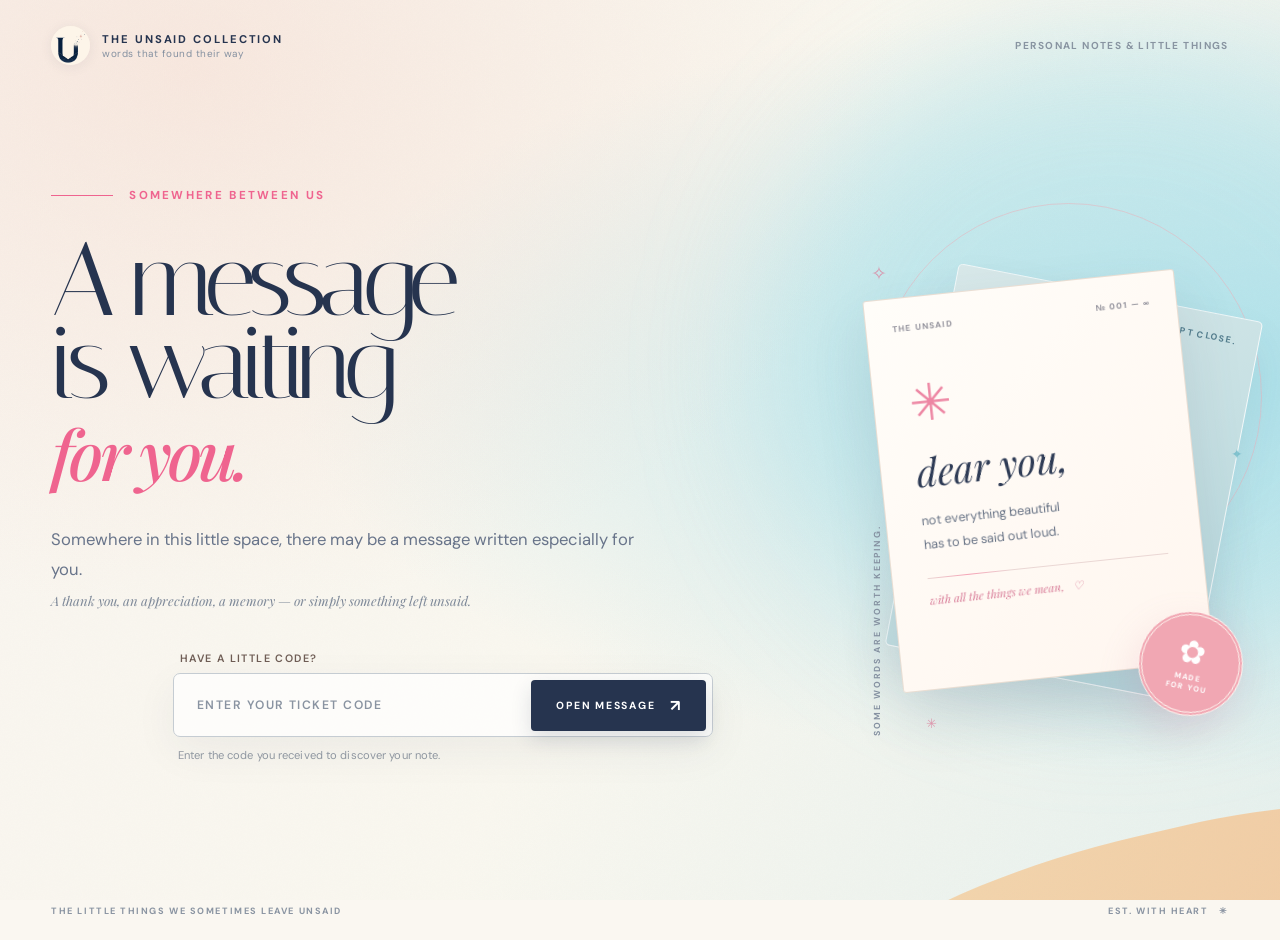
<file: index.html>
<!DOCTYPE html>
<html lang="en">
<head>
  <meta charset="UTF-8" />
  <meta name="viewport" content="width=device-width, initial-scale=1.0" />
  <meta name="description" content="Somewhere between us, there may be a message written especially for you. Welcome to The Unsaid Collection." />
  <meta name="theme-color" content="#f8f4ee" />
  <link rel="icon" type="image/png" sizes="32x32" href="assets/branding/favicon-32.png" />
  <link rel="apple-touch-icon" href="assets/branding/favicon-192.png" />
  <title>The Unsaid Collection — A Message for You</title>
  <link rel="preconnect" href="https://fonts.googleapis.com" />
  <link rel="preconnect" href="https://fonts.gstatic.com" crossorigin />
  <link href="https://fonts.googleapis.com/css2?family=DM+Sans:wght@400;500;600;700&family=Italiana&family=Playfair+Display:ital,wght@0,400;0,500;0,600;1,500;1,600&display=swap" rel="stylesheet" />
  <link rel="stylesheet" href="css/style.css?v=unsaid-20261031" />
  <link rel="stylesheet" href="css/landing-v2.css?v=unsaid-20261031" />
  <link rel="stylesheet" href="css/unsaid-redesign.css?v=unsaid-20261031" />
  <link rel="stylesheet" href="css/recipient-designs.css?v=unsaid-motion-20261031" />
  <link rel="stylesheet" href="css/unsaid-motion.css?v=unsaid-motion-20261031" />
</head>
<body class="landing-page dream-gate unsaid-landing">
  <div class="unsaid-atmosphere" aria-hidden="true">
    <span class="atmosphere-wash"></span>
    <span class="atmosphere-peach"></span>
    <span class="atmosphere-grain"></span>
    <span class="ambient-glimmer glimmer-one">✦</span>
    <span class="ambient-glimmer glimmer-two">✳</span>
    <span class="ambient-glimmer glimmer-three">✧</span>
    <span class="ambient-glimmer glimmer-four">✦</span>
  </div>

  <header class="dream-header unsaid-header">
    <a class="dream-brand unsaid-brand" href="index.html" aria-label="The Unsaid Collection home">
      <img class="unsaid-brand-mark" src="assets/branding/unsent-mark.png" alt="" />
      <span class="dream-brand-copy"><strong>THE UNSAID COLLECTION</strong><small>words that found their way</small></span>
    </a>
    <span class="dream-edition unsaid-edition">PERSONAL NOTES & LITTLE THINGS</span>
  </header>

  <main class="dream-main unsaid-main">
    <section class="dream-copy unsaid-copy" aria-labelledby="page-title">
      <p class="dream-kicker unsaid-kicker"><span aria-hidden="true"></span>SOMEWHERE BETWEEN US</p>
      <h1 id="page-title">A message<br />is waiting<br /><em>for you.</em></h1>
      <p class="dream-description unsaid-description">Somewhere in this little space, there may be a message written especially for you.</p>
      <p class="unsaid-whisper">A thank you, an appreciation, a memory — or simply something left unsaid.</p>

      <form id="inviteForm" class="invite-form dream-form unsaid-form" novalidate>
        <label for="inviteCode" class="unsaid-input-label">HAVE A LITTLE CODE?</label>
        <p id="formMessage" class="form-message dream-feedback" role="status" aria-live="polite"></p>
        <div class="input-wrap dream-input unsaid-input">
          <input id="inviteCode" name="inviteCode" type="text" inputmode="text" autocomplete="off" autocapitalize="characters" spellcheck="false" placeholder="ENTER YOUR TICKET CODE" maxlength="30" aria-describedby="formMessage" />
          <button id="submitButton" type="submit" aria-label="Open your message">
            <span class="button-label">OPEN MESSAGE</span><span class="button-arrow" aria-hidden="true">↗</span>
          </button>
        </div>
        <p class="unsaid-form-note">Enter the code you received to discover your note.</p>
      </form>
    </section>

    <aside class="unsaid-art" aria-hidden="true">
      <span class="unsaid-art-orbit"></span>
      <span class="art-floating-star floating-star-a">✧</span>
      <span class="art-floating-star floating-star-b">✦</span>
      <span class="art-floating-star floating-star-c">✳</span>
      <div class="unsaid-postcard-back"><span>WORDS, KEPT CLOSE.</span></div>
      <div class="unsaid-postcard">
        <div class="postcard-heading"><span>THE UNSAID</span><span>№ 001 — ∞</span></div>
        <div class="postcard-flower">✳</div>
        <div class="postcard-script">dear you,</div>
        <p>not everything beautiful<br />has to be said out loud.</p>
        <div class="postcard-rule"></div>
        <span class="postcard-signoff">with all the things we mean, &nbsp; ♡</span>
      </div>
      <div class="unsaid-art-seal"><span>✿</span><small>MADE<br />FOR YOU</small></div>
      <div class="unsaid-art-caption">SOME WORDS ARE WORTH KEEPING.</div>
    </aside>
  </main>

  <footer class="unsaid-footer"><span>THE LITTLE THINGS WE SOMETIMES LEAVE UNSAID</span><span>EST. WITH HEART &nbsp; ✳</span></footer>

  <div id="successOverlay" class="success-overlay dream-success" aria-hidden="true">
    <div class="success-portal" aria-hidden="true"><span class="success-orbit orbit-one"></span><span class="success-orbit orbit-two"></span><span class="success-star">✦</span></div>
    <div class="success-card"><p class="success-kicker">A NOTE HAS FOUND YOU</p><h2>For you, <span id="guestName">friend</span>.</h2><p>Your personal message is opening.</p><div class="loading-line"><span></span></div></div>
  </div>

  <button id="ownerResetButton" class="owner-reset-button" type="button" aria-label="Reset one-time read history"></button>
  <script src="js/messages.js?v=unsaid-20261031"></script>
  <script src="js/app.js?v=unsaid-20261031"></script>
</body>
</html>
</file>
<file: css/style.css>
:root {
  --ink: #25233a;
  --muted: #706d83;
  --paper: rgba(255, 255, 255, 0.76);
  --line: rgba(37, 35, 58, 0.13);
  --shadow: 0 30px 90px rgba(67, 54, 106, 0.18);
}

* {
  box-sizing: border-box;
}

html {
  scroll-behavior: smooth;
}

body {
  margin: 0;
  min-height: 100vh;
  font-family: "DM Sans", sans-serif;
  color: var(--ink);
  background: #f6f2fb;
  overflow-x: hidden;
}

button,
input {
  font: inherit;
}

button,
a {
  -webkit-tap-highlight-color: transparent;
}

button {
  cursor: pointer;
}

/* =========================================================
   LANDING PAGE — THE PRIVATE INVITATION
   ========================================================= */
.landing-page {
  position: relative;
  min-height: 100vh;
  display: flex;
  flex-direction: column;
  color: #f7f0e8;
  background: #0d1326;
  isolation: isolate;
}

.night-sky {
  position: fixed;
  z-index: -2;
  inset: 0;
  overflow: hidden;
  pointer-events: none;
  background:
    radial-gradient(circle at 70% 14%, rgba(120, 114, 165, 0.16), transparent 30%),
    radial-gradient(circle at 13% 84%, rgba(112, 64, 93, 0.18), transparent 31%),
    linear-gradient(145deg, #10182e 0%, #0d1326 48%, #111326 100%);
}

.aurora,
.moon-glow,
.stars,
.landing-grain {
  position: absolute;
}

.aurora {
  border-radius: 50%;
  filter: blur(75px);
  opacity: 0.34;
  animation: landing-drift 16s ease-in-out infinite;
}

.aurora-one {
  width: 540px;
  height: 410px;
  top: -180px;
  right: -100px;
  background: #7775a8;
}

.aurora-two {
  width: 430px;
  height: 430px;
  left: -180px;
  bottom: -220px;
  background: #713e5f;
  animation-delay: -7s;
}

.moon-glow {
  width: 320px;
  height: 320px;
  top: 9%;
  right: 13%;
  border-radius: 50%;
  background: rgba(247, 232, 206, 0.09);
  filter: blur(18px);
  box-shadow: 0 0 100px rgba(246, 224, 189, 0.08);
}

.stars {
  inset: 0;
  opacity: 0.36;
  background-image:
    radial-gradient(circle, rgba(255,255,255,.9) 0 1px, transparent 1.2px),
    radial-gradient(circle, rgba(255,239,218,.72) 0 1px, transparent 1.3px);
  background-position: 0 0, 35px 24px;
}

.stars-small {
  background-size: 86px 86px, 112px 112px;
  mask-image: linear-gradient(to bottom, black, transparent 84%);
}

.stars-large {
  opacity: 0.17;
  background-size: 220px 220px, 310px 310px;
  transform: translateY(-40px);
}

.landing-grain {
  inset: 0;
  opacity: 0.14;
  mix-blend-mode: soft-light;
  background-image: url("data:image/svg+xml,%3Csvg viewBox='0 0 180 180' xmlns='http://www.w3.org/2000/svg'%3E%3Cfilter id='n'%3E%3CfeTurbulence type='fractalNoise' baseFrequency='.86' numOctaves='3' stitchTiles='stitch'/%3E%3C/filter%3E%3Crect width='100%25' height='100%25' filter='url(%23n)' opacity='.55'/%3E%3C/svg%3E");
}

.landing-header,
.landing-footer,
.landing-shell {
  width: min(1240px, calc(100% - 48px));
  margin-inline: auto;
}

.landing-header {
  position: relative;
  z-index: 4;
  display: flex;
  align-items: center;
  justify-content: space-between;
  gap: 20px;
  padding: 30px 0 14px;
  border-bottom: 1px solid rgba(255,255,255,0.1);
}

.landing-brand {
  display: inline-flex;
  align-items: center;
  gap: 10px;
  color: #f6ede4;
  font-family: "Italiana", "Playfair Display", serif;
  font-size: 1.2rem;
  letter-spacing: 0.06em;
  text-decoration: none;
}

.brand-star {
  color: #d0aa7c;
  font-size: 0.85rem;
}

.landing-header p,
.landing-footer p {
  margin: 0;
  color: rgba(238, 230, 222, 0.46);
  font-size: 0.68rem;
  letter-spacing: 0.16em;
  text-transform: uppercase;
}

.landing-shell {
  position: relative;
  z-index: 2;
  flex: 1;
  display: grid;
  grid-template-columns: minmax(0, 1.02fr) minmax(430px, 0.78fr);
  align-items: center;
  gap: clamp(55px, 8vw, 120px);
  padding: 58px 0 62px;
}

.landing-copy {
  max-width: 650px;
}

.landing-kicker {
  display: flex;
  align-items: center;
  gap: 12px;
  margin: 0 0 25px;
  color: #c8a77f;
  font-size: 0.69rem;
  font-weight: 600;
  letter-spacing: 0.19em;
  text-transform: uppercase;
}

.landing-kicker span {
  width: 42px;
  height: 1px;
  background: #c8a77f;
}

.landing-copy h1 {
  margin: 0;
  color: #f7f0e8;
  font-family: "Italiana", "Playfair Display", serif;
  font-size: clamp(4rem, 7.2vw, 7.25rem);
  font-weight: 400;
  letter-spacing: -0.05em;
  line-height: 0.91;
}

.landing-copy h1 em {
  display: block;
  margin-top: 0.11em;
  color: #d4af83;
  font-family: "Playfair Display", serif;
  font-size: 0.58em;
  font-weight: 500;
  letter-spacing: -0.025em;
}

.landing-intro {
  max-width: 590px;
  margin: 32px 0 0;
  color: rgba(239, 232, 225, 0.65);
  font-size: 0.98rem;
  line-height: 1.9;
}

.landing-details {
  display: flex;
  align-items: center;
  gap: 24px;
  margin-top: 46px;
}

.landing-details > div {
  display: grid;
  grid-template-columns: auto 1fr;
  align-items: center;
  gap: 12px;
  max-width: 200px;
}

.landing-details strong {
  color: #d0aa7c;
  font-family: "Italiana", serif;
  font-size: 1.45rem;
  font-weight: 400;
}

.landing-details span {
  color: rgba(239, 232, 225, 0.53);
  font-size: 0.72rem;
  line-height: 1.45;
}

.landing-details > i {
  width: 35px;
  height: 1px;
  background: rgba(255,255,255,0.14);
}

.invitation-stage {
  position: relative;
  width: min(100%, 505px);
  justify-self: end;
  padding: 24px 18px 18px;
  perspective: 1300px;
}

.letter-stack {
  position: absolute;
  inset: 40px 30px 6px;
  transform-style: preserve-3d;
}

.paper {
  position: absolute;
  inset: 0;
  border: 1px solid rgba(67, 51, 51, 0.11);
  border-radius: 4px;
  background: #e9dfd0;
  box-shadow: 0 30px 80px rgba(0,0,0,0.28);
}

.paper-back {
  transform: rotate(6deg) translate(8px, 8px);
  opacity: 0.5;
}

.paper-middle {
  transform: rotate(-3deg) translate(-7px, 7px);
  opacity: 0.72;
}

.invitation-card {
  position: relative;
  z-index: 2;
  min-height: 565px;
  padding: clamp(34px, 5vw, 53px);
  color: #28211f;
  background:
    linear-gradient(rgba(245, 237, 224, 0.95), rgba(245, 237, 224, 0.95)),
    repeating-linear-gradient(0deg, transparent 0 30px, rgba(75,52,42,.04) 31px);
  border: 1px solid rgba(255,255,255,0.65);
  border-radius: 4px;
  box-shadow: 0 38px 100px rgba(0,0,0,0.37);
  transform: rotateY(-2deg) rotateZ(0.25deg);
  transition: transform 0.5s cubic-bezier(.2,.8,.2,1), box-shadow 0.5s ease;
}

.invitation-stage:hover .invitation-card,
.invitation-stage:focus-within .invitation-card {
  transform: rotateY(0deg) rotateZ(0deg) translateY(-4px);
  box-shadow: 0 46px 115px rgba(0,0,0,0.42);
}

.card-corners::before,
.card-corners::after,
.invitation-card::before,
.invitation-card::after {
  position: absolute;
  width: 22px;
  height: 22px;
  content: "";
  border-color: rgba(92, 69, 56, 0.34);
}

.card-corners::before { top: 15px; left: 15px; border-top: 1px solid; border-left: 1px solid; }
.card-corners::after { top: 15px; right: 15px; border-top: 1px solid; border-right: 1px solid; }
.invitation-card::before { bottom: 15px; left: 15px; border-bottom: 1px solid; border-left: 1px solid; }
.invitation-card::after { bottom: 15px; right: 15px; border-bottom: 1px solid; border-right: 1px solid; }

.invitation-heading {
  display: flex;
  align-items: center;
  justify-content: space-between;
  color: rgba(53, 42, 38, 0.45);
  font-size: 0.65rem;
  letter-spacing: 0.16em;
  text-transform: uppercase;
}

.invitation-symbol {
  color: #966346;
  font-size: 0.9rem;
}

.wax-seal {
  position: relative;
  width: 74px;
  height: 74px;
  display: grid;
  place-items: center;
  margin: 32px auto 27px;
  color: #f0d8c2;
  background:
    radial-gradient(circle at 35% 28%, rgba(255,255,255,.25), transparent 18%),
    radial-gradient(circle, #a2574a 0 58%, #844338 60% 72%, #9b5144 74%);
  border-radius: 48% 52% 46% 54% / 54% 44% 56% 46%;
  filter: drop-shadow(0 8px 10px rgba(83,38,32,.28));
  transform: rotate(-7deg);
  transition: transform 0.35s ease;
}

.invitation-stage:hover .wax-seal {
  transform: rotate(0) scale(1.04);
}

.wax-seal::after {
  position: absolute;
  inset: 11px;
  border: 1px solid rgba(249, 220, 196, 0.42);
  border-radius: 50%;
  content: "";
}

.wax-seal span {
  position: relative;
  z-index: 1;
  font-family: "Italiana", serif;
  font-size: 1.85rem;
}

.card-kicker {
  margin: 0 0 11px;
  color: #9a6a4d;
  font-size: 0.62rem;
  font-weight: 600;
  letter-spacing: 0.17em;
  text-align: center;
  text-transform: uppercase;
}

.invitation-card h2 {
  margin: 0;
  font-family: "Italiana", "Playfair Display", serif;
  font-size: clamp(2.55rem, 4vw, 3.35rem);
  font-weight: 400;
  letter-spacing: -0.04em;
  line-height: 0.95;
  text-align: center;
}

.card-description {
  max-width: 310px;
  margin: 20px auto 28px;
  color: #786b65;
  font-size: 0.82rem;
  line-height: 1.65;
  text-align: center;
}

.invite-form {
  width: 100%;
  margin: 0 auto;
}

.invite-form label {
  display: block;
  margin: 0 0 8px 2px;
  color: #6f5d55;
  font-size: 0.67rem;
  font-weight: 600;
  letter-spacing: 0.13em;
  text-transform: uppercase;
}

.input-wrap {
  display: grid;
  grid-template-columns: auto minmax(0, 1fr) auto;
  align-items: center;
  gap: 10px;
  min-height: 59px;
  padding: 6px 7px 6px 15px;
  border: 1px solid rgba(79, 58, 48, 0.2);
  background: rgba(255,255,255,0.39);
  box-shadow: inset 0 1px rgba(255,255,255,0.55);
  transition: border-color .25s ease, box-shadow .25s ease, transform .25s ease;
}

.input-wrap:focus-within {
  border-color: rgba(146, 82, 64, 0.58);
  box-shadow: 0 10px 28px rgba(75, 51, 43, 0.11), inset 0 1px rgba(255,255,255,.75);
  transform: translateY(-1px);
}

.input-wrap.error {
  border-color: rgba(165, 55, 62, 0.62);
  animation: shake 0.38s ease;
}

.input-icon {
  color: rgba(91, 68, 58, 0.45);
  font-family: "Italiana", serif;
  font-size: 1.2rem;
}

.input-wrap input {
  min-width: 0;
  width: 100%;
  padding: 12px 0;
  border: 0;
  outline: 0;
  color: #342925;
  background: transparent;
  font-size: 0.92rem;
  font-weight: 600;
  letter-spacing: 0.12em;
  text-transform: uppercase;
}

.input-wrap input::placeholder {
  color: rgba(87, 68, 61, 0.31);
}

.input-wrap button {
  min-width: 112px;
  display: inline-flex;
  align-items: center;
  justify-content: center;
  gap: 10px;
  padding: 14px 16px;
  border: 0;
  color: #f8eee4;
  background: #2e292b;
  box-shadow: 0 9px 20px rgba(41, 34, 35, 0.2);
  transition: transform .2s ease, background .2s ease, opacity .2s ease;
}

.input-wrap button:hover {
  background: #4b3936;
  transform: translateY(-2px);
}

.input-wrap button:disabled {
  cursor: progress;
  opacity: .67;
}

.input-wrap button.checking .button-arrow {
  animation: spinner .7s linear infinite;
}

.button-arrow {
  font-size: 1rem;
}

.form-feedback {
  min-height: 28px;
  display: flex;
  align-items: flex-start;
  justify-content: space-between;
  gap: 12px;
  padding: 8px 2px 0;
}

.form-message {
  margin: 0;
  color: #a13f48;
  font-size: 0.72rem;
  line-height: 1.35;
}

.form-message.success {
  color: #4d755b;
}

.form-feedback > span {
  flex: none;
  color: rgba(80, 63, 56, 0.43);
  font-size: 0.64rem;
}

.card-footer {
  display: flex;
  align-items: center;
  justify-content: center;
  gap: 10px;
  margin-top: 19px;
  color: rgba(65, 50, 44, 0.38);
  font-family: "Playfair Display", serif;
  font-size: 0.62rem;
  font-style: italic;
}

.card-footer i {
  width: 3px;
  height: 3px;
  background: #a27b64;
  border-radius: 50%;
}

.floating-note {
  position: absolute;
  z-index: 4;
  padding: 9px 13px;
  color: rgba(243, 231, 219, 0.6);
  background: rgba(12, 17, 33, 0.62);
  border: 1px solid rgba(255,255,255,0.09);
  border-radius: 999px;
  backdrop-filter: blur(12px);
  font-family: "Playfair Display", serif;
  font-size: 0.66rem;
  font-style: italic;
  white-space: nowrap;
  box-shadow: 0 12px 35px rgba(0,0,0,.18);
  animation: note-float 5s ease-in-out infinite;
}

.note-one {
  top: 9px;
  right: -47px;
}

.note-two {
  left: -59px;
  bottom: 49px;
  animation-delay: -2.3s;
}

.landing-footer {
  position: relative;
  z-index: 3;
  display: flex;
  justify-content: space-between;
  gap: 24px;
  padding: 14px 0 27px;
}

.landing-footer span {
  display: inline-block;
  margin-left: 6px;
  animation: scroll-nudge 1.8s ease-in-out infinite;
}

.reveal-item {
  opacity: 0;
  transform: translateY(18px);
  animation: reveal .85s cubic-bezier(.2,.75,.2,1) forwards;
}

.landing-header.reveal-item { animation-delay: .05s; }
.landing-copy .reveal-item:nth-child(1) { animation-delay: .12s; }
.landing-copy .reveal-item:nth-child(2) { animation-delay: .22s; }
.landing-copy .reveal-item:nth-child(3) { animation-delay: .34s; }
.landing-copy .reveal-item:nth-child(4) { animation-delay: .46s; }
.invitation-stage.reveal-item { animation-delay: .3s; }
.landing-footer.reveal-item { animation-delay: .58s; }

.success-overlay {
  position: fixed;
  z-index: 30;
  inset: 0;
  display: grid;
  place-items: center;
  padding: 24px;
  background: rgba(6, 10, 22, 0.72);
  backdrop-filter: blur(20px);
  opacity: 0;
  visibility: hidden;
  transition: opacity .4s ease, visibility .4s ease;
}

.success-overlay.active {
  opacity: 1;
  visibility: visible;
}

.success-rings {
  position: absolute;
  width: min(68vw, 660px);
  aspect-ratio: 1;
}

.success-rings span {
  position: absolute;
  inset: 0;
  border: 1px solid rgba(218, 180, 134, 0.12);
  border-radius: 50%;
  animation: ring-pulse 2s ease-out infinite;
}

.success-rings span:nth-child(2) { inset: 13%; animation-delay: -.65s; }
.success-rings span:nth-child(3) { inset: 27%; animation-delay: -1.3s; }

.success-card {
  position: relative;
  width: min(440px, 100%);
  padding: 46px 38px;
  color: #2c2523;
  text-align: center;
  background: #f3eadf;
  border: 1px solid rgba(255,255,255,0.75);
  box-shadow: 0 40px 120px rgba(0,0,0,.45);
  transform: translateY(22px) scale(.96);
  transition: transform .45s cubic-bezier(.2,.8,.2,1);
}

.success-overlay.active .success-card {
  transform: translateY(0) scale(1);
}

.success-icon {
  width: 48px;
  height: 48px;
  display: grid;
  place-items: center;
  margin: 0 auto 18px;
  color: #9e654d;
  border: 1px solid rgba(126, 82, 63, .24);
  border-radius: 50%;
}

.success-kicker {
  margin: 0;
  color: #9b6a52;
  font-size: .67rem;
  font-weight: 600;
  letter-spacing: .18em;
  text-transform: uppercase;
}

.success-card h2 {
  margin: 12px 0 9px;
  font-family: "Italiana", "Playfair Display", serif;
  font-size: 2.75rem;
  font-weight: 400;
  letter-spacing: -.04em;
}

.success-card > p:not(.success-kicker) {
  margin: 0;
  color: #746862;
}

.success-card small {
  color: #8e817a;
}

.loading-line {
  height: 2px;
  margin: 27px 0 14px;
  overflow: hidden;
  background: rgba(76, 57, 49, 0.11);
}

.loading-line span {
  display: block;
  width: 0;
  height: 100%;
  background: linear-gradient(90deg, #804a3e, #cf9f73);
}

.success-overlay.active .loading-line span {
  animation: load 1.45s ease forwards;
}

.landing-page.invite-accepted .invitation-card {
  transform: translateY(-10px) rotateX(2deg) scale(.98);
}

@keyframes landing-drift {
  0%, 100% { transform: translate3d(0,0,0) scale(1); }
  50% { transform: translate3d(34px,-18px,0) scale(1.08); }
}

@keyframes note-float {
  0%, 100% { transform: translateY(0) rotate(-1deg); }
  50% { transform: translateY(-8px) rotate(1deg); }
}

@keyframes scroll-nudge {
  0%, 100% { transform: translateY(0); opacity: .5; }
  50% { transform: translateY(4px); opacity: 1; }
}

@keyframes spinner {
  to { transform: rotate(360deg); }
}

@keyframes ring-pulse {
  0% { transform: scale(.7); opacity: 0; }
  35% { opacity: .8; }
  100% { transform: scale(1.12); opacity: 0; }
}

@media (max-width: 1020px) {
  .landing-shell {
    grid-template-columns: 1fr;
    gap: 70px;
    padding-top: 70px;
  }

  .landing-copy {
    max-width: 780px;
    text-align: center;
    justify-self: center;
  }

  .landing-kicker,
  .landing-details {
    justify-content: center;
  }

  .landing-intro {
    margin-inline: auto;
  }

  .invitation-stage {
    justify-self: center;
  }
}

@media (max-width: 620px) {
  .landing-header,
  .landing-footer,
  .landing-shell {
    width: min(100% - 28px, 1240px);
  }

  .landing-header {
    padding-top: 20px;
  }

  .landing-header p {
    display: none;
  }

  .landing-shell {
    gap: 45px;
    padding: 50px 0 36px;
  }

  .landing-copy h1 {
    font-size: clamp(3.35rem, 18vw, 5.2rem);
  }

  .landing-intro {
    font-size: .9rem;
    line-height: 1.8;
  }

  .landing-details {
    gap: 12px;
    margin-top: 35px;
  }

  .landing-details > div {
    grid-template-columns: 1fr;
    gap: 2px;
    text-align: center;
  }

  .landing-details > i {
    width: 20px;
  }

  .invitation-stage {
    padding: 10px 0;
  }

  .letter-stack {
    inset: 25px 7px 0;
  }

  .invitation-card {
    min-height: 0;
    padding: 38px 24px 34px;
    transform: none;
  }

  .invitation-stage:hover .invitation-card,
  .invitation-stage:focus-within .invitation-card {
    transform: translateY(-2px);
  }

  .wax-seal {
    width: 66px;
    height: 66px;
    margin: 27px auto 23px;
  }

  .input-wrap {
    grid-template-columns: auto minmax(0, 1fr);
    padding: 8px 9px 8px 14px;
  }

  .input-wrap button {
    grid-column: 1 / -1;
    width: 100%;
  }

  .form-feedback {
    min-height: 37px;
  }

  .floating-note {
    display: none;
  }

  .card-footer {
    gap: 7px;
    font-size: .57rem;
  }

  .landing-footer {
    justify-content: center;
    text-align: center;
  }

  .landing-footer p:last-child {
    display: none;
  }
}

.message-page {
  min-height: 100vh;
  transition: background 0.6s ease, color 0.6s ease;
}

.message-header,
.message-footer {
  position: relative;
  z-index: 5;
  display: flex;
  align-items: center;
  justify-content: space-between;
  gap: 20px;
  width: min(1180px, calc(100% - 40px));
  margin: 0 auto;
}

.message-header {
  padding: 24px 0;
}

.brand {
  color: inherit;
  font-family: "Playfair Display", serif;
  font-style: italic;
  text-decoration: none;
}

.ghost-button,
.secondary-button {
  border: 1px solid var(--theme-line, rgba(255,255,255,0.25));
  color: inherit;
  background: var(--theme-glass, rgba(255,255,255,0.08));
  backdrop-filter: blur(12px);
  transition: transform 0.2s ease, background 0.2s ease;
}

.ghost-button {
  padding: 10px 15px;
  border-radius: 999px;
  font-size: 0.78rem;
}

.ghost-button:hover,
.secondary-button:hover {
  transform: translateY(-2px);
  background: var(--theme-glass-hover, rgba(255,255,255,0.14));
}

.message-shell {
  position: relative;
  z-index: 2;
  width: min(1000px, calc(100% - 32px));
  margin: 0 auto;
}

.intro-scene {
  min-height: calc(100vh - 150px);
  display: flex;
  flex-direction: column;
  align-items: center;
  justify-content: center;
  padding: 42px 0 90px;
  text-align: center;
  transition: opacity 0.5s ease, transform 0.5s ease;
}

.intro-scene.leaving {
  opacity: 0;
  transform: translateY(-22px);
}

.envelope-wrap {
  height: 180px;
  display: grid;
  place-items: center;
  margin-bottom: 24px;
  perspective: 1000px;
}

.envelope {
  position: relative;
  width: 230px;
  height: 145px;
  padding: 0;
  border: 0;
  background: transparent;
  filter: drop-shadow(0 25px 28px rgba(0,0,0,0.18));
  transition: transform 0.25s ease;
}

.envelope:hover {
  transform: translateY(-7px) rotate(-1deg);
}

.envelope-back,
.envelope-front,
.envelope-flap {
  position: absolute;
  inset: 0;
  border-radius: 10px;
}

.envelope-back {
  background: var(--theme-envelope, #ece0f4);
}

.envelope-front {
  z-index: 3;
  clip-path: polygon(0 0, 50% 50%, 100% 0, 100% 100%, 0 100%);
  background: var(--theme-envelope-front, #dfcfe9);
}

.envelope-flap {
  z-index: 4;
  transform-origin: top;
  clip-path: polygon(0 0, 100% 0, 50% 62%);
  background: var(--theme-envelope-flap, #f4e9f9);
  transition: transform 0.75s cubic-bezier(.2,.8,.2,1), z-index 0s 0.3s;
}

.letter-preview {
  position: absolute;
  z-index: 2;
  left: 18px;
  right: 18px;
  bottom: 12px;
  height: 112px;
  padding: 22px;
  background: #fffdf8;
  border-radius: 8px;
  transition: transform 0.75s cubic-bezier(.2,.8,.2,1);
}

.letter-lines,
.letter-lines::before,
.letter-lines::after {
  display: block;
  height: 5px;
  border-radius: 99px;
  background: #ddd5cc;
  content: "";
}

.letter-lines::before {
  width: 72%;
  margin-top: 12px;
}

.letter-lines::after {
  width: 54%;
  margin-top: 12px;
}

.letter-seal {
  position: absolute;
  right: 18px;
  bottom: 15px;
  color: var(--theme-accent, #8b6da7);
}

.envelope.opened .envelope-flap {
  z-index: 1;
  transform: rotateX(180deg);
}

.envelope.opened .letter-preview {
  transform: translateY(-74px);
}

.message-kicker {
  margin: 0 0 12px;
  color: var(--theme-accent, #b8a4d9);
}

.intro-scene h1 {
  margin: 0;
  max-width: 750px;
  font-size: clamp(3.3rem, 9vw, 7rem);
  line-height: 0.95;
  color: var(--theme-heading, white);
}

.message-subtitle {
  width: min(560px, 100%);
  margin: 24px auto 30px;
  color: var(--theme-muted, rgba(255,255,255,0.72));
  line-height: 1.7;
}

.primary-button {
  display: inline-flex;
  align-items: center;
  gap: 16px;
  padding: 15px 20px;
  background: var(--theme-button, linear-gradient(135deg, #fff, #eee));
  color: var(--theme-button-text, #28233a);
}

.letter-scene {
  display: none;
  padding: 60px 0 100px;
}

.letter-scene.visible {
  display: block;
  animation: reveal 0.7s ease forwards;
}

.letter-card {
  width: min(760px, 100%);
  margin: 0 auto;
  padding: clamp(30px, 7vw, 70px);
  color: #2c2830;
  background:
    linear-gradient(rgba(255,253,248,0.94), rgba(255,253,248,0.94)),
    repeating-linear-gradient(0deg, transparent, transparent 31px, rgba(93,72,70,0.05) 32px);
  border: 1px solid rgba(255,255,255,0.78);
  border-radius: 10px;
  box-shadow: 0 35px 90px rgba(0,0,0,0.2);
  transform: rotate(-0.35deg);
}

.letter-topline {
  display: flex;
  justify-content: space-between;
  gap: 20px;
  margin-bottom: 44px;
  color: #91848d;
  font-size: 0.78rem;
  letter-spacing: 0.08em;
  text-transform: uppercase;
}

.letter-symbol {
  color: var(--theme-accent, #87639c);
}

.letter-greeting {
  margin: 0 0 30px;
  font-family: "Playfair Display", serif;
  font-size: clamp(2rem, 5vw, 3.1rem);
}

.letter-body p {
  margin: 0 0 24px;
  color: #49424a;
  font-family: "Playfair Display", serif;
  font-size: clamp(1.14rem, 2.3vw, 1.34rem);
  line-height: 1.95;
  opacity: 0;
  transform: translateY(14px);
}

.letter-body p.visible {
  animation: reveal 0.75s ease forwards;
}

.letter-closing {
  margin-top: 48px;
  padding-top: 30px;
  border-top: 1px solid rgba(51,44,48,0.12);
}

.letter-closing > p {
  color: #5e555d;
  font-style: italic;
}

.signature-block {
  display: flex;
  flex-direction: column;
  align-items: flex-end;
  gap: 7px;
  margin-top: 36px;
  color: #6f646d;
  font-family: "Playfair Display", serif;
}

.signature-block strong {
  color: #332d34;
  font-size: 1.1rem;
}

.after-message {
  width: min(640px, 100%);
  margin: 34px auto 0;
  text-align: center;
  color: var(--theme-muted, rgba(255,255,255,0.72));
}

.after-message p {
  line-height: 1.7;
}

.secondary-button {
  margin-top: 12px;
  padding: 12px 18px;
  border-radius: 999px;
}

.message-footer {
  padding: 26px 0;
  color: var(--theme-muted, rgba(255,255,255,0.55));
  font-size: 0.72rem;
}

.glow {
  position: absolute;
  border-radius: 50%;
  filter: blur(60px);
  opacity: 0.38;
  animation: float 13s ease-in-out infinite;
}

.glow-one {
  width: 480px;
  height: 480px;
  top: -180px;
  left: -150px;
  background: var(--theme-glow-one, #72568e);
}

.glow-two {
  width: 520px;
  height: 520px;
  right: -210px;
  bottom: -190px;
  background: var(--theme-glow-two, #b97b9f);
  animation-delay: -5s;
}

.particle {
  position: absolute;
  display: block;
  width: 4px;
  height: 4px;
  background: var(--theme-particle, rgba(255,255,255,0.65));
  border-radius: 50%;
  animation: drift linear infinite;
}

@keyframes reveal {
  to { opacity: 1; transform: translateY(0); }
}

@keyframes float {
  0%, 100% { transform: translate3d(0, 0, 0) scale(1); }
  50% { transform: translate3d(18px, -22px, 0) scale(1.05); }
}

@keyframes drift {
  from { transform: translateY(105vh) scale(0.6); opacity: 0; }
  12% { opacity: 0.8; }
  88% { opacity: 0.4; }
  to { transform: translateY(-20vh) scale(1.1); opacity: 0; }
}

@keyframes shake {
  0%, 100% { transform: translateX(0); }
  25% { transform: translateX(-7px); }
  75% { transform: translateX(7px); }
}

@keyframes load {
  to { width: 100%; }
}

@media (max-width: 700px) {
  .message-header,
  .message-footer {
    width: min(100% - 28px, 1180px);
  }

  .message-footer {
    align-items: flex-start;
    flex-direction: column;
  }

  .intro-scene {
    min-height: calc(100vh - 120px);
    padding-top: 24px;
  }

  .envelope {
    transform: scale(0.88);
  }

  .envelope:hover {
    transform: translateY(-5px) scale(0.88);
  }

  .letter-card {
    transform: none;
  }
}

@media (prefers-reduced-motion: reduce) {
  *, *::before, *::after {
    animation-duration: 0.01ms !important;
    animation-iteration-count: 1 !important;
    scroll-behavior: auto !important;
    transition-duration: 0.01ms !important;
  }
}


/* Smooth opening overrides */
.intro-scene {
  transition: opacity .9s cubic-bezier(.22,.7,.2,1), transform .9s cubic-bezier(.22,.7,.2,1), filter .9s ease;
}

.intro-scene.leaving {
  opacity: 0;
  transform: translateY(-14px) scale(.988);
  filter: blur(7px);
}

.envelope {
  transition: transform .35s ease, filter .35s ease;
}

.envelope.opened {
  animation: envelope-settle 1.2s cubic-bezier(.22,.76,.18,1) forwards;
}

.envelope-flap {
  transition: transform 1.08s cubic-bezier(.22,.76,.18,1), z-index 0s .42s;
}

.letter-preview {
  transition: transform 1.08s cubic-bezier(.22,.76,.18,1), box-shadow 1.08s ease;
}

.envelope.opened .letter-preview {
  transform: translateY(-82px);
  box-shadow: 0 20px 30px rgba(44, 26, 42, .14);
}

@keyframes envelope-settle {
  0% { transform: translateY(0) scale(1) rotate(0deg); }
  45% { transform: translateY(-5px) scale(1.015) rotate(-.4deg); }
  100% { transform: translateY(-2px) scale(1.01) rotate(0deg); }
}
</file>
<file: css/landing-v2.css>
/* =========================================================
   LANDING V4 — DREAM GATE
   One immersive surreal fragrance-world. No card collage,
   no instruction panel, no technical footer.
   ========================================================= */
.dream-gate {
  --dream-ink: #24304b;
  --dream-deep: #50375f;
  --dream-pink: #ed6e92;
  --dream-cream: #fff9ed;
  --dream-sky: #a9deea;
  --dream-lime: #dce9a3;
  min-height: 100svh;
  display: flex;
  flex-direction: column;
  overflow: hidden;
  color: var(--dream-ink);
  background: #a9dce7;
  isolation: isolate;
}

.dream-world {
  position: fixed;
  z-index: -5;
  inset: 0;
  overflow: hidden;
  pointer-events: none;
}

.dream-art {
  position: absolute;
  inset: 0;
  width: 100%;
  height: 100%;
}

.dream-grain,
.dream-vignette {
  position: absolute;
  inset: 0;
}

.dream-grain {
  opacity: .09;
  mix-blend-mode: multiply;
  background-image: url("data:image/svg+xml,%3Csvg viewBox='0 0 180 180' xmlns='http://www.w3.org/2000/svg'%3E%3Cfilter id='n'%3E%3CfeTurbulence type='fractalNoise' baseFrequency='.8' numOctaves='3' stitchTiles='stitch'/%3E%3C/filter%3E%3Crect width='100%25' height='100%25' filter='url(%23n)' opacity='.55'/%3E%3C/svg%3E");
}

.dream-vignette {
  background:
    linear-gradient(90deg, rgba(251, 244, 232, .88) 0%, rgba(251, 244, 232, .67) 31%, rgba(251, 244, 232, .08) 61%, transparent 100%),
    linear-gradient(180deg, rgba(255,255,255,.08), rgba(44,54,82,.08));
}

.dream-header,
.dream-main {
  width: min(1440px, calc(100% - 64px));
  margin-inline: auto;
}

.dream-header {
  position: relative;
  z-index: 8;
  display: flex;
  align-items: center;
  justify-content: space-between;
  gap: 24px;
  padding: 28px 0 12px;
}

.dream-brand {
  display: inline-flex;
  align-items: center;
  gap: 11px;
  color: var(--dream-ink);
  text-decoration: none;
}

.dream-brand-mark {
  width: 40px;
  height: 40px;
  display: grid;
  place-items: center;
  color: var(--dream-cream);
  background: var(--dream-ink);
  border-radius: 50% 50% 50% 14px;
  font-family: "Italiana", serif;
  font-size: 1.22rem;
  box-shadow: 0 12px 28px rgba(36,48,75,.17);
}

.dream-brand-copy {
  display: flex;
  flex-direction: column;
  gap: 1px;
}

.dream-brand-copy strong {
  font-size: .78rem;
  letter-spacing: .2em;
}

.dream-brand-copy small,
.dream-edition {
  color: rgba(36,48,75,.58);
  font-size: .62rem;
  letter-spacing: .12em;
}

.dream-edition {
  font-weight: 700;
}

.dream-main {
  position: relative;
  z-index: 4;
  flex: 1;
  display: flex;
  align-items: center;
  padding: clamp(44px, 7vh, 86px) 0 clamp(60px, 10vh, 110px);
}

.dream-copy {
  width: min(670px, 54vw);
  padding-left: clamp(0px, 2vw, 28px);
}

.dream-kicker {
  display: flex;
  align-items: center;
  gap: 12px;
  margin: 0 0 20px;
  color: var(--dream-pink);
  font-size: .68rem;
  font-weight: 700;
  letter-spacing: .19em;
  text-transform: uppercase;
}

.dream-kicker span {
  width: 44px;
  height: 1px;
  background: currentColor;
}

.dream-copy h1 {
  margin: 0;
  max-width: 680px;
  color: var(--dream-ink);
  font-family: "Italiana", "Playfair Display", serif;
  font-size: clamp(4.8rem, 8vw, 8.8rem);
  font-weight: 400;
  letter-spacing: -.065em;
  line-height: .79;
  text-wrap: balance;
}

.dream-copy h1 em {
  display: inline-block;
  margin-top: .13em;
  color: var(--dream-pink);
  font-family: "Playfair Display", serif;
  font-size: .64em;
  font-weight: 500;
  letter-spacing: -.035em;
}

.dream-description {
  max-width: 515px;
  margin: 30px 0 0;
  color: rgba(36,48,75,.72);
  font-size: .97rem;
  line-height: 1.8;
}

.dream-form {
  width: min(570px, 100%);
  margin-top: 34px;
}

.sr-only {
  position: absolute;
  width: 1px;
  height: 1px;
  padding: 0;
  margin: -1px;
  overflow: hidden;
  clip: rect(0,0,0,0);
  white-space: nowrap;
  border: 0;
}

.dream-input {
  position: relative;
  height: 72px;
  display: flex;
  align-items: center;
  padding: 7px 7px 7px 24px;
  border: 1px solid rgba(36,48,75,.12);
  border-radius: 999px;
  background: rgba(255,249,237,.76);
  box-shadow: 0 24px 62px rgba(62,73,106,.16);
  backdrop-filter: blur(18px);
  transition: border-color .3s ease, box-shadow .3s ease, transform .3s ease;
}

.dream-input:focus-within {
  border-color: rgba(237,110,146,.72);
  box-shadow: 0 28px 74px rgba(237,110,146,.19);
  transform: translateY(-2px);
}

.dream-input input {
  min-width: 0;
  flex: 1;
  padding: 0 14px 0 0;
  color: var(--dream-ink);
  background: transparent;
  border: 0;
  outline: 0;
  font-size: .82rem;
  font-weight: 700;
  letter-spacing: .14em;
  text-transform: uppercase;
}

.dream-input input::placeholder {
  color: rgba(36,48,75,.38);
  opacity: 1;
}

.dream-input button {
  height: 58px;
  width: auto;
  min-width: 145px;
  flex: none;
  display: inline-flex;
  align-items: center;
  justify-content: center;
  gap: 18px;
  padding: 0 22px;
  color: var(--dream-cream);
  background: var(--dream-ink);
  border: 0;
  border-radius: 999px;
  box-shadow: 0 14px 34px rgba(36,48,75,.22);
  font-size: .7rem;
  font-weight: 700;
  letter-spacing: .17em;
  transition: transform .25s ease, background .25s ease, opacity .25s ease;
}

.dream-input button:hover:not(:disabled) {
  transform: translateY(-2px) scale(1.01);
  background: var(--dream-pink);
}

.dream-input button:disabled {
  cursor: wait;
  opacity: .76;
}

.button-arrow {
  font-size: 1rem;
  letter-spacing: 0;
}

.dream-feedback {
  min-height: 22px;
  margin: 11px 0 0 24px;
  color: #a53d62;
  font-size: .72rem;
}

.dream-feedback.success {
  color: #397066;
}

.dream-input.error {
  animation: dream-shake .42s ease;
  border-color: rgba(181,55,88,.62);
  box-shadow: 0 24px 62px rgba(181,55,88,.13);
}

.dream-side-title {
  position: absolute;
  right: 5px;
  bottom: 7vh;
  display: flex;
  align-items: flex-end;
  gap: 12px;
  color: rgba(255,249,237,.84);
  text-shadow: 0 5px 22px rgba(74,54,91,.2);
}

.dream-side-title span {
  padding-bottom: 8px;
  font-size: .57rem;
  font-weight: 700;
  letter-spacing: .28em;
  writing-mode: vertical-rl;
}

.dream-side-title strong {
  font-family: "Italiana", serif;
  font-size: 4.8rem;
  font-weight: 400;
  line-height: .8;
}

/* Motion belongs to the world, not to floating cards. */
.cloud-a { animation: cloud-drift 17s ease-in-out infinite; }
.cloud-b { animation: cloud-drift 21s ease-in-out infinite reverse; }
.cloud-c { animation: cloud-drift 19s ease-in-out infinite -6s; }
.planet-a { animation: planet-float 7s ease-in-out infinite; transform-origin: 1015px 218px; }
.planet-b { animation: planet-float 8.5s ease-in-out infinite -3s; transform-origin: 1490px 165px; }
.planet-c { animation: planet-float 6.5s ease-in-out infinite -2s; transform-origin: 878px 350px; }
.butterfly-a { animation: butterfly-float 6s ease-in-out infinite; transform-origin: 970px 470px; }
.butterfly-b { animation: butterfly-float 7.5s ease-in-out infinite -2s; transform-origin: 1430px 340px; }
.flower-a { animation: flower-sway 7s ease-in-out infinite; transform-origin: 1320px 850px; }
.flower-b { animation: flower-sway 8.5s ease-in-out infinite -2s; transform-origin: 1460px 880px; }
.orbit-a { stroke-dasharray: 14 20; animation: orbit-dash 22s linear infinite; }
.orbit-b { stroke-dasharray: 7 18; animation: orbit-dash 17s linear infinite reverse; }

/* Success state: an expanding portal, not another card. */
.dream-success {
  position: fixed;
  z-index: 50;
  inset: 0;
  display: grid;
  place-items: center;
  overflow: hidden;
  color: var(--dream-ink);
  background: rgba(255,247,233,.34);
  backdrop-filter: blur(0);
  opacity: 0;
  visibility: hidden;
  transition: opacity .35s ease, visibility .35s ease, backdrop-filter .8s ease;
}

.dream-success.active {
  opacity: 1;
  visibility: visible;
  backdrop-filter: blur(18px);
}

.success-portal {
  position: absolute;
  width: min(78vw, 740px);
  aspect-ratio: 1;
  border-radius: 50%;
  background:
    radial-gradient(circle, rgba(255,249,237,.98) 0 25%, rgba(245,173,193,.84) 26% 39%, rgba(168,224,235,.74) 40% 56%, rgba(255,249,237,0) 57%);
  transform: scale(.25) rotate(-12deg);
  opacity: 0;
  transition: transform 1.05s cubic-bezier(.2,.8,.2,1), opacity .5s ease;
}

.dream-success.active .success-portal {
  transform: scale(1.5) rotate(8deg);
  opacity: 1;
}

.success-orbit {
  position: absolute;
  inset: 12%;
  border: 2px solid rgba(80,55,95,.24);
  border-radius: 50%;
}

.orbit-one { transform: rotate(18deg) scaleY(.44); }
.orbit-two { transform: rotate(-34deg) scaleY(.58); }
.success-star {
  position: absolute;
  left: 50%;
  top: 7%;
  color: #fff9e8;
  font-size: 3.4rem;
  filter: drop-shadow(0 0 16px rgba(255,255,255,.8));
}

.dream-success .success-card {
  position: relative;
  z-index: 2;
  width: min(580px, calc(100% - 42px));
  padding: 0;
  text-align: center;
  background: transparent;
  border: 0;
  box-shadow: none;
  transform: translateY(18px);
  opacity: 0;
  transition: transform .65s ease .2s, opacity .65s ease .2s;
}

.dream-success.active .success-card {
  transform: translateY(0);
  opacity: 1;
}

.dream-success .success-kicker {
  margin: 0 0 13px;
  color: var(--dream-pink);
  font-size: .66rem;
  font-weight: 700;
  letter-spacing: .2em;
  text-transform: uppercase;
}

.dream-success h2 {
  margin: 0;
  color: var(--dream-ink);
  font-family: "Italiana", serif;
  font-size: clamp(3.4rem, 7vw, 6.4rem);
  font-weight: 400;
  line-height: .95;
}

.dream-success .success-card > p:not(.success-kicker) {
  margin: 18px 0 0;
  color: rgba(36,48,75,.68);
}

.dream-success .loading-line {
  width: min(320px, 70%);
  height: 2px;
  margin: 28px auto 0;
  overflow: hidden;
  background: rgba(36,48,75,.14);
}

.dream-success .loading-line span {
  display: block;
  width: 100%;
  height: 100%;
  background: var(--dream-pink);
  transform: translateX(-100%);
}

.dream-success.active .loading-line span {
  animation: loading-sweep 1.25s ease forwards .15s;
}

@keyframes cloud-drift {
  0%,100% { transform: translateX(0); }
  50% { transform: translateX(34px); }
}

@keyframes planet-float {
  0%,100% { transform: translateY(0) rotate(0); }
  50% { transform: translateY(-18px) rotate(4deg); }
}

@keyframes butterfly-float {
  0%,100% { translate: 0 0; }
  50% { translate: 16px -18px; }
}

@keyframes flower-sway {
  0%,100% { rotate: -1.5deg; }
  50% { rotate: 2deg; }
}

@keyframes orbit-dash {
  to { stroke-dashoffset: -340; }
}

@keyframes dream-shake {
  0%,100% { transform: translateX(0); }
  25% { transform: translateX(-7px); }
  50% { transform: translateX(6px); }
  75% { transform: translateX(-3px); }
}

@keyframes loading-sweep {
  to { transform: translateX(0); }
}

@media (max-width: 1050px) {
  .dream-vignette {
    background:
      linear-gradient(90deg, rgba(251,244,232,.92) 0%, rgba(251,244,232,.72) 42%, rgba(251,244,232,.15) 75%, transparent 100%),
      linear-gradient(180deg, rgba(255,255,255,.08), rgba(44,54,82,.08));
  }

  .dream-copy {
    width: min(650px, 63vw);
  }

  .dream-copy h1 {
    font-size: clamp(4.5rem, 9.2vw, 7.2rem);
  }

  .dream-side-title {
    display: none;
  }
}

@media (max-width: 760px) {
  .dream-gate {
    min-height: 100svh;
    overflow-y: auto;
  }

  .dream-header,
  .dream-main {
    width: min(100% - 34px, 640px);
  }

  .dream-header {
    padding-top: 20px;
  }

  .dream-edition {
    display: none;
  }

  .dream-world {
    position: absolute;
    min-height: 100svh;
  }

  .dream-art {
    width: 178%;
    height: 100%;
    left: -67%;
    opacity: .96;
  }

  .dream-vignette {
    background:
      linear-gradient(180deg, rgba(251,244,232,.24) 0%, rgba(251,244,232,.38) 34%, rgba(251,244,232,.94) 69%, rgba(251,244,232,.98) 100%),
      linear-gradient(90deg, rgba(251,244,232,.38), transparent 70%);
  }

  .dream-main {
    align-items: flex-end;
    min-height: calc(100svh - 78px);
    padding: 310px 0 42px;
  }

  .dream-copy {
    width: 100%;
    padding-left: 0;
  }

  .dream-kicker {
    margin-bottom: 16px;
    font-size: .6rem;
  }

  .dream-copy h1 {
    font-size: clamp(4rem, 18vw, 6.2rem);
    line-height: .8;
  }

  .dream-description {
    max-width: 470px;
    margin-top: 22px;
    font-size: .88rem;
    line-height: 1.65;
  }

  .dream-form {
    margin-top: 25px;
  }

  .dream-input {
    height: 64px;
    padding: 6px 6px 6px 18px;
  }

  .dream-input button {
    height: 52px;
    min-width: 114px;
    gap: 10px;
    padding: 0 16px;
  }

  .dream-feedback {
    margin-left: 18px;
  }
}

@media (max-width: 430px) {
  .dream-main {
    padding-top: 270px;
  }

  .dream-copy h1 {
    font-size: clamp(3.6rem, 18.5vw, 5rem);
  }

  .dream-input input {
    font-size: .7rem;
    letter-spacing: .1em;
  }

  .dream-input button {
    min-width: 94px;
  }

  .button-arrow {
    display: none;
  }
}

@media (prefers-reduced-motion: reduce) {
  .dream-gate *,
  .dream-gate *::before,
  .dream-gate *::after {
    animation-duration: .01ms !important;
    animation-iteration-count: 1 !important;
    scroll-behavior: auto !important;
  }
}


/* Smoother handoff from landing to message */
.dream-main,
.dream-header,
.dream-world {
  transition: opacity .9s ease, transform 1.05s cubic-bezier(.22,.7,.2,1), filter 1.05s ease;
}

.landing-page.page-transition-out .dream-header,
.landing-page.page-transition-out .dream-main {
  opacity: 0;
  transform: translateY(-10px) scale(.988);
  filter: blur(10px);
}

.landing-page.page-transition-out .dream-world {
  opacity: .6;
  transform: scale(1.03);
  filter: blur(8px);
}

.dream-success.handoff {
  background: rgba(255,247,233,.62);
  backdrop-filter: blur(22px);
}

.dream-success.handoff .success-portal {
  transform: scale(1.92) rotate(12deg);
  opacity: 1;
  transition-duration: .95s;
}

.dream-success.handoff .success-card {
  opacity: 0;
  transform: translateY(-14px) scale(.97);
  transition-duration: .55s;
}


/* Contrast pass for the landing success portal */
.success-star {
  color: #fffdf4;
  text-shadow: 0 2px 8px rgba(67, 39, 72, .72), 0 0 18px rgba(67, 39, 72, .4);
}

.dream-success .success-kicker,
.dream-success h2,
.dream-success .success-card > p:not(.success-kicker) {
  text-shadow: 0 1px 2px rgba(255,255,255,.48);
}


/* Invitation already consumed */
.dream-feedback.consumed {
  color: #7b3855;
  font-weight: 600;
}

.dream-input.consumed {
  border-color: rgba(123, 56, 85, .5);
  box-shadow: 0 0 0 4px rgba(123, 56, 85, .08);
}

.dream-input.consumed input {
  color: #7b3855;
}


/* Owner-only maintenance control: intentionally invisible, bottom-left. */
.owner-reset-button {
  position: fixed;
  z-index: 70;
  left: 0;
  bottom: 0;
  width: 34px;
  height: 34px;
  padding: 0;
  border: 0;
  border-radius: 0;
  color: transparent;
  background: transparent;
  opacity: .001;
  cursor: default;
  -webkit-tap-highlight-color: transparent;
}

.owner-reset-button:hover {
  cursor: pointer;
}

.owner-reset-button:focus-visible {
  outline: 1px solid rgba(255,255,255,.18);
  outline-offset: -4px;
}


/* Feedback moved above the invitation field for better visibility */
.dream-form {
  display: flex;
  flex-direction: column;
}

.dream-feedback {
  order: 0;
  width: fit-content;
  max-width: min(100%, 520px);
  min-height: 0;
  margin: 0 0 10px 18px;
  padding: 0;
  color: #8f244e;
  font-size: .76rem;
  font-weight: 700;
  line-height: 1.45;
  letter-spacing: .015em;
  text-shadow: 0 1px 1px rgba(255,255,255,.72);
}

.dream-feedback:not(:empty) {
  padding: 8px 12px;
  background: rgba(255, 247, 242, .78);
  border: 1px solid rgba(143, 36, 78, .14);
  border-radius: 14px;
  box-shadow: 0 12px 30px rgba(86, 44, 72, .11);
  backdrop-filter: blur(10px);
}

.dream-feedback.success:not(:empty) {
  color: #2f675e;
  border-color: rgba(47, 103, 94, .16);
}

.dream-feedback.consumed:not(:empty) {
  color: #71304e;
  border-color: rgba(113, 48, 78, .18);
}

.dream-input {
  order: 1;
}

@media (max-width: 700px) {
  .dream-feedback {
    margin-left: 8px;
    margin-bottom: 9px;
    font-size: .72rem;
  }
}

/* Lift feedback away from the code field */
.dream-feedback:not(:empty) {
  transform: translateY(-20px);
}

@media (max-width: 700px) {
  .dream-feedback:not(:empty) {
    transform: translateY(-16px);
  }
}


/* FINAL FIX — feedback floats above the field without shifting the form. */
.dream-form {
  position: relative;
  display: block;
}

.dream-feedback {
  position: absolute;
  z-index: 8;
  left: 18px;
  bottom: calc(100% + 22px);
  width: max-content;
  max-width: min(520px, calc(100vw - 64px));
  min-height: 0;
  margin: 0;
  padding: 8px 12px;
  opacity: 0;
  visibility: hidden;
  transform: translateY(5px);
  pointer-events: none;
  transition: opacity .2s ease, transform .25s ease, visibility .2s ease;
}

.dream-feedback:empty {
  padding: 0;
  border: 0;
  box-shadow: none;
}

.dream-feedback:not(:empty) {
  opacity: 1;
  visibility: visible;
  transform: translateY(0);
}

.dream-input {
  position: relative;
  order: initial;
}

@media (max-width: 700px) {
  .dream-feedback {
    left: 8px;
    bottom: calc(100% + 16px);
    max-width: calc(100vw - 32px);
    margin: 0;
  }
}


/* Official UNSENT logo asset */
.dream-brand-logo {
  width: 42px;
  height: 42px;
  display: block;
  object-fit: cover;
  border: 1px solid rgba(255,255,255,.55);
  border-radius: 50% 50% 50% 14px;
  box-shadow: 0 12px 28px rgba(36,48,75,.17);
}

@media (max-width: 700px) {
  .dream-brand-logo {
    width: 38px;
    height: 38px;
  }
}

/* =========================================================
   GitHub layout fix — stable feedback and short-screen scrolling
   ========================================================= */
.dream-gate {
  overflow-x: hidden !important;
  overflow-y: auto !important;
  min-height: 100svh;
  min-height: 100dvh;
}

.dream-main {
  flex: 0 0 auto;
  min-height: calc(100svh - 82px);
  min-height: calc(100dvh - 82px);
  padding-bottom: max(84px, 10vh);
}

.dream-form {
  scroll-margin-top: 110px;
  scroll-margin-bottom: 90px;
}

.dream-feedback.is-hiding {
  opacity: 0 !important;
  visibility: hidden !important;
  transform: translateY(-7px) !important;
}

/* Laptop windows, landscape phones, and embedded browser previews can be
   very short. Keep the composition intact, but let the document scroll. */
@media (max-height: 760px) and (min-width: 761px) {
  .dream-header {
    padding-top: 18px;
    padding-bottom: 8px;
  }

  .dream-main {
    align-items: flex-start;
    min-height: auto;
    padding-top: 30px;
    padding-bottom: 110px;
  }

  .dream-copy h1 {
    font-size: clamp(3.9rem, 7vw, 6.6rem);
  }

  .dream-description {
    margin-top: 22px;
  }

  .dream-form {
    margin-top: 24px;
    margin-bottom: 24px;
  }
}

@media (max-width: 760px) {
  .dream-main {
    min-height: auto;
    padding-bottom: max(72px, calc(46px + env(safe-area-inset-bottom)));
  }

  .dream-form {
    margin-bottom: 18px;
  }
}


/* DEFINITIVE DOCUMENT SCROLL FIX — v3
   The root document scrolls. The body must never become a clipped inner scroller. */
html {
  width: 100%;
  min-height: 100%;
  overflow-x: hidden !important;
  overflow-y: scroll !important;
  -webkit-overflow-scrolling: touch;
}

body.dream-gate {
  width: 100%;
  height: auto !important;
  min-height: 100%;
  overflow: visible !important;
  overscroll-behavior-y: auto;
}

.dream-header {
  flex: 0 0 auto;
}

.dream-main {
  flex: 0 0 auto !important;
  min-height: calc(100dvh - 82px) !important;
  box-sizing: border-box;
}

.dream-copy,
.dream-form,
.dream-input {
  flex-shrink: 0;
}

/* The field must remain part of normal document height. */
.dream-form {
  padding-bottom: 28px;
}

/* Short desktop windows and embedded previews need guaranteed overflow,
   otherwise the bottom of the form can sit below the viewport without a scroll range. */
@media (max-height: 760px) and (min-width: 761px) {
  body.dream-gate {
    min-height: 700px;
  }

  .dream-main {
    min-height: 620px !important;
    align-items: flex-start !important;
    padding-top: 26px !important;
    padding-bottom: 120px !important;
  }

  .dream-form {
    padding-bottom: 44px;
  }
}

/* Mobile and narrow previews: keep the visual world, but guarantee enough
   document height for the invitation field and its warning. */
@media (max-width: 760px) {
  body.dream-gate {
    min-height: 760px;
  }

  .dream-main {
    min-height: 690px !important;
    padding-bottom: max(96px, calc(70px + env(safe-area-inset-bottom))) !important;
  }

  .dream-form {
    padding-bottom: 38px;
  }
}

/* Very short landscape phones. */
@media (max-height: 520px) {
  body.dream-gate {
    min-height: 720px;
  }

  .dream-main {
    min-height: 640px !important;
    padding-bottom: 120px !important;
  }
}

/* Feedback is transient and never changes layout. */
.dream-feedback {
  will-change: opacity, transform;
}

.dream-feedback.is-hiding,
.dream-feedback:empty {
  opacity: 0 !important;
  visibility: hidden !important;
  pointer-events: none !important;
}


/* Independent visual fallback: even if a timer is delayed, warnings fade away. */
.dream-feedback.auto-dismiss {
  animation: feedback-auto-dismiss 2.4s ease forwards;
}

@keyframes feedback-auto-dismiss {
  0%, 72% {
    opacity: 1;
    visibility: visible;
    transform: translateY(0);
  }
  100% {
    opacity: 0;
    visibility: hidden;
    transform: translateY(-7px);
  }
}
</file>
<file: css/unsaid-redesign.css>
/* THE UNSAID COLLECTION — universal editorial restyle, 31 October 2026.
   Keeps the original ticket logic, messages and 30 individualized letter designs. */
:root { --unsaid-navy:#26344f; --unsaid-pink:#ef648f; --unsaid-muted:#68748a; --unsaid-cream:#faf7f1; }

/* ====================== LANDING ====================== */
body.unsaid-landing {
  --dream-ink:var(--unsaid-navy); --dream-pink:var(--unsaid-pink);
  --dream-cream:#fff9f2;
  position:relative; display:flex; flex-direction:column; min-height:100svh;
  color:var(--unsaid-navy); background:#faf7f1;
  overflow-x:hidden; overflow-y:auto; isolation:isolate;
}
.unsaid-atmosphere { position:fixed; inset:0; z-index:-2; pointer-events:none; overflow:hidden; background:
  radial-gradient(ellipse at 15% 8%,rgba(246,222,211,.6),transparent 46%),
  radial-gradient(ellipse at 97% 43%,rgba(160,219,233,.64),transparent 54%),
  linear-gradient(115deg,#f9f5ef 0%,#f9f7ef 51%,#e5f0ed 100%); }
.atmosphere-wash { position:absolute; width:54vw; height:70vh; right:-14vw; top:5vh; border-radius:50%; background:rgba(151,220,234,.33); filter:blur(65px); }
.atmosphere-peach { position:absolute; width:67vw; height:27vw; right:-27vw; bottom:-20vw; background:linear-gradient(120deg,#f3d8b0,#efc59e); border-radius:50% 45% 0 0; transform:rotate(-13deg); }
.atmosphere-grain { position:absolute; inset:0; opacity:.11; background-image:url("data:image/svg+xml,%3Csvg xmlns='http://www.w3.org/2000/svg' width='140' height='140'%3E%3Cfilter id='a'%3E%3CfeTurbulence type='fractalNoise' baseFrequency='.82' numOctaves='3' stitchTiles='stitch'/%3E%3C/filter%3E%3Crect width='100%25' height='100%25' opacity='.18' filter='url(%23a)'/%3E%3C/svg%3E"); }
.unsaid-header,.unsaid-main { width:min(1440px,calc(100% - clamp(38px,8vw,128px))); margin-inline:auto; }
.unsaid-header { padding:26px 0 12px; position:relative; z-index:5; display:flex; align-items:center; justify-content:space-between; }
.unsaid-brand { gap:12px; }
.unsaid-brand-mark { width:39px; height:39px; object-fit:cover; border-radius:50%; box-shadow:0 2px 13px #24304b13; }
.unsaid-brand .dream-brand-copy strong { color:var(--unsaid-navy); font-size:.7rem; letter-spacing:.17em; }
.unsaid-brand .dream-brand-copy small { color:#8490a0; font-size:.62rem; letter-spacing:.05em; }
.unsaid-edition { color:#8894a1; font-size:.63rem; letter-spacing:.14em; }
.unsaid-main { display:grid; grid-template-columns:minmax(0,1.36fr) minmax(285px,.64fr); align-items:center; column-gap:2vw; flex:1; padding:clamp(32px,6vh,72px) 0 48px; }
.unsaid-copy { position:relative; z-index:2; width:auto; padding:0; }
.unsaid-kicker { margin:0 0 clamp(28px,4vh,42px); gap:16px; color:var(--unsaid-pink); font-weight:700; font-size:clamp(.66rem,.9vw,.79rem); letter-spacing:.2em; }
.unsaid-kicker span { width:62px; }
.unsaid-copy h1 { font-family:'Italiana','Bodoni MT','Didot',Georgia,serif; color:var(--unsaid-navy); font-size:clamp(5.4rem,8.1vw,10.15rem); font-weight:400; letter-spacing:-.077em; line-height:.80; text-wrap:nowrap; }
.unsaid-copy h1 em { display:inline-block; margin-top:.17em; color:var(--unsaid-pink); font-family:'Playfair Display',Georgia,serif; font-size:.66em; line-height:1.07; font-weight:500; letter-spacing:-.056em; }
.unsaid-description { margin:clamp(24px,4vh,42px) 0 0; max-width:610px; color:var(--unsaid-muted); font-size:clamp(.99rem,1.3vw,1.17rem); font-weight:400; line-height:1.75; }
.unsaid-whisper { max-width:620px; margin:6px 0 0; color:#7d8898; font-family:'Playfair Display',Georgia,serif; font-size:clamp(.82rem,1vw,.94rem); font-style:italic; line-height:1.6; }
.unsaid-form { width:min(540px,100%); margin-top:clamp(29px,4.5vh,46px); }
.unsaid-input-label { display:block; padding-left:5px; margin-bottom:9px; font-size:.64rem; font-weight:700; letter-spacing:.21em; color:#68768b; }
.unsaid-input { height:64px; padding:6px; padding-left:23px; border:1px solid #c5ccd2; border-radius:7px; background:rgba(255,255,255,.68); box-shadow:0 14px 44px rgba(39,59,86,.06); backdrop-filter:blur(10px); }
.unsaid-input:focus-within { border-color:#ed80a0; box-shadow:0 15px 43px #e96e921c; transform:none; }
.unsaid-input input { font-size:.76rem; font-weight:600; letter-spacing:.12em; }
.unsaid-input input::placeholder { color:#8993a1; }
.unsaid-input button { height:51px; min-width:175px; padding:0 18px; border-radius:4px; gap:15px; background:var(--unsaid-navy); color:white; font-size:.65rem; box-shadow:0 8px 20px #24304b25; }
.unsaid-input button:hover:not(:disabled) { background:#e97197; transform:translateY(-1px); }
.unsaid-feedback,.unsaid-form .dream-feedback { margin-left:4px; margin-top:7px; font-size:.75rem; }
.unsaid-form-note { margin:11px 0 0 5px; color:#9299a2; font-size:.7rem; letter-spacing:.01em; }
.unsaid-footer { width:min(1440px,calc(100% - clamp(38px,8vw,128px))); margin:0 auto; display:flex; justify-content:space-between; gap:20px; padding:10px 0 23px; color:#8a94a2; font-size:.57rem; font-weight:700; letter-spacing:.17em; }

/* Decorative paper vignette — subtle, not another interactive card */
.unsaid-art { position:relative; height:min(540px,61vh); min-height:350px; align-self:center; pointer-events:none; }
.unsaid-art-orbit { position:absolute; width:105%; aspect-ratio:1; border:1px solid #e6b5bf91; border-radius:50%; top:-3%; left:4%; }
.unsaid-postcard-back { position:absolute; top:13%; right:0; width:84%; height:72%; border-radius:5px; background:linear-gradient(145deg,#d8e8e9,#b6d9de); border:1px solid #ffffffbd; box-shadow:0 25px 48px #36455a16; transform:rotate(11deg); }
.unsaid-postcard-back span { position:absolute; top:17px; right:22px; color:#527d8d; font-size:.56rem; font-weight:700; letter-spacing:.16em; }
.unsaid-postcard { position:absolute; top:12%; right:9%; width:85%; height:73%; padding:clamp(20px,2.7vw,38px); border:1px solid #e9ddd2; border-radius:3px; background:linear-gradient(140deg,#fffdf9,#fff6ef); box-shadow:0 30px 60px #4a536724; transform:rotate(-6deg); display:flex; flex-direction:column; justify-content:center; align-items:flex-start; }
.postcard-heading { display:flex; justify-content:space-between; width:100%; position:absolute; top:25px; left:0; padding:0 26px; color:#92919b; font-size:.53rem; letter-spacing:.14em; font-weight:700; }
.postcard-flower { color:#ed86a3; font-size:clamp(2.5rem,4vw,4.3rem); line-height:1; margin-bottom:16px; }
.postcard-script { color:#2e3b55; font-family:'Playfair Display',Georgia,serif; font-style:italic; font-size:clamp(1.8rem,3vw,3.2rem); white-space:nowrap; }
.unsaid-postcard p { margin:12px 0 22px; color:#697486; font-size:clamp(.71rem,1vw,.91rem); line-height:1.85; }
.postcard-rule { height:1px; width:100%; background:#ead7d4; }
.postcard-signoff { margin-top:14px; color:#d87c98; font-family:'Playfair Display',Georgia,serif; font-style:italic; font-size:clamp(.66rem,.9vw,.88rem); }
.unsaid-art-seal { position:absolute; right:-4%; bottom:8%; width:105px; height:105px; border-radius:50%; background:#f1a7b3; box-shadow:0 16px 38px #d37c9e30; border:4px double #fff6f0; display:flex; flex-direction:column; align-items:center; justify-content:center; color:#fff; transform:rotate(11deg); }
.unsaid-art-seal span { font-size:2rem; line-height:1; }
.unsaid-art-seal small { margin-top:4px; font-size:.48rem; font-weight:700; letter-spacing:.14em; text-align:center; }
.unsaid-art-caption { position:absolute; left:3%; bottom:2%; color:#8591a1; letter-spacing:.22em; font-size:.55rem; font-weight:700; transform:rotate(-90deg); transform-origin:top left; }
.unsaid-landing .dream-success .success-portal { background:radial-gradient(circle,#fffaf5 0 27%,#f2c5d3cf 28% 42%,#c0e8e9ad 43% 56%,transparent 57%); }

/* ====================== LETTER INTRO ====================== */
body.message-page:not(.letter-opened) { background:radial-gradient(ellipse at 95% 15%,#c6e8e6 0%,transparent 46%),linear-gradient(135deg,#f9f2e9,#f7f5ef 68%,#e7eff0) !important; color:var(--unsaid-navy); }
.message-page:not(.letter-opened) .theme-background { opacity:0; visibility:hidden; }
.message-page .message-header,.message-page .message-shell,.message-page .message-footer { width:min(1260px,calc(100% - 64px)); }
.message-page .message-header { padding:26px 0 20px; }
.message-page:not(.letter-opened) .message-brand-copy strong { color:var(--unsaid-navy); }
.message-page:not(.letter-opened) .message-brand-copy small { color:var(--unsaid-muted); }
.message-page .message-brand-copy strong { font-size:.72rem; letter-spacing:.14em; }
.message-page .message-brand-logo { width:40px; height:40px; border-radius:50%; }
.message-page:not(.letter-opened) .music-toggle { border-color:#d5dadd; color:#344159; background:#fff9f4c7; box-shadow:0 5px 17px #26344f12; }
.message-page .intro-scene { min-height:unset; padding:12px 0 46px; }
.message-page .edition-card { min-height:610px; display:grid; grid-template-columns:minmax(0,1fr) minmax(0,1.06fr); color:var(--unsaid-navy); background:#fff9f4; border:1px solid #eee9e3; border-radius:9px; box-shadow:0 25px 75px #34466213; overflow:hidden; }
.message-page .edition-card::before { inset:16px; border:1px solid #d8d4ce6c; border-radius:4px; }
.message-page .unsaid-edition-art { min-height:610px; background:radial-gradient(circle at 50% 36%,#e2f1ec 0%,#dceae6 42%,#e8ece7 68%,#f1eae4 100%) !important; overflow:hidden; }
.message-page .unsaid-edition-art::before { z-index:0; inset:0; opacity:.09; }
.edition-visual-circle { position:absolute; width:85%; aspect-ratio:1; top:8%; left:8%; border-radius:50%; border:1px solid #fff9f5; box-shadow:0 0 0 30px #fff9f522; }
.edition-paper-stack { position:absolute; width:64%; height:63%; top:19%; left:18%; background:#fffaf5; border:1px solid #ebdad6; border-radius:2px; box-shadow:0 19px 60px #48616a2a; }
.edition-paper-stack-back { transform:translate(26px,10px) rotate(9deg); background:#f3bdc0; }
.edition-paper-stack-front { transform:rotate(-5deg); display:flex; flex-direction:column; padding:28px; }
.edition-paper-eyebrow { font-size:clamp(.44rem,.75vw,.63rem); letter-spacing:.18em; color:#8b94a0; font-weight:700; }
.edition-paper-stamp { margin-top:clamp(32px,6vh,72px); font-size:clamp(2rem,4vw,4.2rem); line-height:1; color:#efa3b5; }
.edition-paper-script { margin-top:16px; font-family:'Playfair Display',Georgia,serif; font-style:italic; font-weight:500; font-size:clamp(1.6rem,3vw,3.2rem); line-height:1.25; color:#273752; }
.edition-paper-line { margin-top:auto; height:1px; background:#e9dcd7; }
.edition-paper-footnote { padding-top:16px; color:#9c9b9d; font-weight:700; letter-spacing:.12em; font-size:.51rem; }
.edition-art-caption { position:absolute; z-index:2; left:28px; bottom:29px; color:#6b8191; font-size:.6rem; font-weight:700; letter-spacing:.21em; }
.edition-art-spark { position:absolute; right:30px; top:26px; font-size:2.5rem; color:#f4b2bf; }
.message-page .edition-copy { min-height:610px; padding:clamp(44px,5vw,72px); background:radial-gradient(ellipse at 90% 5%,#fef1f0,transparent 44%),#fffaf5; }
.message-page .edition-topline { margin-bottom:40px; color:#8c93a0; font-size:.6rem; }
.message-page .message-kicker { color:var(--unsaid-pink); font-size:.66rem; letter-spacing:.19em; }
.message-page .intro-scene h1 { color:var(--unsaid-navy); max-width:100%; font-family:'Italiana','Bodoni MT',Georgia,serif; font-size:clamp(4.3rem,7vw,7.6rem); letter-spacing:-.055em; line-height:.99; overflow-wrap:anywhere; }
.message-page .message-subtitle { margin:26px 0 16px; color:#6b7587; line-height:1.75; max-width:380px; font-size:.96rem; }
.message-page .envelope-wrap { height:124px; margin:0 0 8px; transform:scale(.75); }
.message-page .primary-button { color:#fffaf5 !important; background:var(--unsaid-navy) !important; border-radius:4px; box-shadow:0 10px 28px #26344f25 !important; }
.message-page .primary-button:hover { background:var(--unsaid-pink) !important; }
.message-page .edition-note { color:#8f98a4; font-style:italic; font-size:.74rem; }
.message-page .edition-spine { width:24px; background:var(--unsaid-navy); color:white; }
.message-page .edition-spine strong { font-family:'Italiana',Georgia,serif; }
.message-page:not(.letter-opened) .message-footer { color:#728093; text-shadow:none; }
.message-page:not(.letter-opened) .message-footer span { text-shadow:none; }
.message-page.letter-opened .message-brand-copy strong,.message-page.letter-opened .message-brand-copy small { color:#fff9f4; }
.message-page.letter-opened .music-toggle { color:#fff9f4; }
.message-page.letter-opened .letter-card { max-width:min(850px,100%); }
.message-page .finish-dialog-card { border-radius:12px; }
.message-page .goodbye-screen { background:linear-gradient(130deg,#f9f1eb,#dfeeee); color:var(--unsaid-navy); }

/* ====================== RESPONSIVE ====================== */
@media(max-width:1200px) {
 .unsaid-main { grid-template-columns:minmax(0,1.18fr) minmax(260px,.82fr); gap:12px; }
 .unsaid-copy h1 { font-size:clamp(5rem,8vw,8.6rem); }
 .unsaid-art { height:450px; }
 .unsaid-art-seal { width:86px; height:86px; }
}
@media(max-width:920px) {
 .unsaid-main { grid-template-columns:1fr; padding-top:58px; }
 .unsaid-copy { max-width:760px; }
 .unsaid-copy h1 { font-size:clamp(5.8rem,12vw,9rem); }
 .unsaid-art { position:absolute; z-index:-1; right:0; top:12vh; width:35%; opacity:.18; }
 .unsaid-footer { padding-top:44px; }
 .message-page .edition-card { grid-template-columns:.8fr 1fr; }
 .message-page .edition-copy { padding:40px 30px; }
 .message-page .intro-scene h1 { font-size:clamp(3.5rem,6.7vw,6rem); }
}
@media(max-width:700px) {
 .unsaid-header,.unsaid-main,.unsaid-footer { width:calc(100% - 42px); }
 .unsaid-header { padding:20px 0 0; }
 .unsaid-brand-mark { width:33px; height:33px; }
 .unsaid-brand .dream-brand-copy strong { font-size:.62rem; letter-spacing:.105em; }
 .unsaid-brand .dream-brand-copy small { font-size:.56rem; }
 .unsaid-edition { display:none; }
 .unsaid-main { display:block; padding:clamp(52px,10vh,90px) 0 15px; }
 .unsaid-copy h1 { font-size:clamp(4.2rem,12.5vw,6.6rem); letter-spacing:-.07em; line-height:.85; }
 .unsaid-kicker { margin-bottom:30px; font-size:.58rem; letter-spacing:.15em; gap:9px; }
 .unsaid-kicker span { width:31px; }
 .unsaid-description { font-size:.96rem; max-width:460px; margin-top:30px; }
 .unsaid-whisper { font-size:.84rem; margin-top:9px; }
 .unsaid-form { margin-top:38px; }
 .unsaid-input { height:61px; padding-left:15px; }
 .unsaid-input input { font-size:.66rem; letter-spacing:.055em; }
 .unsaid-input button { height:49px; min-width:125px; padding:0 12px; gap:8px; letter-spacing:.06em; font-size:.55rem; }
 .unsaid-art { position:relative; top:auto; right:auto; width:min(320px,85%); height:300px; min-height:0; opacity:1; margin:48px auto 8px; }
 .unsaid-postcard-back { right:6%; }
 .unsaid-postcard { right:15%; padding:25px; }
 .postcard-heading { top:15px; padding-inline:16px; font-size:.43rem; }
 .postcard-flower { font-size:2.1rem; margin-bottom:6px; }
 .postcard-script { font-size:1.7rem; }
 .unsaid-postcard p { font-size:.66rem; margin:6px 0 8px; }
 .postcard-signoff { font-size:.59rem; margin-top:9px; }
 .unsaid-art-seal { width:68px; height:68px; right:0; bottom:0; }
 .unsaid-art-seal span { font-size:1.2rem; }
 .unsaid-art-seal small { font-size:.38rem; }
 .unsaid-art-caption { display:none; }
 .unsaid-footer { padding:18px 0 21px; font-size:.48rem; letter-spacing:.08em; flex-wrap:wrap; }
 .atmosphere-peach { width:90vw; height:43vw; bottom:-22vw; right:-40vw; }
 .message-page .message-header,.message-page .message-shell,.message-page .message-footer { width:calc(100% - 30px); }
 .message-page .edition-card { display:flex; flex-direction:column; min-height:0; }
 .message-page .edition-copy { order:0; min-height:0; padding:48px 29px 34px; }
 .message-page .unsaid-edition-art { order:1; min-height:290px; }
 .message-page .edition-card::before { inset:10px; }
 .message-page .edition-topline { margin-bottom:30px; font-size:.54rem; }
 .message-page .intro-scene h1 { font-size:clamp(3.7rem,13.5vw,6rem); }
 .message-page .message-subtitle { font-size:.88rem; }
 .message-page .envelope-wrap { height:113px; transform:scale(.73); }
 .message-page .edition-note { max-width:250px; }
 .edition-paper-stack { width:55%; height:70%; top:15%; left:24%; }
 .edition-paper-stack-front { padding:20px; }
 .edition-paper-stamp { margin-top:20px; font-size:2rem; }
 .edition-paper-script { font-size:1.6rem; }
 .edition-paper-footnote { font-size:.39rem; }
 .message-page .message-brand-copy strong { font-size:.6rem; }
 .message-page .message-header { padding:17px 0 9px; }
 .message-page .message-footer { flex-wrap:wrap; }
}
@media(max-width:400px) {
 .unsaid-header,.unsaid-main,.unsaid-footer { width:calc(100% - 34px); }
 .unsaid-copy h1 { font-size:clamp(3.65rem,12.3vw,4.5rem); }
 .unsaid-input button { min-width:112px; font-size:.51rem; }
 .unsaid-input input { font-size:.6rem; }
 .message-page .edition-copy { padding:40px 22px 30px; }
 .message-page .intro-scene h1 { font-size:clamp(3.3rem,13vw,4.4rem); }
}
@media(prefers-reduced-motion:reduce) {
 .unsaid-postcard,.unsaid-postcard-back,.unsaid-art-seal { transition:none !important; animation:none !important; }
}
/* Keep the music control on the same row as the wordmark on narrow screens. */
@media (max-width:900px) {
  .message-page .message-header { flex-direction:row; align-items:center; justify-content:space-between; flex-wrap:nowrap; }
  .message-page .header-actions { width:auto; flex:none; justify-content:flex-end; }
}
</file>
<file: css/recipient-designs.css>
/* =========================================================
   THE UNSAID COLLECTION — 30 UNIQUE RECIPIENT PALETTES
   Palette variables are available from invitation validation onward;
   the full recipient-specific letter design only activates when opened.
   ========================================================= */

body[data-design] {
  --rd-paper: #fffaf5;
  --rd-ink: #473746;
  --rd-muted: #806d7c;
  --rd-accent: #b56d88;
  --rd-accent2: #7f7098;
  --rd-soft: #eedde3;
  --rd-bg: linear-gradient(145deg,#4a3344,#6f4b5d 52%,#544766);
  --rd-band: linear-gradient(135deg,#d990aa,#a66f99 54%,#725c8f);
  --rd-pattern: repeating-linear-gradient(0deg, transparent 0 31px, rgba(80,50,70,.04) 32px);
  --rd-radius: 24px 24px 24px 7px;
  --rd-border: rgba(255,255,255,.72);
  --rd-shadow: rgba(35,22,31,.28);
  --rd-side: #fff7f4;
}

body.letter-opened[data-design] {
  background: var(--rd-bg) !important;
  color: var(--rd-side);
  transition: background 1s ease, color .6s ease;
}

body.letter-opened[data-design] .theme-background {
  opacity: .52;
  transition: opacity .9s ease;
}
body.letter-opened[data-design] .theme-background::before,
body.letter-opened[data-design] .theme-background::after { opacity: .22; }
body.letter-opened[data-design] .glow { opacity: .24; }

body.letter-opened[data-design] .letter-card {
  --edition-ink: var(--rd-ink);
  --edition-soft: var(--rd-muted);
  --edition-accent: var(--rd-accent);
  --edition-accent-2: var(--rd-accent2);
  position: relative;
  isolation: isolate;
  color: var(--rd-ink);
  border: 1px solid var(--rd-border);
  border-radius: var(--rd-radius);
  background-color: var(--rd-paper);
  background-image: var(--rd-pattern);
  box-shadow: 0 36px 110px var(--rd-shadow);
  transition: background .8s ease, border-radius .8s ease, box-shadow .8s ease;
}
body.letter-opened[data-design] .letter-poster-band { background: var(--rd-band) !important; }
body.letter-opened[data-design] .letter-greeting { color: var(--rd-ink); }
body.letter-opened[data-design] .letter-topline { color: var(--rd-muted); }
body.letter-opened[data-design] .letter-symbol,
body.letter-opened[data-design] .band-mark { color: var(--rd-accent); }
body.letter-opened[data-design] .letter-side-title { color: color-mix(in srgb, var(--rd-side) 72%, transparent); }
body.letter-opened[data-design] .letter-side-title strong { color: var(--rd-side); }
body.letter-opened[data-design] .completion-panel {
  border-color: color-mix(in srgb, var(--rd-accent) 34%, white);
  background: color-mix(in srgb, var(--rd-paper) 88%, transparent);
}
body.letter-opened[data-design] .secondary-button,
body.letter-opened[data-design] .dialog-button-primary {
  background: linear-gradient(135deg, var(--rd-accent), var(--rd-accent2));
  color: #fff;
}

/* A tiny editorial label becomes part of each person's physical-looking letter. */
body.letter-opened[data-design] .letter-card::before {
  content: attr(data-design-label);
  position: absolute;
  z-index: 8;
  right: 28px;
  top: 164px;
  padding: 6px 9px;
  border: 1px solid color-mix(in srgb, var(--rd-accent) 30%, transparent);
  border-radius: 999px;
  color: var(--rd-accent);
  background: color-mix(in srgb, var(--rd-paper) 88%, transparent);
  font: 700 .52rem/1 "DM Sans", sans-serif;
  letter-spacing: .14em;
  text-transform: uppercase;
  backdrop-filter: blur(8px);
}

.recipient-decor {
  position: absolute;
  z-index: 3;
  inset: 0;
  overflow: hidden;
  pointer-events: none;
}
.recipient-decor span { position: absolute; display: block; }
.recipient-decor .decor-a { width: 92px; height: 92px; right: 24px; top: 22px; border: 2px solid rgba(255,255,255,.42); border-radius: 50%; }
.recipient-decor .decor-b { width: 150px; height: 2px; left: 12%; top: 74px; background: rgba(255,255,255,.48); transform: rotate(-8deg); }
.recipient-decor .decor-c { width: 42px; height: 42px; left: 34px; top: 22px; border: 1px solid rgba(255,255,255,.52); transform: rotate(45deg); }
.recipient-decor .decor-d { width: 9px; height: 9px; right: 34%; top: 42px; border-radius: 50%; background: rgba(255,255,255,.78); box-shadow: 22px 13px 0 rgba(255,255,255,.35), -18px 28px 0 rgba(255,255,255,.4); }

/* 01 — ILMAN / Warm Home */
body[data-design="warm-home"] { --rd-paper:#fffaf0;--rd-ink:#45382d;--rd-muted:#7b6959;--rd-accent:#77875d;--rd-accent2:#b78f5e;--rd-bg:radial-gradient(circle at 18% 16%,rgba(207,181,122,.25),transparent 25%),linear-gradient(145deg,#38453b,#6d654c 55%,#493f39);--rd-band:linear-gradient(135deg,#9aaa78,#d0b279 58%,#826a53);--rd-pattern:repeating-linear-gradient(0deg,transparent 0 30px,rgba(100,82,56,.045) 31px),linear-gradient(90deg,rgba(118,135,93,.055),transparent 23%);--rd-radius:16px 16px 28px 8px; }
body[data-design="warm-home"] .decor-c{border-radius:2px;transform:rotate(45deg);}
body[data-design="warm-home"] .decor-a{border-radius:50% 50% 8px 8px;border-width:3px;}

/* 02 — RAFI / Calm Morning */
body[data-design="calm-morning"] { --rd-paper:#fbfdff;--rd-ink:#31455a;--rd-muted:#71879a;--rd-accent:#78aeca;--rd-accent2:#d6aa69;--rd-bg:radial-gradient(circle at 50% 15%,rgba(255,220,145,.28),transparent 20%),linear-gradient(155deg,#33586b,#7596a4 55%,#d2ad78);--rd-band:radial-gradient(circle at 76% 30%,#ffe4a6 0 16%,transparent 17%),linear-gradient(150deg,#b6d8e5,#6fa2bb 58%,#e8bd7b);--rd-pattern:linear-gradient(rgba(103,157,182,.035),rgba(103,157,182,.035)),repeating-linear-gradient(0deg,transparent 0 33px,rgba(67,119,144,.04) 34px);--rd-radius:30px 30px 12px 12px; }
body[data-design="calm-morning"] .decor-a{width:110px;height:55px;border-radius:110px 110px 0 0;border-bottom:0;top:58px;}
body[data-design="calm-morning"] .decor-b{width:120px;top:88px;transform:rotate(0);}

/* 03 — AWANG / The Captain */
body[data-design="the-captain"] { --rd-paper:#fbf4e7;--rd-ink:#243443;--rd-muted:#637381;--rd-accent:#b88545;--rd-accent2:#233f58;--rd-bg:linear-gradient(135deg,#172b3b,#314b5c 55%,#6c573e);--rd-band:linear-gradient(135deg,#17354d,#315c72 55%,#c49b5a);--rd-pattern:linear-gradient(rgba(36,52,67,.04) 1px,transparent 1px),linear-gradient(90deg,rgba(36,52,67,.04) 1px,transparent 1px);--rd-radius:4px 24px 4px 24px; }
body[data-design="the-captain"] .letter-card{background-size:28px 28px;}
body[data-design="the-captain"] .decor-a{border-style:dashed;border-width:3px;}
body[data-design="the-captain"] .decor-a::after{content:"N";position:absolute;inset:33px 0 auto;text-align:center;color:#fff;font:700 12px DM Sans;}

/* 04 — ALDO / Inside Joke Ticket */
body[data-design="inside-joke-ticket"] { --rd-paper:#fff8e7;--rd-ink:#232221;--rd-muted:#71685b;--rd-accent:#c74c3d;--rd-accent2:#1d1d1d;--rd-bg:linear-gradient(145deg,#191919,#5b2b24 58%,#be6f55);--rd-band:repeating-linear-gradient(45deg,#1c1c1c 0 24px,#c84d3e 25px 48px);--rd-pattern:repeating-linear-gradient(0deg,transparent 0 35px,rgba(0,0,0,.045) 36px);--rd-radius:8px;--rd-border:#2b2925; }
body[data-design="inside-joke-ticket"] .letter-card{border-style:dashed;border-width:2px;}
body[data-design="inside-joke-ticket"] .decor-c{border:3px solid #fff;border-radius:50%;}
body[data-design="inside-joke-ticket"] .decor-b{height:4px;background:#fff;box-shadow:0 12px 0 rgba(255,255,255,.45);}

/* 05 — ANJANI / Creative Support */
body[data-design="creative-support"] { --rd-paper:#fff9f8;--rd-ink:#5a3d49;--rd-muted:#916c78;--rd-accent:#e68294;--rd-accent2:#d79858;--rd-bg:linear-gradient(145deg,#78505e,#ba7282 56%,#d89a6f);--rd-band:linear-gradient(135deg,#f0a2ad,#dc7b92 56%,#efb676);--rd-pattern:linear-gradient(90deg,transparent 0 8%,rgba(230,130,148,.06) 8% 9%,transparent 9%),repeating-linear-gradient(0deg,transparent 0 30px,rgba(89,60,72,.035) 31px);--rd-radius:18px 4px 20px 5px; }
body[data-design="creative-support"] .decor-c{width:74px;height:22px;left:24px;top:35px;background:rgba(255,236,201,.66);border:0;transform:rotate(-8deg);}
body[data-design="creative-support"] .decor-a{border-radius:4px;transform:rotate(7deg);}

/* 06 — ASRI / Quiet Bloom */
body[data-design="quiet-bloom"] { --rd-paper:#fffaff;--rd-ink:#54445f;--rd-muted:#8b7894;--rd-accent:#a98ac2;--rd-accent2:#d8a8ba;--rd-bg:radial-gradient(circle at 80% 10%,rgba(219,189,234,.24),transparent 23%),linear-gradient(150deg,#4b405a,#8d7097 56%,#c28fa9);--rd-band:radial-gradient(circle at 30% 42%,rgba(255,255,255,.38) 0 8%,transparent 9%),linear-gradient(135deg,#b9a0d1,#d59eb7 56%,#846f9d);--rd-pattern:radial-gradient(circle at 10% 12%,rgba(169,138,194,.055) 0 8px,transparent 9px),radial-gradient(circle at 84% 80%,rgba(216,168,186,.045) 0 10px,transparent 11px);--rd-radius:38px 38px 12px 38px; }
body[data-design="quiet-bloom"] .decor-a,.body[data-design="quiet-bloom"] .decor-c{border-radius:50% 10% 50% 10%;}
body[data-design="quiet-bloom"] .decor-c{border-radius:60% 15% 60% 15%;transform:rotate(22deg);}

/* 07 — BERLIN / Coffee Talk */
body[data-design="coffee-talk"] { --rd-paper:#fff7ea;--rd-ink:#553a2e;--rd-muted:#8d6d5c;--rd-accent:#b76544;--rd-accent2:#8a6847;--rd-bg:linear-gradient(145deg,#4a342b,#8a5944 58%,#c28663);--rd-band:linear-gradient(135deg,#7d4b38,#bd7352 56%,#deb17d);--rd-pattern:radial-gradient(circle at 90% 16%,transparent 0 43px,rgba(137,84,59,.08) 44px 47px,transparent 48px),repeating-linear-gradient(0deg,transparent 0 31px,rgba(92,63,45,.035) 32px);--rd-radius:12px 30px 12px 30px; }
body[data-design="coffee-talk"] .decor-a{border:8px solid rgba(255,255,255,.25);border-radius:50%;}
body[data-design="coffee-talk"] .decor-a::after{content:"";position:absolute;right:-24px;top:24px;width:22px;height:32px;border:6px solid rgba(255,255,255,.25);border-left:0;border-radius:0 18px 18px 0;}

/* 08 — AUL / Keep Growing */
body[data-design="keep-growing"] { --rd-paper:#fbfff7;--rd-ink:#384a38;--rd-muted:#6e806d;--rd-accent:#75a26c;--rd-accent2:#c7a35e;--rd-bg:linear-gradient(145deg,#32483a,#648369 55%,#9b8158);--rd-band:linear-gradient(135deg,#7cad78,#9fbc84 58%,#d1aa62);--rd-pattern:linear-gradient(110deg,transparent 0 88%,rgba(117,162,108,.06) 89% 90%,transparent 91%),repeating-linear-gradient(0deg,transparent 0 34px,rgba(56,74,56,.035) 35px);--rd-radius:28px 8px 28px 8px; }
body[data-design="keep-growing"] .decor-b{width:4px;height:120px;left:55px;top:18px;transform:rotate(-20deg);background:rgba(255,255,255,.54);}
body[data-design="keep-growing"] .decor-c{border-radius:80% 0 80% 0;left:76px;top:30px;}
body[data-design="keep-growing"] .decor-d{left:34px;top:50px;box-shadow:none;width:30px;height:16px;border-radius:80% 0 80% 0;transform:rotate(-35deg);}

/* 09 — MAS ZIDAN / Insight Notebook */
body[data-design="insight-notebook"] { --rd-paper:#f8f5e9;--rd-ink:#263d37;--rd-muted:#64766f;--rd-accent:#557b69;--rd-accent2:#c39042;--rd-bg:linear-gradient(145deg,#1f3932,#446156 55%,#80633d);--rd-band:linear-gradient(135deg,#36594e,#6c8c70 54%,#ba8d46);--rd-pattern:linear-gradient(rgba(49,82,72,.055) 1px,transparent 1px),linear-gradient(90deg,rgba(49,82,72,.055) 1px,transparent 1px);--rd-radius:5px 22px 5px 22px; }
body[data-design="insight-notebook"] .letter-card{background-size:22px 22px;}
body[data-design="insight-notebook"] .decor-c{transform:rotate(0);border-radius:50%;box-shadow:0 0 0 9px rgba(255,255,255,.08);}

/* 10 — MAS DIMAS / Mentor Letter */
body[data-design="mentor-letter"] { --rd-paper:#fffdf7;--rd-ink:#34312f;--rd-muted:#736f69;--rd-accent:#8e765c;--rd-accent2:#454342;--rd-bg:linear-gradient(145deg,#2b2a29,#55514c 58%,#8c735c);--rd-band:linear-gradient(135deg,#4a4845,#756a5e 56%,#af9273);--rd-pattern:repeating-linear-gradient(0deg,transparent 0 33px,rgba(52,49,47,.033) 34px);--rd-radius:3px;--rd-border:#bcae9c; }
body[data-design="mentor-letter"] .letter-card{border-width:3px;outline:1px solid rgba(142,118,92,.28);outline-offset:-11px;}
body[data-design="mentor-letter"] .decor-a{border-radius:0;border-width:1px;transform:rotate(45deg);}

/* 11 — FAWAZ / After KKN */
body[data-design="after-kkn"] { --rd-paper:#fffaf1;--rd-ink:#3d4b58;--rd-muted:#71808b;--rd-accent:#527da0;--rd-accent2:#c47b4e;--rd-bg:linear-gradient(145deg,#354a59,#5f7783 55%,#a06d50);--rd-band:linear-gradient(135deg,#527f9d,#7ca3b7 55%,#c77d4d);--rd-pattern:repeating-linear-gradient(0deg,transparent 0 34px,rgba(61,75,88,.04) 35px);--rd-radius:18px; }
body[data-design="after-kkn"] .letter-card{outline:7px solid rgba(255,255,255,.22);outline-offset:-13px;}
body[data-design="after-kkn"] .decor-c{border-radius:50%;transform:rotate(0);}

/* 12 — JEKI / Midnight Chaos */
body[data-design="midnight-chaos"] { --rd-paper:#111722;--rd-ink:#e9f5ef;--rd-muted:#a7b9b0;--rd-accent:#a8ff58;--rd-accent2:#46b7ff;--rd-bg:radial-gradient(circle at 15% 15%,rgba(174,255,88,.16),transparent 24%),linear-gradient(145deg,#060910,#111b2b 55%,#253f54);--rd-band:linear-gradient(135deg,#0a111d,#213554 50%,#83c94c);--rd-pattern:linear-gradient(rgba(168,255,88,.035) 1px,transparent 1px),linear-gradient(90deg,rgba(70,183,255,.035) 1px,transparent 1px);--rd-radius:4px 28px 4px 28px;--rd-border:rgba(168,255,88,.35); }
body[data-design="midnight-chaos"] .letter-card{background-size:26px 26px;box-shadow:0 0 0 1px rgba(70,183,255,.2),0 36px 120px rgba(0,0,0,.6);}
body[data-design="midnight-chaos"] .letter-card::before{color:#a8ff58;background:#101722;border-color:#a8ff58;}
body[data-design="midnight-chaos"] .decor-b{height:6px;background:#a8ff58;transform:rotate(17deg);}
body[data-design="midnight-chaos"] .decor-c{border-color:#46b7ff;transform:rotate(18deg);}

/* 13 — OMAR / Chill Note */
body[data-design="chill-note"] { --rd-paper:#f7fafb;--rd-ink:#394650;--rd-muted:#72818b;--rd-accent:#60788a;--rd-accent2:#d27a43;--rd-bg:linear-gradient(145deg,#34414c,#63717a 58%,#9d6447);--rd-band:linear-gradient(135deg,#596f80,#82919a 54%,#d07a44);--rd-pattern:repeating-linear-gradient(0deg,transparent 0 35px,rgba(57,70,80,.035) 36px);--rd-radius:24px 24px 8px 8px; }
body[data-design="chill-note"] .decor-a{width:140px;height:70px;border-radius:999px;transform:rotate(-12deg);}

/* 14 — SHELLIN / Cute Secretary */
body[data-design="cute-secretary"] { --rd-paper:#fffaff;--rd-ink:#58435f;--rd-muted:#89718f;--rd-accent:#b68ac7;--rd-accent2:#ec9eb6;--rd-bg:linear-gradient(145deg,#604c6a,#9676a5 55%,#c27c9d);--rd-band:linear-gradient(135deg,#bea0d2,#dda1bc 58%,#8b7db5);--rd-pattern:linear-gradient(90deg,rgba(182,138,199,.05) 0 1px,transparent 1px),linear-gradient(rgba(236,158,182,.04) 0 1px,transparent 1px);--rd-radius:26px 7px 26px 7px; }
body[data-design="cute-secretary"] .letter-card{background-size:24px 24px;}
body[data-design="cute-secretary"] .decor-c{width:70px;height:22px;left:22px;top:26px;background:rgba(255,243,183,.72);border:0;transform:rotate(-5deg);}
body[data-design="cute-secretary"] .decor-a{border-radius:12px;border-style:dotted;}

/* 15 — ISMA / Learning To Drive */
body[data-design="learning-to-drive"] { --rd-paper:#f7fffb;--rd-ink:#36504b;--rd-muted:#708b84;--rd-accent:#62a995;--rd-accent2:#7c91a6;--rd-bg:linear-gradient(145deg,#2c514b,#659081 55%,#718394);--rd-band:linear-gradient(135deg,#64aa98,#8cc5b4 55%,#7f93a8);--rd-pattern:repeating-linear-gradient(90deg,transparent 0 48px,rgba(54,80,75,.045) 49px 50px);--rd-radius:30px 5px 30px 5px; }
body[data-design="learning-to-drive"] .decor-b{width:260px;height:4px;left:-18px;top:77px;background:repeating-linear-gradient(90deg,#fff 0 22px,transparent 22px 38px);transform:rotate(8deg);}
body[data-design="learning-to-drive"] .decor-a{width:66px;height:66px;border-width:6px;box-shadow:inset 0 0 0 10px rgba(255,255,255,.08);}

/* 16 — ARA / Soft Peach */
body[data-design="soft-peach"] { --rd-paper:#fffaf7;--rd-ink:#65504b;--rd-muted:#9b7e76;--rd-accent:#e6a28b;--rd-accent2:#d9b0bd;--rd-bg:linear-gradient(145deg,#765a55,#b57f75 55%,#c99ca9);--rd-band:linear-gradient(135deg,#f1b49e,#e7a98f 52%,#d6a8b8);--rd-pattern:radial-gradient(circle at 12% 18%,rgba(230,162,139,.05) 0 6px,transparent 7px),radial-gradient(circle at 82% 78%,rgba(217,176,189,.05) 0 8px,transparent 9px);--rd-radius:42px 42px 42px 10px; }
body[data-design="soft-peach"] .decor-c{border-radius:90% 0 90% 0;transform:rotate(28deg);}
body[data-design="soft-peach"] .decor-d{background:#fff;opacity:.7;}

/* 17 — AZZA / Hello Sunshine */
body[data-design="hello-sunshine"] { --rd-paper:#fffdf2;--rd-ink:#4a5060;--rd-muted:#7e8291;--rd-accent:#e3b642;--rd-accent2:#75a9d2;--rd-bg:radial-gradient(circle at 72% 15%,rgba(255,217,79,.3),transparent 22%),linear-gradient(145deg,#55758f,#86a9c2 57%,#cda943);--rd-band:radial-gradient(circle at 76% 46%,#ffd95c 0 19%,transparent 20%),linear-gradient(135deg,#83b5d8,#a7cae3 58%,#e1b343);--rd-pattern:repeating-linear-gradient(0deg,transparent 0 34px,rgba(74,80,96,.035) 35px);--rd-radius:30px 30px 30px 5px; }
body[data-design="hello-sunshine"] .decor-a{width:75px;height:75px;border:8px solid rgba(255,255,255,.45);box-shadow:0 0 0 12px rgba(255,255,255,.08);}
body[data-design="hello-sunshine"] .decor-b{width:110px;transform:rotate(18deg);}

/* 18 — HANA / Long Talk */
body[data-design="long-talk"] { --rd-paper:#fff9fa;--rd-ink:#61444d;--rd-muted:#94727c;--rd-accent:#c98297;--rd-accent2:#9d7995;--rd-bg:linear-gradient(145deg,#684b56,#9b6b7a 55%,#786277);--rd-band:linear-gradient(135deg,#d696a8,#b77b91 54%,#8f748e);--rd-pattern:radial-gradient(ellipse at 14% 18%,rgba(201,130,151,.045) 0 50px,transparent 51px);--rd-radius:20px; }
body[data-design="long-talk"] .decor-a{width:135px;height:62px;border-radius:999px;}
body[data-design="long-talk"] .decor-a::after{content:"";position:absolute;right:20px;bottom:-14px;border:10px solid transparent;border-top-color:rgba(255,255,255,.42);transform:rotate(-24deg);}
body[data-design="long-talk"] .decor-c{border-radius:999px;width:68px;height:30px;transform:none;}

/* 19 — AMANDA / Friendly Postcard */
body[data-design="friendly-postcard"] { --rd-paper:#fffdf5;--rd-ink:#46506a;--rd-muted:#7a8399;--rd-accent:#8c94c9;--rd-accent2:#cf8b6d;--rd-bg:linear-gradient(145deg,#545c7d,#7d84a6 55%,#ad755e);--rd-band:repeating-linear-gradient(135deg,#8993c8 0 26px,#fff3e8 26px 44px,#cf8b6d 44px 70px,#fff3e8 70px 88px);--rd-pattern:repeating-linear-gradient(0deg,transparent 0 35px,rgba(70,80,106,.035) 36px);--rd-radius:3px; }
body[data-design="friendly-postcard"] .letter-card{outline:1px dashed rgba(70,80,106,.22);outline-offset:-14px;}
body[data-design="friendly-postcard"] .decor-a{border-radius:4px;border-style:dashed;transform:rotate(5deg);}

/* 20 — NADYA / Gentle Note */
body[data-design="gentle-note"] { --rd-paper:#fffaf2;--rd-ink:#56606a;--rd-muted:#89919a;--rd-accent:#8ba6b7;--rd-accent2:#b9a782;--rd-bg:linear-gradient(145deg,#5b676f,#83929a 55%,#9f9177);--rd-band:linear-gradient(135deg,#9eb4c0,#bac9cd 55%,#b9a77f);--rd-pattern:linear-gradient(105deg,transparent 0 90%,rgba(139,166,183,.05) 91% 92%,transparent 93%);--rd-radius:36px 8px 36px 8px; }
body[data-design="gentle-note"] .decor-c{border-radius:90% 0 90% 0;transform:rotate(-20deg);}
body[data-design="gentle-note"] .decor-b{width:4px;height:100px;left:68px;top:28px;transform:rotate(16deg);}

/* 21 — AFI / Happy Confetti */
body[data-design="happy-confetti"] { --rd-paper:#fffafa;--rd-ink:#5b455e;--rd-muted:#8f748f;--rd-accent:#e77976;--rd-accent2:#9d78cc;--rd-bg:linear-gradient(145deg,#745066,#b56777 53%,#8062a3);--rd-band:radial-gradient(circle at 15% 20%,#ffd6a6 0 3%,transparent 4%),radial-gradient(circle at 60% 25%,#fff 0 2%,transparent 3%),linear-gradient(135deg,#ee817d,#c36e92 54%,#9c76cc);--rd-pattern:radial-gradient(circle at 8% 10%,rgba(231,121,118,.07) 0 4px,transparent 5px),radial-gradient(circle at 80% 30%,rgba(157,120,204,.06) 0 5px,transparent 6px);--rd-radius:24px 24px 24px 24px; }
body[data-design="happy-confetti"] .decor-a{width:18px;height:18px;border-radius:2px;transform:rotate(23deg);box-shadow:-100px 24px 0 rgba(255,255,255,.48),-58px 68px 0 rgba(255,255,255,.31),20px 55px 0 rgba(255,255,255,.5);}
body[data-design="happy-confetti"] .decor-c{width:12px;height:32px;border:0;background:#fff;border-radius:999px;transform:rotate(-28deg);}

/* 22 — SARAH / The Leader */
body[data-design="the-leader"] { --rd-paper:#fffaf0;--rd-ink:#1f2e42;--rd-muted:#697486;--rd-accent:#b8944f;--rd-accent2:#203e61;--rd-bg:radial-gradient(circle at 50% 12%,rgba(205,168,85,.18),transparent 24%),linear-gradient(145deg,#101d31,#203c60 58%,#715d37);--rd-band:linear-gradient(135deg,#132844,#244b72 56%,#b38d45);--rd-pattern:linear-gradient(90deg,transparent 0 7%,rgba(184,148,79,.06) 7% 7.2%,transparent 7.2% 92%,rgba(184,148,79,.06) 92% 92.2%,transparent 92.2%);--rd-radius:2px;--rd-border:#b89a61;--rd-shadow:rgba(5,13,24,.55); }
body[data-design="the-leader"] .letter-card{border-width:2px;outline:1px solid rgba(184,148,79,.28);outline-offset:-14px;}
body[data-design="the-leader"] .letter-card::before{border-radius:0;color:#9b793d;border-color:#b8944f;letter-spacing:.22em;}
body[data-design="the-leader"] .decor-a{border:1px solid #d8bd7f;border-radius:0;transform:rotate(45deg);}
body[data-design="the-leader"] .decor-c{border-color:#d8bd7f;border-radius:50%;box-shadow:0 0 0 8px rgba(216,189,127,.12);}

/* 23 — NAWRA / Main Character Energy */
body[data-design="main-character-energy"] { --rd-paper:#fafbff;--rd-ink:#394065;--rd-muted:#777fa6;--rd-accent:#4fc7df;--rd-accent2:#8b67d8;--rd-bg:radial-gradient(circle at 20% 18%,rgba(79,199,223,.22),transparent 24%),linear-gradient(145deg,#39446d,#6554a0 55%,#3b94ad);--rd-band:conic-gradient(from 210deg at 50% 50%,#4ec8df,#8b66d9,#f5c1e0,#4ec8df);--rd-pattern:linear-gradient(115deg,transparent 0 49%,rgba(79,199,223,.045) 49% 51%,transparent 51%);--rd-radius:38px 8px 38px 8px; }
body[data-design="main-character-energy"] .decor-a{border-radius:0;transform:rotate(45deg);box-shadow:0 0 0 10px rgba(255,255,255,.08);}
body[data-design="main-character-energy"] .decor-b{height:3px;transform:rotate(-22deg);box-shadow:0 16px 0 rgba(255,255,255,.35),0 -16px 0 rgba(255,255,255,.25);}
body[data-design="main-character-energy"] .decor-d{width:14px;height:14px;border-radius:0;transform:rotate(45deg);}

/* 24 — LIANA / Most Memorable */
body[data-design="most-memorable"] { --rd-paper:#fff8f4;--rd-ink:#5d2639;--rd-muted:#90606f;--rd-accent:#b94668;--rd-accent2:#743045;--rd-bg:radial-gradient(circle at 75% 10%,rgba(240,150,170,.18),transparent 23%),linear-gradient(145deg,#6e263f,#9f3c5c 54%,#c87888);--rd-band:radial-gradient(circle at 74% 30%,rgba(255,226,218,.35),transparent 18%),linear-gradient(135deg,#7e2d47,#c45571 56%,#e39a9d);--rd-pattern:radial-gradient(circle at 12% 16%,rgba(185,70,104,.06) 0 8px,transparent 9px),repeating-linear-gradient(0deg,transparent 0 32px,rgba(93,38,57,.035) 33px);--rd-radius:36px 36px 8px 36px;--rd-shadow:rgba(80,20,42,.42); }
body[data-design="most-memorable"] .letter-card{outline:1px solid rgba(185,70,104,.22);outline-offset:-13px;}
body[data-design="most-memorable"] .decor-a{width:118px;height:86px;border-radius:4px;transform:rotate(7deg);box-shadow:inset 0 -18px 0 rgba(255,255,255,.18);}
body[data-design="most-memorable"] .decor-c{border-radius:70% 0 70% 0;transform:rotate(24deg);}
body[data-design="most-memorable"] .decor-b{height:1px;width:210px;transform:rotate(-11deg);}

/* 25 — KINANN / Expression Pack */
body[data-design="expression-pack"] { --rd-paper:#fffdf4;--rd-ink:#544e66;--rd-muted:#898199;--rd-accent:#e0b63e;--rd-accent2:#a284c7;--rd-bg:linear-gradient(145deg,#666078,#9a88ad 55%,#c2a14a);--rd-band:linear-gradient(135deg,#ead06f,#d9b54c 50%,#ad91ce);--rd-pattern:radial-gradient(circle at 14% 16%,rgba(160,132,199,.055) 0 10px,transparent 11px),radial-gradient(circle at 82% 76%,rgba(224,182,62,.055) 0 8px,transparent 9px);--rd-radius:26px; }
body[data-design="expression-pack"] .decor-a{border-radius:50%;}
body[data-design="expression-pack"] .decor-a::before{content:"T T";position:absolute;inset:30px 0 auto;text-align:center;color:#fff;font:800 17px DM Sans;letter-spacing:.15em;}
body[data-design="expression-pack"] .decor-c{border-radius:50%;transform:none;}
body[data-design="expression-pack"] .decor-c::after{content:":)";position:absolute;inset:9px 0 auto;text-align:center;color:#fff;font:800 16px DM Sans;}

/* 26 — AGATHA / Reliable One */
body[data-design="reliable-one"] { --rd-paper:#f9fff8;--rd-ink:#2f503f;--rd-muted:#688272;--rd-accent:#4d9271;--rd-accent2:#a99156;--rd-bg:linear-gradient(145deg,#244637,#52765e 55%,#82744f);--rd-band:linear-gradient(135deg,#4e8e70,#78a88b 55%,#b69c5e);--rd-pattern:linear-gradient(90deg,rgba(77,146,113,.045) 0 1px,transparent 1px),repeating-linear-gradient(0deg,transparent 0 30px,rgba(47,80,63,.035) 31px);--rd-radius:8px 28px 8px 28px; }
body[data-design="reliable-one"] .letter-card{background-size:28px 100%,100% 31px;}
body[data-design="reliable-one"] .decor-c{border-radius:3px;transform:none;}
body[data-design="reliable-one"] .decor-c::after{content:"✓";position:absolute;left:8px;top:0;color:#fff;font:800 34px DM Sans;}
body[data-design="reliable-one"] .decor-b{width:105px;left:92px;top:43px;transform:none;box-shadow:0 18px 0 rgba(255,255,255,.28),0 36px 0 rgba(255,255,255,.18);}

/* 27 — IPEH / Chaos Department */
body[data-design="chaos-department"] { --rd-paper:#fff9f1;--rd-ink:#603348;--rd-muted:#966c7b;--rd-accent:#f26b3f;--rd-accent2:#e24391;--rd-bg:linear-gradient(135deg,#682c4c,#b73970 48%,#e2643e);--rd-band:conic-gradient(from 80deg,#f16b3f,#e13f8f,#ffb643,#f16b3f);--rd-pattern:linear-gradient(125deg,transparent 0 47%,rgba(242,107,63,.045) 48% 52%,transparent 53%),radial-gradient(circle at 80% 20%,rgba(226,67,145,.05) 0 7px,transparent 8px);--rd-radius:8px 38px 8px 38px; }
body[data-design="chaos-department"] .letter-card{transform:rotate(-.35deg);}
body[data-design="chaos-department"] .decor-a{border-radius:0;transform:rotate(18deg);border-width:5px;}
body[data-design="chaos-department"] .decor-b{width:210px;height:9px;background:#fff;transform:rotate(-19deg);}
body[data-design="chaos-department"] .decor-c{border:0;background:#ffcb4b;clip-path:polygon(50% 0,62% 34%,98% 34%,69% 56%,80% 100%,50% 72%,20% 100%,31% 56%,2% 34%,38% 34%);transform:none;}
body[data-design="chaos-department"] .decor-d{box-shadow:35px 22px 0 #fff,-46px 34px 0 rgba(255,255,255,.65),70px 52px 0 #ffcb4b;}

/* 28 — ADEL / Brighter Days */
body[data-design="brighter-days"] { --rd-paper:#fffaf4;--rd-ink:#4e5866;--rd-muted:#7c8795;--rd-accent:#ef9a70;--rd-accent2:#79acd2;--rd-bg:radial-gradient(circle at 50% 10%,rgba(255,207,122,.35),transparent 24%),linear-gradient(160deg,#4e7695,#8ab0c7 56%,#e49a72);--rd-band:radial-gradient(circle at 50% 105%,#ffd68a 0 28%,transparent 29%),linear-gradient(180deg,#7db4d4,#c2d9e5 65%,#f0a078);--rd-pattern:linear-gradient(180deg,rgba(121,172,210,.035),rgba(239,154,112,.03));--rd-radius:32px 32px 12px 12px; }
body[data-design="brighter-days"] .decor-a{width:145px;height:72px;border-radius:145px 145px 0 0;border-bottom:0;top:68px;}
body[data-design="brighter-days"] .decor-b{top:86px;transform:none;width:165px;}

/* 29 — JO / Walking Encyclopedia */
body[data-design="walking-encyclopedia"] { --rd-paper:#f8fbff;--rd-ink:#2f3d63;--rd-muted:#69769a;--rd-accent:#536fd0;--rd-accent2:#38a6be;--rd-bg:radial-gradient(circle at 18% 18%,rgba(56,166,190,.18),transparent 22%),linear-gradient(145deg,#1e2d55,#3b4f84 55%,#26798c);--rd-band:linear-gradient(135deg,#243968,#536fd0 54%,#38a6be);--rd-pattern:linear-gradient(rgba(83,111,208,.055) 1px,transparent 1px),linear-gradient(90deg,rgba(56,166,190,.05) 1px,transparent 1px);--rd-radius:10px 30px 10px 30px; }
body[data-design="walking-encyclopedia"] .letter-card{background-size:24px 24px;}
body[data-design="walking-encyclopedia"] .decor-a{border-style:dotted;border-width:2px;box-shadow:0 0 0 18px rgba(255,255,255,.05);}
body[data-design="walking-encyclopedia"] .decor-d{box-shadow:35px -2px 0 rgba(255,255,255,.75),72px 20px 0 rgba(255,255,255,.45),-42px 18px 0 rgba(255,255,255,.55),-75px -5px 0 rgba(255,255,255,.3);}
body[data-design="walking-encyclopedia"] .decor-b{height:1px;transform:rotate(13deg);box-shadow:0 18px 0 rgba(255,255,255,.2);}

/* 30 — ASYA / Pedan Energy */
body[data-design="pedan-energy"] { --rd-paper:#fff8ef;--rd-ink:#5f2f37;--rd-muted:#91636a;--rd-accent:#b53c4f;--rd-accent2:#e17a3c;--rd-bg:linear-gradient(145deg,#5e1e30,#8e3042 52%,#c75b32);--rd-band:linear-gradient(135deg,#84283c,#b93b4e 52%,#e57c3d);--rd-pattern:repeating-linear-gradient(0deg,transparent 0 34px,rgba(95,47,55,.035) 35px);--rd-radius:6px 34px 6px 34px; }
body[data-design="pedan-energy"] .decor-b{width:240px;height:4px;left:7%;top:52px;background:transparent;border-top:4px solid rgba(255,255,255,.62);border-radius:50%;transform:rotate(5deg);box-shadow:0 18px 0 -1px rgba(255,255,255,.36),0 36px 0 -2px rgba(255,255,255,.22);}
body[data-design="pedan-energy"] .decor-a{border-radius:8px 50% 8px 50%;transform:rotate(18deg);}

/* Mobile polish */
@media (max-width: 700px) {
  body.letter-opened[data-design] .letter-card::before { top: 145px; right: 18px; max-width: 55%; overflow:hidden; text-overflow:ellipsis; white-space:nowrap; }
  body.letter-opened[data-design] .letter-card { border-radius: clamp(8px, var(--rd-radius), 28px); }
  .recipient-decor .decor-a { transform: scale(.78); transform-origin: top right; }
  body[data-design="chaos-department"] .letter-card { transform:none; }
}

@media (prefers-reduced-motion: no-preference) {
  body.letter-opened[data-design] .letter-card { animation: recipient-card-arrive .72s cubic-bezier(.2,.78,.18,1) both; }
  body[data-design="main-character-energy"] .recipient-decor .decor-d,
  body[data-design="happy-confetti"] .recipient-decor .decor-d,
  body[data-design="chaos-department"] .recipient-decor .decor-d { animation: recipient-spark 2.8s ease-in-out infinite; }
  body[data-design="quiet-bloom"] .recipient-decor .decor-c,
  body[data-design="most-memorable"] .recipient-decor .decor-c { animation: recipient-float 4s ease-in-out infinite; }
}
@keyframes recipient-card-arrive { from{opacity:.65;transform:translateY(22px) scale(.985)} to{opacity:1;transform:translateY(0) scale(1)} }
@keyframes recipient-spark { 0%,100%{opacity:.42;transform:scale(.85) rotate(45deg)} 50%{opacity:1;transform:scale(1.18) rotate(65deg)} }
@keyframes recipient-float { 0%,100%{translate:0 0} 50%{translate:0 -8px} }
</file>
<file: css/unsaid-motion.css>
/* THE UNSAID COLLECTION — motion + the recipient's own palette.
   This file intentionally comes AFTER the existing layout styles.
   All 30 palettes come from recipient-designs.css (single source of truth). */

/* ── Scene 1: a quiet, living invitation ── */
.unsaid-landing .atmosphere-wash {
  will-change: transform;
  animation: unsaid-wash-drift 17s ease-in-out infinite alternate;
}
.unsaid-landing .atmosphere-peach {
  animation: unsaid-peach-drift 20s ease-in-out infinite alternate;
  transform-origin: 60% 80%;
}
.unsaid-landing .unsaid-brand { animation: unsaid-rise-in .85s .03s both; }
.unsaid-landing .unsaid-kicker { animation: unsaid-rise-in .85s .12s both; }
.unsaid-landing .unsaid-copy h1 { animation: unsaid-rise-in 1.15s .22s both; }
.unsaid-landing .unsaid-description { animation: unsaid-rise-in .95s .43s both; }
.unsaid-landing .unsaid-whisper { animation: unsaid-rise-in .95s .56s both; }
.unsaid-landing .unsaid-form { animation: unsaid-rise-in 1s .68s both; }
.unsaid-landing .unsaid-footer { animation: unsaid-rise-in 1s .85s both; }
.unsaid-landing .unsaid-art { animation: unsaid-art-arrive 1.3s .4s both; }
.unsaid-art .unsaid-postcard {
  animation: unsaid-postcard-hover 6.8s ease-in-out infinite;
  will-change: transform;
}
.unsaid-art .unsaid-postcard-back { animation: unsaid-back-hover 7.9s ease-in-out infinite; }
.unsaid-art .unsaid-art-orbit { animation: unsaid-orbit-breathe 9s ease-in-out infinite; }
.unsaid-art .unsaid-art-seal { animation: unsaid-seal-sway 5.6s ease-in-out infinite; }
.unsaid-art .postcard-flower { animation: unsaid-flower-spark 4.6s ease-in-out infinite; }
.unsaid-art .postcard-rule { position:relative; overflow:hidden; }
.unsaid-art .postcard-rule::after {
  content:""; position:absolute; inset:0; width:35%;
  background:linear-gradient(90deg, transparent, #f5a1b5, transparent);
  animation: unsaid-rule-shimmer 6s ease-in-out infinite;
}
.unsaid-landing .ambient-glimmer {
  position:absolute; z-index:1; display:block;
  font-family: Georgia, serif; font-size:clamp(16px,2vw,28px);
  color:#e999b4; opacity:0;
  text-shadow:0 0 18px #f4b4cb4d;
  animation: unsaid-glimmer 7s ease-in-out infinite;
}
.unsaid-landing .glimmer-one { top:15%; left:9%; animation-delay:-1s; }
.unsaid-landing .glimmer-two { top:29%; right:12%; color:#96bac8; font-size:15px; animation-delay:-4s; }
.unsaid-landing .glimmer-three { bottom:28%; left:48%; color:#c6a6a4; font-size:19px; animation-delay:-2.4s; }
.unsaid-landing .glimmer-four { bottom:10%; right:17%; color:#dfa7b8; font-size:12px; animation-delay:-5.2s; }
.unsaid-art .art-floating-star {
  position:absolute; z-index:7; font-family:Georgia,serif; font-size:19px;
  opacity:.8; color:#dc829e; pointer-events:none;
  animation: unsaid-star-float 5s ease-in-out infinite;
}
.art-floating-star.floating-star-a { top:8%; left:3%; animation-delay:-2.1s; }
.art-floating-star.floating-star-b { top:42%; right:-4%; font-size:14px; color:#6eb9c7; animation-delay:-3.7s; }
.art-floating-star.floating-star-c { bottom:5%; left:18%; font-size:13px; animation-delay:-.9s; }

/* The accepted ticket already knows the exact recipient; soften into their palette. */
body.unsaid-landing[data-design] .dream-success.success-overlay {
  background:
    radial-gradient(circle at 55% 30%, color-mix(in srgb, var(--rd-accent) 36%, transparent), transparent 60%),
    linear-gradient(140deg,
      color-mix(in srgb, var(--rd-accent) 48%, #243044),
      color-mix(in srgb, var(--rd-accent2) 43%, #152333));
  transition:background .6s ease, opacity .45s ease, visibility .4s ease;
}
body.unsaid-landing[data-design] .success-card {
  background:var(--rd-paper);
  color:var(--rd-ink);
  border:1px solid color-mix(in srgb, var(--rd-accent) 35%, white);
  box-shadow:0 38px 100px #1423333d;
}
body.unsaid-landing[data-design] .success-card h2 { color:var(--rd-ink); }
body.unsaid-landing[data-design] .success-kicker { color:var(--rd-accent); }
body.unsaid-landing[data-design] .success-card > p:not(.success-kicker) { color:var(--rd-muted); }
body.unsaid-landing[data-design] .loading-line span { background:linear-gradient(90deg,var(--rd-accent),var(--rd-accent2)); }
body.unsaid-landing[data-design] .success-portal { filter:hue-rotate(0deg); animation:unsaid-portal-breathe 2.6s ease-in-out infinite; }

/* ── Scene 2: all colors derived from the matching unique letter ── */
body.message-page[data-design]:not(.letter-opened) {
  background:
    radial-gradient(ellipse at 90% 8%, color-mix(in srgb,var(--rd-accent2) 24%, transparent), transparent 48%),
    radial-gradient(ellipse at 4% 94%, color-mix(in srgb,var(--rd-accent) 20%, transparent), transparent 54%),
    linear-gradient(140deg,
      color-mix(in srgb,var(--rd-paper) 88%,#f8eadd),
      color-mix(in srgb,var(--rd-paper) 84%,var(--rd-accent2))) !important;
  color:var(--rd-ink);
}
.message-page[data-design] .edition-card {
  border-color:color-mix(in srgb,var(--rd-accent) 18%,white);
  box-shadow:0 26px 76px color-mix(in srgb, var(--rd-accent2) 16%,transparent);
}
.message-page[data-design] .edition-card::before {
  border-color:color-mix(in srgb,var(--rd-accent) 20%,transparent);
}
.message-page[data-design] .unsaid-edition-art {
  background:
    radial-gradient(circle at 52% 33%, color-mix(in srgb, var(--rd-paper) 65%, white), transparent 48%),
    radial-gradient(ellipse at 0% 100%,color-mix(in srgb,var(--rd-accent2) 30%, white),transparent 66%),
    linear-gradient(140deg,
      color-mix(in srgb, var(--rd-paper) 60%, var(--rd-accent)),
      color-mix(in srgb, var(--rd-paper) 60%, var(--rd-accent2))) !important;
}
.message-page[data-design] .edition-copy {
  background:
    radial-gradient(ellipse at 95% 5%,color-mix(in srgb,var(--rd-accent) 9%,transparent),transparent 55%),
    color-mix(in srgb, var(--rd-paper) 96%, white);
}
.message-page[data-design] .edition-paper-stack-front {
  background:color-mix(in srgb,var(--rd-paper) 94%,white);
  border-color:color-mix(in srgb,var(--rd-accent) 28%,white);
}
.message-page[data-design] .edition-paper-stack-back {
  background:color-mix(in srgb,var(--rd-accent) 50%,var(--rd-paper));
  border-color:color-mix(in srgb,var(--rd-accent) 32%,white);
}
.message-page[data-design] .edition-visual-circle {
  border-color:color-mix(in srgb,var(--rd-accent) 27%,white);
  box-shadow:0 0 0 30px color-mix(in srgb,var(--rd-paper) 42%,transparent);
}
.message-page[data-design] .edition-paper-stamp,
.message-page[data-design] .edition-art-spark { color:var(--rd-accent); }
.message-page[data-design] .edition-paper-script,
.message-page[data-design] .intro-scene h1 { color:var(--rd-ink); }
.message-page[data-design] .message-kicker { color:var(--rd-accent); }
.message-page[data-design] .message-subtitle,
.message-page[data-design] .edition-note { color:var(--rd-muted); }
.message-page[data-design] .edition-spine { background:var(--rd-ink); }
.message-page[data-design] .primary-button { background:var(--rd-ink) !important; }
.message-page[data-design] .primary-button:hover { background:var(--rd-accent) !important; }
.message-page[data-design] .edition-paper-eyebrow,
.message-page[data-design] .edition-paper-footnote,
.message-page[data-design] .edition-art-caption,
.message-page[data-design] .edition-topline { color:var(--rd-muted); }
.message-page[data-design] .edition-paper-line { background:color-mix(in srgb,var(--rd-accent) 25%,transparent); }

/* The dynamic palette actually follows the person from the cover to the letter.
   The final letter gets its already-existing rich rd-bg and individual art. */
body.message-page[data-design] .theme-transition {
  background:var(--rd-bg) !important;
}
body.message-page[data-design] .theme-transition::before {
  content:""; position:absolute; inset:-30%; pointer-events:none;
  background:radial-gradient(circle at 53% 47%,color-mix(in srgb, var(--rd-accent) 32%,transparent),transparent 47%);
  animation:unsaid-transition-veil 3.6s ease-in-out infinite;
}
body.message-page[data-design] .transition-caption {
  color:var(--rd-side);
  text-shadow:0 2px 20px #1b203066;
}
.theme-transition .transition-progress {
  position:absolute; top:calc(50% + 50px); left:50%; z-index:5;
  width:min(165px,42vw); height:2px; overflow:hidden;
  border-radius:2px; background:#ffffff4d; transform:translateX(-50%);
  opacity:0; transition:opacity .2s ease;
}
.theme-transition.active .transition-progress { opacity:.9; }
.theme-transition .transition-progress span {
  display:block; width:100%; height:100%;
  background:linear-gradient(90deg,transparent,#fff,transparent);
  transform:translateX(-100%);
}
.theme-transition.active .transition-progress span { animation:unsaid-progress-sweep 1.35s ease-out forwards; }

/* gentle entrance motion in personalized pre-letter scene */
.message-page:not(.letter-opened) .edition-card { animation:unsaid-cover-arrive .95s .16s both; }
.message-page:not(.letter-opened) .edition-topline { animation:unsaid-rise-in .8s .3s both; }
.message-page:not(.letter-opened) .message-kicker { animation:unsaid-rise-in .85s .43s both; }
.message-page:not(.letter-opened) .intro-scene h1 { animation:unsaid-rise-in .95s .51s both; }
.message-page:not(.letter-opened) .message-subtitle { animation:unsaid-rise-in .85s .62s both; }
.message-page:not(.letter-opened) .envelope-wrap { animation:unsaid-rise-in .85s .72s both; }
.message-page:not(.letter-opened) .primary-button { animation:unsaid-rise-in .85s .82s both; }
.message-page:not(.letter-opened) .edition-paper-stack-front {
  animation:unsaid-paper-front 6.4s ease-in-out infinite;
  will-change:transform;
}
.message-page:not(.letter-opened) .edition-paper-stack-back {
  animation:unsaid-paper-back 7.6s ease-in-out infinite;
}
.message-page:not(.letter-opened) .edition-art-spark { animation:unsaid-star-float 4.4s ease-in-out infinite; }
.message-page:not(.letter-opened) .edition-visual-circle { animation:unsaid-orbit-breathe 8s ease-in-out infinite; }
.message-page:not(.letter-opened) .edition-floating-accent {
  position:absolute; z-index:3; display:block;
  font-family:Georgia,serif;
  color:var(--rd-accent); opacity:.72;
  animation:unsaid-star-float 5s ease-in-out infinite;
}
.message-page .edition-floating-accent.accent-a { top:12%; left:13%; font-size:18px; animation-delay:-1.7s; }
.message-page .edition-floating-accent.accent-b { right:11%; top:58%; font-size:22px; color:var(--rd-accent2); animation-delay:-3.1s; }
.message-page .edition-floating-accent.accent-c { bottom:17%; left:10%; font-size:14px; animation-delay:-4.2s; }
.message-page:not(.letter-opened) .edition-art-caption { animation:unsaid-rise-in 1s .7s both; }

@keyframes unsaid-rise-in {
  from { opacity:0; transform:translate3d(0,19px,0); filter:blur(3px); }
  to { opacity:1; transform:translate3d(0,0,0); filter:blur(0); }
}
@keyframes unsaid-art-arrive {
  from { opacity:0; transform:translate3d(28px,12px,0) scale(.97); }
  to { opacity:1; transform:translate3d(0,0,0) scale(1); }
}
@keyframes unsaid-cover-arrive {
  from { opacity:0; transform:translateY(22px) scale(.988); }
  to { opacity:1; transform:translateY(0) scale(1); }
}
@keyframes unsaid-wash-drift {
  from { transform:translate3d(-3%,-2%,0) scale(1); }
  to { transform:translate3d(8%,4%,0) scale(1.1); }
}
@keyframes unsaid-peach-drift {
  from { transform:rotate(-13deg) translate3d(0,0,0) scale(1); }
  to { transform:rotate(-9deg) translate3d(-35px,-17px,0) scale(1.06); }
}
@keyframes unsaid-postcard-hover {
  0%,100% { transform:rotate(-6deg) translateY(0); }
  50% { transform:rotate(-4.4deg) translateY(-13px); }
}
@keyframes unsaid-back-hover {
  0%,100% { transform:rotate(11deg) translateY(0); }
  50% { transform:rotate(9deg) translateY(8px); }
}
@keyframes unsaid-seal-sway {
  0%,100% { transform:rotate(11deg) translateY(0); }
  50% { transform:rotate(17deg) translateY(-9px); }
}
@keyframes unsaid-orbit-breathe {
  0%,100% { transform:scale(1); opacity:.7; }
  50% { transform:scale(1.055); opacity:.38; }
}
@keyframes unsaid-flower-spark {
  0%,100% { transform:rotate(0) scale(1); opacity:1; }
  50% { transform:rotate(11deg) scale(1.075); opacity:.76; }
}
@keyframes unsaid-rule-shimmer {
  0%,20% { transform:translateX(-180%); }
  58%,100% { transform:translateX(400%); }
}
@keyframes unsaid-glimmer {
  0%,100% { opacity:0; transform:translateY(5px) scale(.7) rotate(-10deg); }
  38% { opacity:.45; transform:translateY(-6px) scale(1.1) rotate(18deg); }
  65% { opacity:.2; transform:translateY(-9px) scale(.9) rotate(23deg); }
}
@keyframes unsaid-star-float {
  0%,100% { transform:translateY(0) rotate(-8deg) scale(.93); opacity:.55; }
  50% { transform:translateY(-12px) rotate(12deg) scale(1.15); opacity:.94; }
}
@keyframes unsaid-paper-front {
  0%,100% { transform:rotate(-5deg) translateY(0); }
  50% { transform:rotate(-3deg) translateY(-10px); }
}
@keyframes unsaid-paper-back {
  0%,100% { transform:translate(26px,10px) rotate(9deg); }
  50% { transform:translate(28px,18px) rotate(11deg); }
}
@keyframes unsaid-transition-veil {
  0%,100% { transform:scale(.92) rotate(-3deg); opacity:.6; }
  50% { transform:scale(1.09) rotate(3deg); opacity:1; }
}
@keyframes unsaid-progress-sweep { from { transform:translateX(-100%); } to { transform:translateX(100%); } }
@keyframes unsaid-portal-breathe {
  0%,100% { transform:scale(1); opacity:.8; }
  50% { transform:scale(1.12); opacity:1; }
}

/* Keep the motion decorative: do not block touch or force overflow on phones. */
@media(max-width:700px) {
  .unsaid-landing .glimmer-two,.unsaid-landing .glimmer-three { display:none; }
  .unsaid-art .art-floating-star.floating-star-b { right:0; }
  .message-page:not(.letter-opened) .edition-paper-stack-front { animation-duration:7.5s; }
  .message-page .edition-floating-accent.accent-b { right:4%; }
}
@media(prefers-reduced-motion:reduce) {
  .unsaid-landing .atmosphere-wash,
  .unsaid-landing .atmosphere-peach,
  .unsaid-landing .unsaid-brand,
  .unsaid-landing .unsaid-kicker,
  .unsaid-landing .unsaid-copy h1,
  .unsaid-landing .unsaid-description,
  .unsaid-landing .unsaid-whisper,
  .unsaid-landing .unsaid-form,
  .unsaid-landing .unsaid-footer,
  .unsaid-landing .unsaid-art,
  .unsaid-art .unsaid-postcard,
  .unsaid-art .unsaid-postcard-back,
  .unsaid-art .unsaid-art-orbit,
  .unsaid-art .unsaid-art-seal,
  .unsaid-art .postcard-flower,
  .unsaid-art .postcard-rule::after,
  .unsaid-landing .ambient-glimmer,
  .unsaid-art .art-floating-star,
  body.unsaid-landing[data-design] .success-portal,
  .message-page:not(.letter-opened) .edition-card,
  .message-page:not(.letter-opened) .edition-topline,
  .message-page:not(.letter-opened) .message-kicker,
  .message-page:not(.letter-opened) .intro-scene h1,
  .message-page:not(.letter-opened) .message-subtitle,
  .message-page:not(.letter-opened) .envelope-wrap,
  .message-page:not(.letter-opened) .primary-button,
  .message-page:not(.letter-opened) .edition-paper-stack-front,
  .message-page:not(.letter-opened) .edition-paper-stack-back,
  .message-page:not(.letter-opened) .edition-art-spark,
  .message-page:not(.letter-opened) .edition-visual-circle,
  .message-page:not(.letter-opened) .edition-floating-accent,
  .message-page:not(.letter-opened) .edition-art-caption,
  body.message-page[data-design] .theme-transition::before,
  .theme-transition.active .transition-progress span {
    animation:none !important;
  }
  .message-page:not(.letter-opened) .edition-paper-stack-front { transform:rotate(-5deg); }
  .message-page:not(.letter-opened) .edition-paper-stack-back { transform:translate(26px,10px) rotate(9deg); }
  .unsaid-art .unsaid-postcard { transform:rotate(-6deg); }
  .unsaid-art .unsaid-postcard-back { transform:rotate(11deg); }
  .unsaid-art .unsaid-art-seal { transform:rotate(11deg); }
  .unsaid-landing .ambient-glimmer { opacity:.25; }
}
/* Preserve the deliberate 75%-scale envelope during its entrance. */
.message-page:not(.letter-opened) .envelope-wrap { animation-name:unsaid-envelope-arrive; }
@keyframes unsaid-envelope-arrive {
  from { opacity:0; transform:translateY(18px) scale(.75); }
  to { opacity:1; transform:translateY(0) scale(.75); }
}
/* Even the small envelope and its seal adopt the personal design. */
body.message-page[data-design] {
  --theme-envelope:color-mix(in srgb,var(--rd-accent) 65%,var(--rd-paper));
  --theme-envelope-front:color-mix(in srgb,var(--rd-accent) 78%,var(--rd-ink));
  --theme-envelope-flap:color-mix(in srgb,var(--rd-accent) 31%,var(--rd-paper));
}
body.message-page[data-design]:not(.letter-opened) .music-toggle {
  color:var(--rd-ink);
  border-color:color-mix(in srgb,var(--rd-accent) 22%,white);
}
</file>
<file: css/themes.css>
/* =========================================================
   PERSONAL MESSAGE THEMES
   Each recipient receives a distinct visual world.
   Themes are original interpretations of the supplied references.
   ========================================================= */

/* ---------- EULALIE — blush butterflies / apology & closure ---------- */
body[data-theme="eulalie"] {
  --theme-accent: #f7a3c4;
  --theme-heading: #fff9fb;
  --theme-muted: rgba(255, 241, 248, 0.78);
  --theme-line: rgba(255, 222, 238, 0.25);
  --theme-glass: rgba(255, 221, 237, 0.1);
  --theme-glass-hover: rgba(255, 221, 237, 0.17);
  --theme-envelope: #f1b6ce;
  --theme-envelope-front: #e78ab6;
  --theme-envelope-flap: #ffd7e7;
  --theme-button: linear-gradient(135deg, #fff6fa, #f6bed6);
  --theme-button-text: #642c50;
  --theme-glow-one: #f287b7;
  --theme-glow-two: #70b8e8;
  --theme-particle: rgba(255, 225, 241, 0.78);
  color: #fff7fb;
  background:
    radial-gradient(circle at 48% 25%, rgba(105,176,225,.18), transparent 28%),
    linear-gradient(145deg, #502541 0%, #84365e 47%, #3c416f 100%);
}

body[data-theme="eulalie"] .theme-background::before {
  position: absolute;
  inset: 0;
  content: "";
  opacity: .14;
  background:
    repeating-radial-gradient(ellipse at 20% 40%, transparent 0 42px, rgba(255,210,233,.3) 44px 45px, transparent 47px 80px);
}

body[data-theme="eulalie"] .motif {
  position: absolute;
}

body[data-theme="eulalie"] .motif-one,
body[data-theme="eulalie"] .motif-two,
body[data-theme="eulalie"] .motif-three {
  width: 92px;
  height: 72px;
}

body[data-theme="eulalie"] .motif-one::before,
body[data-theme="eulalie"] .motif-one::after,
body[data-theme="eulalie"] .motif-two::before,
body[data-theme="eulalie"] .motif-two::after,
body[data-theme="eulalie"] .motif-three::before,
body[data-theme="eulalie"] .motif-three::after {
  position: absolute;
  top: 5px;
  width: 47px;
  height: 61px;
  content: "";
  border: 2px solid rgba(255,209,235,.52);
  border-radius: 72% 28% 66% 34% / 64% 38% 62% 36%;
  background: rgba(237,116,177,.12);
}

body[data-theme="eulalie"] .motif-one::before,
body[data-theme="eulalie"] .motif-two::before,
body[data-theme="eulalie"] .motif-three::before {
  left: 2px;
  transform: rotate(-26deg);
}

body[data-theme="eulalie"] .motif-one::after,
body[data-theme="eulalie"] .motif-two::after,
body[data-theme="eulalie"] .motif-three::after {
  right: 2px;
  transform: rotate(26deg) scaleX(-1);
}

body[data-theme="eulalie"] .motif-one { left: 7%; top: 20%; transform: rotate(-14deg) scale(.85); }
body[data-theme="eulalie"] .motif-two { right: 8%; top: 14%; transform: rotate(18deg) scale(1.15); }
body[data-theme="eulalie"] .motif-three { right: 16%; bottom: 12%; transform: rotate(-7deg) scale(.68); }

body[data-theme="eulalie"] .motif-four,
body[data-theme="eulalie"] .motif-five {
  width: 180px;
  height: 90px;
  border: 3px solid rgba(103,184,229,.34);
  border-color: rgba(103,184,229,.34) transparent transparent transparent;
  border-radius: 50%;
}

body[data-theme="eulalie"] .motif-four { left: -45px; bottom: 18%; transform: rotate(22deg); }
body[data-theme="eulalie"] .motif-five { right: -38px; top: 43%; transform: rotate(-28deg); }

body[data-theme="eulalie"] .letter-card {
  background:
    linear-gradient(rgba(255,250,251,.95), rgba(255,250,251,.95)),
    repeating-linear-gradient(0deg, transparent, transparent 31px, rgba(165,71,117,.05) 32px);
  box-shadow: 0 35px 100px rgba(49,22,51,.28);
}

/* ---------- ILIAD — amber geometry / warm gratitude ---------- */
body[data-theme="iliad"] {
  --theme-accent: #ffd180;
  --theme-heading: #fff9e9;
  --theme-muted: rgba(255, 235, 202, 0.78);
  --theme-line: rgba(255, 220, 161, 0.25);
  --theme-glass: rgba(255, 211, 137, 0.09);
  --theme-glass-hover: rgba(255, 211, 137, 0.16);
  --theme-envelope: #e8a14e;
  --theme-envelope-front: #c97735;
  --theme-envelope-flap: #f5bf6d;
  --theme-button: linear-gradient(135deg, #fff6da, #f6bf63);
  --theme-button-text: #57311d;
  --theme-glow-one: #e47b2f;
  --theme-glow-two: #3e7d94;
  --theme-particle: rgba(255, 221, 162, 0.84);
  color: #fff8e9;
  background:
    radial-gradient(circle at 50% 18%, rgba(255,195,92,.18), transparent 26%),
    linear-gradient(145deg, #3a3430 0%, #824327 47%, #234b5c 100%);
}

body[data-theme="iliad"] .theme-background::before {
  position: absolute;
  inset: 0;
  content: "";
  opacity: .18;
  background:
    linear-gradient(115deg, transparent 0 46%, rgba(255,219,148,.2) 47% 48%, transparent 49% 100%),
    linear-gradient(24deg, transparent 0 44%, rgba(69,135,155,.23) 45% 46%, transparent 47% 100%);
  background-size: 170px 170px, 220px 220px;
}

body[data-theme="iliad"] .motif {
  position: absolute;
}

body[data-theme="iliad"] .motif-one {
  width: 170px;
  height: 170px;
  left: 7%;
  top: 16%;
  border: 18px double rgba(255,191,95,.34);
  border-radius: 50%;
  box-shadow: inset 0 0 0 16px rgba(40,104,128,.15);
  transform: rotate(18deg);
}

body[data-theme="iliad"] .motif-two {
  width: 86px;
  height: 125px;
  right: 9%;
  top: 15%;
  background: linear-gradient(135deg, rgba(255,194,94,.38), rgba(179,82,39,.12));
  border: 3px solid rgba(255,226,170,.34);
  clip-path: polygon(50% 0, 100% 18%, 88% 78%, 50% 100%, 12% 78%, 0 18%);
  transform: rotate(-12deg);
}

body[data-theme="iliad"] .motif-three,
body[data-theme="iliad"] .motif-four,
body[data-theme="iliad"] .motif-five {
  width: 150px;
  height: 8px;
  background: linear-gradient(90deg, transparent, rgba(255,230,180,.48), transparent);
  border-radius: 999px;
}

body[data-theme="iliad"] .motif-three { left: 4%; bottom: 22%; transform: rotate(-28deg); }
body[data-theme="iliad"] .motif-four { right: 3%; bottom: 27%; transform: rotate(31deg); }
body[data-theme="iliad"] .motif-five { right: 18%; top: 48%; transform: rotate(-8deg) scale(.65); }

body[data-theme="iliad"] .letter-card {
  background:
    linear-gradient(rgba(255,250,239,.96), rgba(255,250,239,.96)),
    repeating-linear-gradient(0deg, transparent, transparent 31px, rgba(126,70,32,.06) 32px);
  box-shadow: 0 35px 100px rgba(53,30,20,.3);
}

/* ---------- OSTARA — rose garden / quiet admiration ---------- */
body[data-theme="ostara"] {
  --theme-accent: #ffd0dc;
  --theme-heading: #fffaf6;
  --theme-muted: rgba(255, 238, 240, 0.79);
  --theme-line: rgba(255, 222, 225, 0.25);
  --theme-glass: rgba(255, 225, 229, 0.09);
  --theme-glass-hover: rgba(255, 225, 229, 0.16);
  --theme-envelope: #e6a6b4;
  --theme-envelope-front: #c9788d;
  --theme-envelope-flap: #f3c8cf;
  --theme-button: linear-gradient(135deg, #fff7f2, #efc0ca);
  --theme-button-text: #5f3445;
  --theme-glow-one: #ad677f;
  --theme-glow-two: #8b7db5;
  --theme-particle: rgba(255, 224, 231, 0.8);
  color: #fff8f6;
  background:
    radial-gradient(circle at 51% 18%, rgba(255,210,219,.16), transparent 26%),
    linear-gradient(145deg, #473242 0%, #764657 48%, #67547a 100%);
}

body[data-theme="ostara"] .theme-background::before,
body[data-theme="ostara"] .theme-background::after {
  position: absolute;
  content: "";
  width: 330px;
  height: 540px;
  top: -80px;
  border: 3px solid rgba(243,180,202,.2);
  border-radius: 50% 50% 42% 58% / 62% 42% 58% 38%;
}

body[data-theme="ostara"] .theme-background::before {
  left: -100px;
  transform: rotate(-25deg);
}

body[data-theme="ostara"] .theme-background::after {
  right: -90px;
  transform: rotate(24deg) scaleX(-1);
}

body[data-theme="ostara"] .motif {
  position: absolute;
}

body[data-theme="ostara"] .motif-one,
body[data-theme="ostara"] .motif-two,
body[data-theme="ostara"] .motif-three,
body[data-theme="ostara"] .motif-four,
body[data-theme="ostara"] .motif-five {
  width: 54px;
  height: 54px;
  border-radius: 50%;
  background:
    radial-gradient(circle at 50% 50%, rgba(255,231,189,.9) 0 9%, transparent 10%),
    radial-gradient(ellipse at 50% 18%, rgba(245,168,195,.55) 0 22%, transparent 23%),
    radial-gradient(ellipse at 82% 43%, rgba(255,211,220,.42) 0 22%, transparent 23%),
    radial-gradient(ellipse at 69% 79%, rgba(191,134,183,.5) 0 22%, transparent 23%),
    radial-gradient(ellipse at 31% 79%, rgba(242,147,181,.48) 0 22%, transparent 23%),
    radial-gradient(ellipse at 18% 43%, rgba(255,211,220,.4) 0 22%, transparent 23%);
  box-shadow: 0 0 0 2px rgba(255,222,230,.12);
}

body[data-theme="ostara"] .motif-one { left: 8%; top: 18%; transform: scale(1.3) rotate(17deg); }
body[data-theme="ostara"] .motif-two { left: 18%; bottom: 15%; transform: scale(.75) rotate(-13deg); }
body[data-theme="ostara"] .motif-three { right: 9%; top: 16%; transform: scale(.9) rotate(9deg); }
body[data-theme="ostara"] .motif-four { right: 14%; bottom: 13%; transform: scale(1.5) rotate(-19deg); }
body[data-theme="ostara"] .motif-five { right: 29%; top: 47%; transform: scale(.48); opacity: .7; }

body[data-theme="ostara"] .letter-card {
  background:
    linear-gradient(rgba(255,251,247,.96), rgba(255,251,247,.96)),
    repeating-linear-gradient(0deg, transparent, transparent 31px, rgba(122,72,92,.05) 32px);
  box-shadow: 0 35px 100px rgba(46,28,50,.29);
}

/* ---------- Shared thematic finishing ---------- */
.theme-background {
  position: fixed;
  z-index: -2;
  inset: 0;
  overflow: hidden;
  pointer-events: none;
}

.theme-motif,
.particles {
  position: absolute;
  inset: 0;
}

.message-page::before {
  position: fixed;
  z-index: -1;
  inset: 0;
  content: "";
  opacity: .085;
  pointer-events: none;
  mix-blend-mode: soft-light;
  background-image: url("data:image/svg+xml,%3Csvg viewBox='0 0 180 180' xmlns='http://www.w3.org/2000/svg'%3E%3Cfilter id='n'%3E%3CfeTurbulence type='fractalNoise' baseFrequency='.82' numOctaves='3' stitchTiles='stitch'/%3E%3C/filter%3E%3Crect width='100%25' height='100%25' filter='url(%23n)' opacity='.55'/%3E%3C/svg%3E");
}

.message-page .intro-scene h1 {
  font-family: "Italiana", "Playfair Display", serif;
  font-weight: 400;
  letter-spacing: -.045em;
}

.message-page .envelope {
  filter: drop-shadow(0 27px 34px rgba(0,0,0,.24));
}

.message-page .envelope-back,
.message-page .envelope-front,
.message-page .envelope-flap {
  border: 1px solid rgba(255,255,255,.16);
}

.message-page .primary-button {
  border: 1px solid rgba(255,255,255,.36);
  border-radius: 999px;
  box-shadow: 0 15px 38px rgba(0,0,0,.13);
}

.message-page .letter-card {
  border-radius: 18px 18px 18px 5px;
}

@media (max-width: 700px) {
  .theme-motif {
    opacity: .62;
  }

  body[data-theme="eulalie"] .motif-one,
  body[data-theme="iliad"] .motif-one,
  body[data-theme="ostara"] .motif-one {
    left: -18px;
  }

  body[data-theme="eulalie"] .motif-two,
  body[data-theme="iliad"] .motif-two,
  body[data-theme="ostara"] .motif-three {
    right: -20px;
  }
}


/* ---------- MINOUET — surreal dreamscape / postponed words ---------- */
body[data-theme="minouet"] {
  --theme-accent: #ffd4ea;
  --theme-heading: #fffafd;
  --theme-muted: rgba(255, 237, 247, 0.8);
  --theme-line: rgba(255, 220, 240, 0.24);
  --theme-glass: rgba(255, 228, 242, 0.09);
  --theme-glass-hover: rgba(255, 228, 242, 0.16);
  --theme-envelope: #d995bd;
  --theme-envelope-front: #a85f98;
  --theme-envelope-flap: #efbcd3;
  --theme-button: linear-gradient(135deg, #fff7fb, #a8dfec);
  --theme-button-text: #52345f;
  --theme-glow-one: #d365a0;
  --theme-glow-two: #67bdd4;
  --theme-particle: rgba(255, 230, 246, 0.84);
  color: #fff8fd;
  background:
    radial-gradient(circle at 72% 17%, rgba(112,204,221,.23), transparent 25%),
    radial-gradient(circle at 18% 82%, rgba(230,104,159,.19), transparent 26%),
    linear-gradient(145deg, #403457 0%, #75527e 46%, #2d6579 100%);
}

body[data-theme="minouet"] .theme-background::before {
  position: absolute;
  inset: 0;
  content: "";
  opacity: .2;
  background:
    radial-gradient(ellipse at 20% 28%, rgba(255,238,248,.3) 0 4%, transparent 5%),
    radial-gradient(ellipse at 73% 17%, rgba(187,232,241,.25) 0 5%, transparent 6%),
    repeating-radial-gradient(ellipse at 52% 76%, transparent 0 45px, rgba(255,205,231,.17) 47px 49px, transparent 51px 90px);
}

body[data-theme="minouet"] .motif { position: absolute; }
body[data-theme="minouet"] .motif-one,
body[data-theme="minouet"] .motif-two {
  width: 200px;
  height: 70px;
  border-radius: 999px;
  background: rgba(255,236,245,.12);
  box-shadow: 58px -22px 0 rgba(190,225,239,.1), 112px 4px 0 rgba(255,236,245,.08);
}
body[data-theme="minouet"] .motif-one { left: -30px; top: 19%; transform: rotate(9deg); }
body[data-theme="minouet"] .motif-two { right: -50px; bottom: 19%; transform: rotate(-12deg) scale(.8); }
body[data-theme="minouet"] .motif-three {
  width: 190px; height: 260px; left: 8%; bottom: -90px;
  border: 3px solid rgba(255,210,234,.18); border-radius: 50% 50% 8% 8%;
}
body[data-theme="minouet"] .motif-four {
  width: 150px; aspect-ratio: 1; right: 9%; top: 13%; border: 3px solid rgba(160,222,236,.22); border-radius: 50%;
}
body[data-theme="minouet"] .motif-five {
  width: 230px; height: 95px; right: 24%; top: 46%; border: 4px solid transparent; border-top-color: rgba(255,216,235,.2); border-radius: 50%; transform: rotate(-19deg);
}

body[data-theme="minouet"] .letter-card {
  background:
    linear-gradient(rgba(255,250,251,.96), rgba(255,250,251,.96)),
    repeating-linear-gradient(0deg, transparent, transparent 31px, rgba(103,74,124,.05) 32px);
  box-shadow: 0 35px 100px rgba(44,28,58,.3);
}

/* ---------- SOTB — vivid coral / direct accountability ---------- */
body[data-theme="sotb"] {
  --theme-accent: #ffd57d;
  --theme-heading: #fff9ef;
  --theme-muted: rgba(255, 232, 214, 0.82);
  --theme-line: rgba(255, 213, 160, 0.24);
  --theme-glass: rgba(255, 199, 151, 0.09);
  --theme-glass-hover: rgba(255, 199, 151, 0.16);
  --theme-envelope: #f38d63;
  --theme-envelope-front: #cf4b62;
  --theme-envelope-flap: #ffb56c;
  --theme-button: linear-gradient(135deg, #fff4da, #ffb35c);
  --theme-button-text: #6a2940;
  --theme-glow-one: #f15b62;
  --theme-glow-two: #b72464;
  --theme-particle: rgba(255, 220, 143, 0.86);
  color: #fff9f1;
  background:
    radial-gradient(circle at 72% 16%, rgba(255,197,77,.2), transparent 24%),
    radial-gradient(circle at 13% 78%, rgba(205,43,91,.25), transparent 27%),
    linear-gradient(145deg, #7a294b 0%, #bf3b5d 47%, #c75d37 100%);
}

body[data-theme="sotb"] .theme-background::before {
  position: absolute;
  inset: 0;
  content: "";
  opacity: .18;
  background:
    linear-gradient(28deg, transparent 0 44%, rgba(255,218,125,.2) 45% 47%, transparent 48%),
    repeating-radial-gradient(circle at 78% 22%, transparent 0 36px, rgba(255,183,94,.16) 38px 40px, transparent 42px 78px);
}

body[data-theme="sotb"] .motif { position: absolute; }
body[data-theme="sotb"] .motif-one,
body[data-theme="sotb"] .motif-two,
body[data-theme="sotb"] .motif-three {
  width: 180px;
  height: 90px;
  border: 7px solid transparent;
  border-top-color: rgba(255,220,140,.28);
  border-radius: 50%;
}
body[data-theme="sotb"] .motif-one { left: -35px; top: 18%; transform: rotate(22deg); }
body[data-theme="sotb"] .motif-two { right: -30px; top: 39%; transform: rotate(-26deg) scale(1.25); }
body[data-theme="sotb"] .motif-three { left: 32%; bottom: 3%; transform: rotate(9deg) scale(.72); }
body[data-theme="sotb"] .motif-four {
  width: 110px; aspect-ratio: 1; right: 13%; top: 11%; border: 11px solid rgba(255,200,81,.22); border-radius: 50%;
}
body[data-theme="sotb"] .motif-five {
  width: 60px; aspect-ratio: 1; left: 12%; bottom: 12%; border-radius: 50%; background: rgba(102,28,73,.22); box-shadow: 50px -21px 0 rgba(255,197,101,.14);
}

body[data-theme="sotb"] .letter-card {
  background:
    linear-gradient(rgba(255,250,241,.96), rgba(255,250,241,.96)),
    repeating-linear-gradient(0deg, transparent, transparent 31px, rgba(148,53,69,.055) 32px);
  box-shadow: 0 35px 100px rgba(74,27,43,.31);
}

@media (max-width: 700px) {
  body[data-theme="minouet"] .motif-one,
  body[data-theme="sotb"] .motif-one { left: -70px; }
  body[data-theme="minouet"] .motif-four,
  body[data-theme="sotb"] .motif-four { right: -30px; }
}
</file>
<file: css/message-v2.css>
/* =========================================================
   MESSAGE V2 — BOLD EDITORIAL EDITIONS
   The second page now follows the same single-cover language as
   the landing page, while each recipient receives a distinct world.
   ========================================================= */

.message-page {
  --edition-paper: #fff7f5;
  --edition-ink: #40273b;
  --edition-soft: #76576e;
  --edition-accent: #ed5b99;
  --edition-accent-2: #60b6d8;
  --edition-accent-3: #f3c2d4;
  --edition-dark: #6f2d5c;
  overflow-x: hidden;
}

.message-header,
.message-footer,
.message-shell {
  width: min(1240px, calc(100% - 48px));
}

.message-header {
  padding: 24px 0 16px;
}

.message-header .brand {
  display: inline-flex;
  align-items: center;
  gap: 11px;
  font-family: "DM Sans", sans-serif;
  font-style: normal;
}

.message-brand-mark {
  width: 38px;
  height: 38px;
  display: grid;
  place-items: center;
  color: var(--edition-paper);
  background: var(--edition-ink);
  border-radius: 12px 12px 12px 4px;
  font-family: "Italiana", serif;
  font-size: 1.2rem;
}

.message-brand-copy {
  display: flex;
  flex-direction: column;
  gap: 1px;
}

.message-brand-copy strong {
  font-size: .79rem;
  letter-spacing: .18em;
}

.message-brand-copy small {
  color: var(--theme-muted);
  font-size: .63rem;
  letter-spacing: .08em;
}

.message-shell {
  max-width: none;
}

.intro-scene {
  min-height: calc(100vh - 142px);
  display: block;
  padding: 14px 0 42px;
  text-align: left;
}

.edition-card {
  position: relative;
  min-height: 690px;
  display: grid;
  grid-template-columns: minmax(0, 1.18fr) minmax(360px, .82fr);
  overflow: hidden;
  color: var(--edition-ink);
  background: var(--edition-paper);
  border: 1px solid rgba(255,255,255,.78);
  border-radius: 30px 30px 30px 10px;
  box-shadow: 0 36px 100px rgba(38, 25, 44, .26);
}

.edition-card::before {
  position: absolute;
  z-index: 6;
  inset: 18px;
  content: "";
  border: 1px solid color-mix(in srgb, var(--edition-ink) 11%, transparent);
  border-radius: 22px 22px 22px 6px;
  pointer-events: none;
}

.edition-art {
  position: relative;
  min-height: 690px;
  overflow: hidden;
  background: var(--edition-art-background);
  isolation: isolate;
}

.edition-art::before,
.edition-art::after {
  position: absolute;
  content: "";
  pointer-events: none;
}

.edition-art::before {
  z-index: -1;
  inset: 0;
  opacity: .1;
  mix-blend-mode: multiply;
  background-image: url("data:image/svg+xml,%3Csvg viewBox='0 0 180 180' xmlns='http://www.w3.org/2000/svg'%3E%3Cfilter id='n'%3E%3CfeTurbulence type='fractalNoise' baseFrequency='.82' numOctaves='3' stitchTiles='stitch'/%3E%3C/filter%3E%3Crect width='100%25' height='100%25' filter='url(%23n)' opacity='.55'/%3E%3C/svg%3E");
}

.edition-copy {
  position: relative;
  z-index: 3;
  display: flex;
  flex-direction: column;
  justify-content: center;
  padding: clamp(50px, 6vw, 82px) clamp(42px, 5vw, 68px);
  background:
    linear-gradient(145deg, rgba(255,255,255,.34), transparent 46%),
    var(--edition-paper);
}

.edition-topline {
  display: flex;
  justify-content: space-between;
  gap: 20px;
  margin-bottom: 45px;
  color: var(--edition-soft);
  font-size: .63rem;
  font-weight: 700;
  letter-spacing: .16em;
  text-transform: uppercase;
}

.message-kicker {
  margin-bottom: 12px;
  color: var(--edition-accent);
  font-size: .68rem;
  font-weight: 700;
  letter-spacing: .18em;
  text-transform: uppercase;
}

.intro-scene h1 {
  max-width: 500px;
  color: var(--edition-ink);
  font-size: clamp(4.2rem, 7.2vw, 7.2rem);
  line-height: .88;
}

.message-subtitle {
  width: auto;
  max-width: 440px;
  margin: 26px 0 24px;
  color: var(--edition-soft);
  font-size: .92rem;
  line-height: 1.8;
}

.envelope-wrap {
  height: 150px;
  justify-content: start;
  margin: 3px 0 18px;
  transform: scale(.83);
  transform-origin: left center;
}

.envelope {
  filter: drop-shadow(0 22px 26px rgba(50, 29, 45, .2));
}

.primary-button {
  width: fit-content;
  padding: 14px 19px;
  border-color: color-mix(in srgb, var(--edition-ink) 13%, transparent) !important;
  color: var(--edition-paper);
  background: var(--edition-ink);
  box-shadow: 0 15px 34px color-mix(in srgb, var(--edition-ink) 23%, transparent) !important;
}

.primary-button:hover {
  transform: translateY(-3px);
}

.edition-note {
  margin: 16px 0 0;
  color: color-mix(in srgb, var(--edition-soft) 78%, transparent);
  font-family: "Playfair Display", serif;
  font-size: .72rem;
  font-style: italic;
}

.edition-spine {
  position: absolute;
  z-index: 8;
  right: 0;
  top: 0;
  bottom: 0;
  width: 31px;
  display: flex;
  align-items: center;
  justify-content: space-between;
  flex-direction: column;
  padding: 34px 0 30px;
  color: var(--edition-paper);
  background: var(--edition-ink);
}

.edition-spine span {
  writing-mode: vertical-rl;
  font-size: .55rem;
  letter-spacing: .16em;
}

.edition-spine strong {
  font-family: "Italiana", serif;
  font-size: 1.05rem;
  font-weight: 400;
}

.art-caption {
  position: absolute;
  z-index: 8;
  left: 28px;
  bottom: 27px;
  color: rgba(255,255,255,.8);
  font-size: .58rem;
  font-weight: 700;
  letter-spacing: .2em;
}

.art-spark {
  position: absolute;
  z-index: 7;
  color: rgba(255,255,255,.88);
  font-size: 2rem;
  animation: art-twinkle 3.2s ease-in-out infinite;
}

.art-spark-one { left: 9%; top: 11%; }
.art-spark-two { right: 10%; top: 20%; animation-delay: -1.4s; }

.art-ribbon {
  position: absolute;
  z-index: 5;
  border: 8px solid transparent;
  border-top-color: var(--edition-accent);
  border-radius: 50%;
}

.art-ribbon-one {
  width: 70%;
  height: 30%;
  left: -11%;
  top: 8%;
  transform: rotate(18deg);
}

.art-ribbon-two {
  width: 64%;
  height: 36%;
  right: -14%;
  bottom: 3%;
  border-top-color: var(--edition-accent-2);
  transform: rotate(-22deg);
}

/* EULALIE — mirrored butterfly editorial */
body[data-theme="eulalie"] {
  --edition-paper: #fff5f7;
  --edition-ink: #522440;
  --edition-soft: #8b5b74;
  --edition-accent: #ed5c9c;
  --edition-accent-2: #5ab5dd;
  --edition-accent-3: #f5bfd2;
  --edition-dark: #742a5d;
  --edition-art-background:
    radial-gradient(circle at 48% 35%, rgba(255,245,248,.82), transparent 15%),
    radial-gradient(circle at 18% 12%, rgba(93,181,220,.46), transparent 25%),
    radial-gradient(circle at 82% 82%, rgba(255,184,211,.52), transparent 26%),
    linear-gradient(142deg, #f5c6d9 0%, #ed83b2 43%, #7d4d91 100%);
}

body[data-theme="eulalie"] .art-portal {
  position: absolute;
  z-index: 2;
  width: 40%;
  aspect-ratio: 1;
  left: 30%;
  top: 25%;
  border: 2px solid rgba(255,242,248,.58);
  border-radius: 50%;
  box-shadow: 0 0 0 28px rgba(255,231,241,.11), 0 0 0 58px rgba(79,166,211,.08);
}

body[data-theme="eulalie"] .art-wing {
  position: absolute;
  z-index: 4;
  top: 19%;
  width: 38%;
  height: 55%;
  border: 4px solid rgba(93,33,75,.72);
  background:
    radial-gradient(circle at 65% 30%, rgba(95,181,219,.8) 0 6%, transparent 7%),
    radial-gradient(circle at 35% 63%, rgba(255,224,237,.88) 0 8%, transparent 9%),
    linear-gradient(145deg, rgba(244,92,158,.82), rgba(89,177,218,.65));
  clip-path: polygon(0 0, 100% 18%, 80% 58%, 100% 100%, 42% 80%, 0 100%, 18% 52%);
  box-shadow: inset 0 0 0 10px rgba(255,255,255,.1);
}

body[data-theme="eulalie"] .art-wing::after {
  position: absolute;
  inset: 11%;
  content: "";
  border: 3px solid rgba(255,239,246,.55);
  clip-path: polygon(0 0, 100% 18%, 80% 58%, 100% 100%, 42% 80%, 0 100%, 18% 52%);
}

body[data-theme="eulalie"] .art-wing-left { left: 8%; transform: rotate(-8deg); }
body[data-theme="eulalie"] .art-wing-right { right: 8%; transform: rotate(8deg) scaleX(-1); }

body[data-theme="eulalie"] .art-sun,
body[data-theme="eulalie"] .art-moon,
body[data-theme="eulalie"] .art-shield,
body[data-theme="eulalie"] .art-helmet,
body[data-theme="eulalie"] .art-spear,
body[data-theme="eulalie"] .art-figure,
body[data-theme="eulalie"] .art-flower,
body[data-theme="eulalie"] .art-leaf { display: none; }

/* ILIAD — golden myth, shield, helmet and arrows */
body[data-theme="iliad"] {
  --edition-paper: #fff8e8;
  --edition-ink: #3e382f;
  --edition-soft: #806e55;
  --edition-accent: #e18424;
  --edition-accent-2: #24788d;
  --edition-accent-3: #f6c455;
  --edition-dark: #8f451b;
  --edition-art-background:
    radial-gradient(circle at 62% 25%, rgba(255,226,133,.7), transparent 18%),
    linear-gradient(34deg, transparent 0 44%, rgba(34,108,132,.65) 45% 48%, transparent 49%),
    linear-gradient(145deg, #f8c44d 0%, #e47a22 48%, #8b3f20 100%);
}

body[data-theme="iliad"] .art-sun {
  position: absolute;
  z-index: 1;
  width: 38%;
  aspect-ratio: 1;
  right: 8%;
  top: 7%;
  border-radius: 50%;
  background: rgba(255,233,154,.88);
  box-shadow: 0 0 0 25px rgba(255,241,181,.12), 0 0 0 55px rgba(255,241,181,.08);
}

body[data-theme="iliad"] .art-shield {
  position: absolute;
  z-index: 4;
  width: 41%;
  aspect-ratio: 1;
  left: 13%;
  top: 29%;
  border: 12px solid #71350f;
  border-radius: 50%;
  background:
    radial-gradient(circle, #f3b23c 0 16%, #8c471e 17% 22%, #e7982c 23% 47%, #6e351a 48% 53%, #d77c21 54%);
  box-shadow: 16px 25px 0 rgba(73,43,26,.18);
}

body[data-theme="iliad"] .art-helmet {
  position: absolute;
  z-index: 5;
  width: 28%;
  height: 49%;
  right: 16%;
  bottom: 12%;
  border-radius: 46% 46% 18% 18% / 35% 35% 13% 13%;
  background: linear-gradient(90deg, #8a4219, #f3af35 44%, #b65d20 72%, #733715);
  box-shadow: inset 12px 0 rgba(255,217,119,.18), 16px 20px 0 rgba(74,38,21,.15);
}

body[data-theme="iliad"] .art-helmet::before {
  position: absolute;
  width: 36%;
  height: 48%;
  top: 24%;
  left: 32%;
  content: "";
  border-radius: 50% 50% 12% 12%;
  background: #4d2919;
}

body[data-theme="iliad"] .art-helmet::after {
  position: absolute;
  width: 70%;
  height: 37%;
  left: 15%;
  top: -25%;
  content: "";
  border-radius: 50% 50% 12% 12%;
  background: repeating-linear-gradient(90deg, #813615 0 8px, #f0a12c 9px 17px);
}

body[data-theme="iliad"] .art-spear {
  position: absolute;
  z-index: 3;
  width: 4px;
  height: 72%;
  top: 5%;
  background: #fff0c0;
  box-shadow: 0 0 0 1px rgba(96,49,22,.28);
}

body[data-theme="iliad"] .art-spear::before {
  position: absolute;
  width: 26px;
  height: 52px;
  left: -11px;
  top: -14px;
  content: "";
  clip-path: polygon(50% 0, 100% 100%, 50% 76%, 0 100%);
  background: #ffe5a0;
}

body[data-theme="iliad"] .art-spear-one { left: 35%; transform: rotate(27deg); }
body[data-theme="iliad"] .art-spear-two { left: 62%; transform: rotate(-21deg); }

body[data-theme="iliad"] .art-moon,
body[data-theme="iliad"] .art-portal,
body[data-theme="iliad"] .art-wing,
body[data-theme="iliad"] .art-figure,
body[data-theme="iliad"] .art-flower,
body[data-theme="iliad"] .art-leaf { display: none; }

/* OSTARA — enchanted garden, central figure and flowers */
body[data-theme="ostara"] {
  --edition-paper: #fff9f3;
  --edition-ink: #51314d;
  --edition-soft: #89667e;
  --edition-accent: #e85e8f;
  --edition-accent-2: #8f6bc0;
  --edition-accent-3: #efaf95;
  --edition-dark: #6d375d;
  --edition-art-background:
    radial-gradient(circle at 50% 16%, rgba(255,221,181,.9), transparent 18%),
    radial-gradient(circle at 16% 84%, rgba(126,72,131,.45), transparent 27%),
    linear-gradient(155deg, #f7c2ac 0%, #dc739c 47%, #6d477c 100%);
}

body[data-theme="ostara"] .art-sun {
  position: absolute;
  z-index: 1;
  width: 42%;
  aspect-ratio: 1;
  left: 29%;
  top: 7%;
  border-radius: 50%;
  background: rgba(255,223,181,.78);
  box-shadow: 0 0 0 28px rgba(255,223,181,.1);
}

body[data-theme="ostara"] .art-figure {
  position: absolute;
  z-index: 5;
  width: 23%;
  height: 48%;
  left: 38.5%;
  bottom: 13%;
  border-radius: 45% 45% 10% 10% / 28% 28% 8% 8%;
  background: linear-gradient(90deg, #633657, #9b557b 50%, #5f3454);
  clip-path: polygon(43% 0, 58% 0, 64% 18%, 80% 27%, 100% 100%, 0 100%, 20% 27%, 37% 18%);
}

body[data-theme="ostara"] .art-figure::before {
  position: absolute;
  width: 37%;
  aspect-ratio: 1;
  left: 31%;
  top: -15%;
  content: "";
  border-radius: 50%;
  background: #5b2f50;
  box-shadow: 0 -12px 0 4px #6c3a5d;
}

body[data-theme="ostara"] .art-flower {
  position: absolute;
  z-index: 4;
  width: 92px;
  aspect-ratio: 1;
  border-radius: 50%;
  background:
    radial-gradient(circle, #f7d38e 0 11%, transparent 12%),
    radial-gradient(ellipse at 50% 12%, #f7b1c9 0 15%, transparent 16%),
    radial-gradient(ellipse at 88% 50%, #f7b1c9 0 15%, transparent 16%),
    radial-gradient(ellipse at 50% 88%, #f7b1c9 0 15%, transparent 16%),
    radial-gradient(ellipse at 12% 50%, #f7b1c9 0 15%, transparent 16%);
}

body[data-theme="ostara"] .art-flower-one { left: 8%; bottom: 8%; transform: scale(1.35) rotate(15deg); }
body[data-theme="ostara"] .art-flower-two { right: 7%; bottom: 12%; transform: scale(.95) rotate(-12deg); }
body[data-theme="ostara"] .art-flower-three { right: 17%; top: 16%; transform: scale(.58); }

body[data-theme="ostara"] .art-leaf {
  position: absolute;
  z-index: 3;
  width: 180px;
  height: 78px;
  border: 4px solid rgba(93,45,84,.65);
  border-color: rgba(93,45,84,.65) transparent transparent transparent;
  border-radius: 50%;
}

body[data-theme="ostara"] .art-leaf-one { left: -4%; top: 28%; transform: rotate(34deg); }
body[data-theme="ostara"] .art-leaf-two { right: -3%; top: 48%; transform: rotate(-42deg); }

body[data-theme="ostara"] .art-moon,
body[data-theme="ostara"] .art-portal,
body[data-theme="ostara"] .art-wing,
body[data-theme="ostara"] .art-shield,
body[data-theme="ostara"] .art-helmet,
body[data-theme="ostara"] .art-spear { display: none; }

/* Letter mode — the visual identity stays present after opening */
.letter-scene {
  padding: 42px 0 95px;
}

.letter-stage {
  position: relative;
  width: min(920px, 100%);
  margin: 0 auto;
}

.letter-side-title {
  position: absolute;
  z-index: 2;
  left: -105px;
  top: 80px;
  display: flex;
  flex-direction: column;
  gap: 9px;
  transform: rotate(-90deg);
  transform-origin: center;
  color: var(--theme-muted);
  font-size: .59rem;
  letter-spacing: .17em;
  text-transform: uppercase;
}

.letter-side-title strong {
  color: var(--theme-heading);
  font-family: "Playfair Display", serif;
  font-size: .72rem;
  font-weight: 500;
  letter-spacing: .08em;
}

.letter-card {
  position: relative;
  width: min(790px, 100%);
  padding-top: 190px;
  overflow: hidden;
  border-radius: 24px 24px 24px 7px;
  transform: none;
}

.letter-poster-band {
  position: absolute;
  inset: 0 0 auto;
  height: 150px;
  overflow: hidden;
  background: var(--edition-art-background);
}

.letter-poster-band::after {
  position: absolute;
  inset: 0;
  content: "";
  opacity: .15;
  background-image: url("data:image/svg+xml,%3Csvg viewBox='0 0 180 180' xmlns='http://www.w3.org/2000/svg'%3E%3Cfilter id='n'%3E%3CfeTurbulence type='fractalNoise' baseFrequency='.82' numOctaves='3' stitchTiles='stitch'/%3E%3C/filter%3E%3Crect width='100%25' height='100%25' filter='url(%23n)' opacity='.55'/%3E%3C/svg%3E");
}

.band-orb,
.band-line,
.band-mark {
  position: absolute;
  z-index: 2;
}

.band-orb {
  border-radius: 50%;
  background: rgba(255,255,255,.25);
}

.band-orb-one { width: 130px; height: 130px; left: 8%; top: -35px; }
.band-orb-two { width: 90px; height: 90px; right: 12%; bottom: -25px; }

.band-line {
  width: 260px;
  height: 100px;
  border: 5px solid transparent;
  border-top-color: rgba(255,255,255,.55);
  border-radius: 50%;
}

.band-line-one { left: 28%; top: 20px; transform: rotate(14deg); }
.band-line-two { right: -8%; top: 52px; transform: rotate(-18deg); }
.band-mark { right: 28px; top: 22px; color: rgba(255,255,255,.86); font-size: 2rem; }

.letter-topline {
  margin-bottom: 38px;
}

.letter-greeting {
  color: var(--edition-ink);
}

.letter-symbol {
  color: var(--edition-accent);
}

.after-message {
  margin-top: 38px;
}

.message-footer {
  padding-top: 4px;
}

@keyframes art-twinkle {
  0%, 100% { transform: scale(.82) rotate(0); opacity: .42; }
  50% { transform: scale(1.12) rotate(22deg); opacity: 1; }
}

@media (max-width: 980px) {
  .edition-card {
    grid-template-columns: 1fr;
  }

  .edition-art {
    min-height: 480px;
  }

  .edition-copy {
    min-height: 540px;
  }

  .edition-spine {
    display: none;
  }

  .letter-side-title {
    display: none;
  }
}

@media (max-width: 700px) {
  .message-header,
  .message-footer,
  .message-shell {
    width: min(100% - 24px, 1240px);
  }

  .message-header {
    padding-top: 16px;
  }

  .message-brand-copy small {
    display: none;
  }

  .ghost-button {
    padding: 9px 12px;
    font-size: .7rem;
  }

  .intro-scene {
    padding-top: 6px;
  }

  .edition-card {
    min-height: auto;
    border-radius: 22px 22px 22px 7px;
  }

  .edition-card::before {
    inset: 11px;
    border-radius: 16px 16px 16px 4px;
  }

  .edition-art {
    min-height: 360px;
  }

  .edition-copy {
    min-height: 510px;
    padding: 39px 28px 42px;
  }

  .edition-topline {
    margin-bottom: 31px;
  }

  .intro-scene h1 {
    font-size: clamp(3.7rem, 20vw, 5.3rem);
  }

  .message-subtitle {
    font-size: .85rem;
  }

  .envelope-wrap {
    height: 128px;
    transform: scale(.72);
  }

  .letter-card {
    padding: 170px 25px 38px;
    border-radius: 18px 18px 18px 5px;
  }

  .letter-poster-band {
    height: 135px;
  }

  body[data-theme="eulalie"] .art-wing {
    top: 18%;
    height: 52%;
  }

  body[data-theme="iliad"] .art-shield {
    width: 45%;
    left: 8%;
  }

  body[data-theme="iliad"] .art-helmet {
    width: 31%;
    right: 10%;
  }

  body[data-theme="ostara"] .art-figure {
    width: 27%;
    left: 36.5%;
  }
}


/* =========================================================
   ADDITIONAL RECIPIENT WORLDS
   MINOUET — dreamy surreal castle
   SOTB — vivid coral motion
   ========================================================= */

.art-cloud,
.art-castle,
.art-whale,
.art-orbit,
.art-hand,
.art-wave {
  display: none;
}

/* MINOUET — dreamscape, clouds, castle and a night whale */
body[data-theme="minouet"] {
  --edition-paper: #fff5f4;
  --edition-ink: #46365f;
  --edition-soft: #7d688f;
  --edition-accent: #e85f9c;
  --edition-accent-2: #71c8d7;
  --edition-accent-3: #f4c4d8;
  --edition-dark: #4d336b;
  --edition-art-background:
    radial-gradient(circle at 17% 18%, rgba(255,244,180,.88), transparent 13%),
    radial-gradient(circle at 74% 18%, rgba(174,231,241,.55), transparent 20%),
    linear-gradient(180deg, #9ed7e8 0%, #d5c4ec 33%, #f2a7c6 64%, #bb4d8d 100%);
}

body[data-theme="minouet"] .art-cloud {
  display: block;
  position: absolute;
  z-index: 2;
  width: 210px;
  height: 58px;
  border-radius: 999px;
  background: rgba(255,245,239,.75);
  filter: blur(.2px);
  box-shadow:
    52px -25px 0 2px rgba(255,245,239,.76),
    112px -5px 0 7px rgba(255,245,239,.72),
    158px -21px 0 -4px rgba(255,245,239,.68);
}

body[data-theme="minouet"] .art-cloud-one { left: -5%; top: 21%; transform: scale(.88); }
body[data-theme="minouet"] .art-cloud-two { right: -1%; top: 38%; transform: scale(.62); opacity: .72; }

body[data-theme="minouet"] .art-castle {
  display: block;
  position: absolute;
  z-index: 5;
  width: 34%;
  height: 47%;
  left: 33%;
  bottom: 10%;
  border-radius: 10% 10% 4% 4%;
  background:
    linear-gradient(90deg, transparent 0 9%, rgba(105,65,124,.42) 10% 15%, transparent 16% 84%, rgba(105,65,124,.42) 85% 90%, transparent 91%),
    linear-gradient(180deg, #f1b7c9 0%, #df7ca8 51%, #9c4f8a 100%);
  box-shadow: 0 22px 0 rgba(93,56,119,.18), inset 0 0 0 3px rgba(255,238,245,.26);
  clip-path: polygon(7% 28%, 16% 28%, 16% 9%, 23% 0, 30% 9%, 30% 30%, 42% 30%, 42% 12%, 50% 2%, 58% 12%, 58% 30%, 70% 30%, 70% 9%, 77% 0, 84% 9%, 84% 28%, 93% 28%, 93% 100%, 7% 100%);
}

body[data-theme="minouet"] .art-castle::before {
  position: absolute;
  inset: 41% 16% 0;
  content: "";
  opacity: .7;
  background:
    repeating-linear-gradient(90deg, transparent 0 18px, rgba(255,229,239,.7) 19px 24px, transparent 25px 39px),
    repeating-linear-gradient(0deg, transparent 0 23px, rgba(109,54,105,.26) 24px 28px);
}

body[data-theme="minouet"] .art-castle::after {
  position: absolute;
  width: 22%;
  height: 28%;
  left: 39%;
  bottom: 0;
  content: "";
  border-radius: 50% 50% 0 0;
  background: #53365f;
}

body[data-theme="minouet"] .art-whale {
  display: block;
  position: absolute;
  z-index: 3;
  width: 42%;
  height: 18%;
  right: 5%;
  top: 8%;
  border-radius: 55% 48% 48% 52% / 58% 60% 40% 42%;
  background: linear-gradient(160deg, rgba(75,61,123,.82), rgba(111,78,154,.62));
  transform: rotate(-9deg);
  box-shadow: 0 18px 35px rgba(80,53,113,.16);
}

body[data-theme="minouet"] .art-whale::before {
  position: absolute;
  width: 28%;
  height: 55%;
  left: -16%;
  top: 17%;
  content: "";
  clip-path: polygon(100% 50%, 0 0, 28% 48%, 0 100%);
  background: rgba(82,63,130,.74);
}

body[data-theme="minouet"] .art-whale::after {
  position: absolute;
  width: 3px;
  height: 3px;
  right: 18%;
  top: 38%;
  content: "";
  border-radius: 50%;
  background: #fff7e5;
  box-shadow: 21px 15px 0 4px rgba(255,241,248,.18);
}

body[data-theme="minouet"] .art-orbit {
  display: block;
  position: absolute;
  z-index: 4;
  width: 78%;
  height: 31%;
  left: 11%;
  bottom: 2%;
  border: 5px solid transparent;
  border-top-color: rgba(255,225,235,.8);
  border-radius: 50%;
  transform: rotate(-7deg);
}

body[data-theme="minouet"] .art-sun,
body[data-theme="minouet"] .art-moon,
body[data-theme="minouet"] .art-portal,
body[data-theme="minouet"] .art-wing,
body[data-theme="minouet"] .art-shield,
body[data-theme="minouet"] .art-helmet,
body[data-theme="minouet"] .art-spear,
body[data-theme="minouet"] .art-figure,
body[data-theme="minouet"] .art-flower,
body[data-theme="minouet"] .art-leaf,
body[data-theme="minouet"] .art-hand,
body[data-theme="minouet"] .art-wave { display: none; }

/* SOTB — coral heat, surreal hand and kinetic waves */
body[data-theme="sotb"] {
  --edition-paper: #fff4eb;
  --edition-ink: #5a213a;
  --edition-soft: #8e4d58;
  --edition-accent: #f04468;
  --edition-accent-2: #ff9a48;
  --edition-accent-3: #ffd06d;
  --edition-dark: #7d233c;
  --edition-art-background:
    radial-gradient(circle at 73% 15%, rgba(255,212,89,.78), transparent 17%),
    radial-gradient(circle at 18% 78%, rgba(185,39,86,.72), transparent 26%),
    linear-gradient(145deg, #ffad4f 0%, #fb5c62 44%, #be245d 100%);
}

body[data-theme="sotb"] .art-hand {
  display: block;
  position: absolute;
  z-index: 5;
  width: 44%;
  height: 58%;
  left: 26%;
  top: 20%;
  border-radius: 44% 56% 45% 55% / 52% 50% 50% 48%;
  background: linear-gradient(145deg, #ffd28f 0%, #ff966f 55%, #e6496a 100%);
  transform: rotate(18deg);
  box-shadow: 20px 28px 0 rgba(117,30,65,.14), inset -16px -10px 0 rgba(177,43,81,.11);
  clip-path: polygon(23% 100%, 18% 55%, 3% 31%, 10% 24%, 27% 44%, 19% 13%, 28% 9%, 41% 40%, 40% 3%, 50% 0, 57% 40%, 64% 7%, 74% 10%, 72% 45%, 83% 20%, 93% 26%, 79% 61%, 73% 100%);
}

body[data-theme="sotb"] .art-hand::after {
  position: absolute;
  width: 48%;
  height: 19%;
  left: 28%;
  top: 47%;
  content: "";
  border: 5px solid rgba(117,31,67,.45);
  border-color: rgba(117,31,67,.45) transparent transparent transparent;
  border-radius: 50%;
  transform: rotate(-11deg);
}

body[data-theme="sotb"] .art-wave {
  display: block;
  position: absolute;
  z-index: 3;
  width: 78%;
  height: 32%;
  border: 12px solid transparent;
  border-top-color: rgba(255,229,148,.72);
  border-radius: 50%;
}

body[data-theme="sotb"] .art-wave-one { left: -18%; top: 7%; transform: rotate(23deg); }
body[data-theme="sotb"] .art-wave-two { right: -17%; bottom: 3%; transform: rotate(-24deg); border-top-color: rgba(111,31,78,.55); }

body[data-theme="sotb"] .art-orbit {
  display: block;
  position: absolute;
  z-index: 4;
  width: 30%;
  aspect-ratio: 1;
  right: 10%;
  top: 12%;
  border: 12px solid rgba(255,219,104,.7);
  border-radius: 50%;
  box-shadow: 0 0 0 18px rgba(255,242,171,.08);
}

body[data-theme="sotb"] .art-orbit::before,
body[data-theme="sotb"] .art-orbit::after {
  position: absolute;
  content: "";
  border-radius: 50%;
  background: rgba(107,32,72,.65);
}

body[data-theme="sotb"] .art-orbit::before { width: 18px; height: 18px; left: -20px; top: 42%; }
body[data-theme="sotb"] .art-orbit::after { width: 10px; height: 10px; right: 8px; bottom: -18px; }

body[data-theme="sotb"] .art-sun,
body[data-theme="sotb"] .art-moon,
body[data-theme="sotb"] .art-portal,
body[data-theme="sotb"] .art-wing,
body[data-theme="sotb"] .art-shield,
body[data-theme="sotb"] .art-helmet,
body[data-theme="sotb"] .art-spear,
body[data-theme="sotb"] .art-figure,
body[data-theme="sotb"] .art-flower,
body[data-theme="sotb"] .art-leaf,
body[data-theme="sotb"] .art-cloud,
body[data-theme="sotb"] .art-castle,
body[data-theme="sotb"] .art-whale { display: none; }

body[data-theme="minouet"] .letter-poster-band {
  background:
    radial-gradient(circle at 21% 30%, rgba(255,248,218,.78), transparent 18%),
    linear-gradient(135deg, #9edbe7, #e8a6cb 54%, #8c4f91);
}

body[data-theme="sotb"] .letter-poster-band {
  background:
    radial-gradient(circle at 78% 14%, rgba(255,226,102,.76), transparent 21%),
    linear-gradient(135deg, #ffac4a, #f45164 47%, #b82462);
}

@media (max-width: 700px) {
  body[data-theme="minouet"] .art-castle { width: 43%; left: 28.5%; }
  body[data-theme="minouet"] .art-whale { width: 48%; right: 2%; }
  body[data-theme="sotb"] .art-hand { width: 52%; left: 23%; }
}


/* =========================================================
   V3 — Theme transitions, staggered reading, visual pause, optional sound
   ========================================================= */
.message-header {
  display: flex;
  align-items: center;
  justify-content: space-between;
  gap: 18px;
}

.header-actions {
  display: inline-flex;
  flex-wrap: wrap;
  align-items: center;
  justify-content: flex-end;
  gap: 10px;
}

.sound-toggle[aria-pressed="true"] {
  color: var(--theme-text);
  background: rgba(255,255,255,.55);
}

.theme-transition {
  position: fixed;
  z-index: 80;
  inset: 0;
  display: grid;
  place-items: center;
  pointer-events: none;
  opacity: 0;
  overflow: hidden;
}

.theme-transition.active {
  opacity: 1;
}

.transition-caption {
  position: relative;
  z-index: 4;
  max-width: min(540px, calc(100% - 52px));
  padding: 14px 20px;
  color: white;
  text-align: center;
  font-family: "Playfair Display", serif;
  font-size: clamp(1.05rem, 2.7vw, 1.45rem);
  line-height: 1.5;
  opacity: 0;
  transform: translateY(18px) scale(.98);
}

.theme-transition.active .transition-caption {
  animation: transition-caption-in 1.05s ease forwards;
  animation-delay: .15s;
}

.transition-shape {
  position: absolute;
  border-radius: 50%;
  opacity: 0;
  transform: scale(.22);
  filter: blur(2px);
}

.transition-shape-one,
.transition-shape-two,
.transition-shape-three,
.transition-shape-four {
  inset: auto;
}

body[data-theme="eulalie"] .theme-transition {
  background: radial-gradient(circle at 50% 50%, rgba(255,244,252,.18), rgba(83,29,89,.92));
}
body[data-theme="eulalie"] .transition-shape {
  background: radial-gradient(circle at 30% 30%, rgba(255,255,255,.96), rgba(246,129,193,.72));
  clip-path: polygon(50% 0%, 61% 18%, 78% 8%, 73% 31%, 100% 31%, 80% 48%, 91% 69%, 66% 65%, 61% 100%, 50% 76%, 39% 100%, 34% 65%, 9% 69%, 20% 48%, 0 31%, 27% 31%, 22% 8%, 39% 18%);
}
body[data-theme="eulalie"] .transition-shape-one { width: 230px; height: 230px; left: 16%; top: 18%; }
body[data-theme="eulalie"] .transition-shape-two { width: 260px; height: 260px; right: 14%; top: 24%; }
body[data-theme="eulalie"] .transition-shape-three { width: 210px; height: 210px; left: 34%; bottom: 12%; }
body[data-theme="eulalie"] .transition-shape-four { width: 170px; height: 170px; right: 24%; bottom: 16%; }
body[data-theme="eulalie"] .theme-transition.active .transition-shape { animation: flutter-burst 1.2s ease forwards; }
body[data-theme="eulalie"] .theme-transition.active .transition-shape-two { animation-delay: .08s; }
body[data-theme="eulalie"] .theme-transition.active .transition-shape-three { animation-delay: .14s; }
body[data-theme="eulalie"] .theme-transition.active .transition-shape-four { animation-delay: .2s; }

body[data-theme="iliad"] .theme-transition {
  background: radial-gradient(circle at 50% 35%, rgba(255,233,167,.28), rgba(82,33,18,.92));
}
body[data-theme="iliad"] .transition-shape {
  background: linear-gradient(180deg, rgba(255,233,136,.95), rgba(219,127,51,.78));
  border-radius: 42px;
}
body[data-theme="iliad"] .transition-shape-one { inset: -10% auto -10% -14%; width: 42%; height: 120%; }
body[data-theme="iliad"] .transition-shape-two { inset: -8% -16% -8% auto; width: 34%; height: 116%; }
body[data-theme="iliad"] .transition-shape-three { width: 220px; height: 220px; left: 38%; top: 10%; border-radius: 50%; }
body[data-theme="iliad"] .transition-shape-four { width: 260px; height: 22px; left: 30%; bottom: 18%; }
body[data-theme="iliad"] .theme-transition.active .transition-shape-one,
body[data-theme="iliad"] .theme-transition.active .transition-shape-two { animation: sun-sweep 1.08s cubic-bezier(.18,.78,.24,1) forwards; }
body[data-theme="iliad"] .theme-transition.active .transition-shape-two { animation-delay: .05s; }
body[data-theme="iliad"] .theme-transition.active .transition-shape-three,
body[data-theme="iliad"] .theme-transition.active .transition-shape-four { animation: flare-pop .9s ease forwards; }

body[data-theme="ostara"] .theme-transition {
  background: radial-gradient(circle at 50% 65%, rgba(255,219,233,.2), rgba(92,37,83,.95));
}
body[data-theme="ostara"] .transition-shape {
  background: radial-gradient(circle at 50% 50%, rgba(255,244,250,.96), rgba(239,136,187,.76));
  clip-path: polygon(50% 0%, 67% 8%, 84% 26%, 100% 50%, 84% 74%, 67% 92%, 50% 100%, 33% 92%, 16% 74%, 0 50%, 16% 26%, 33% 8%);
}
body[data-theme="ostara"] .transition-shape-one { width: 220px; height: 220px; left: 14%; bottom: -2%; }
body[data-theme="ostara"] .transition-shape-two { width: 270px; height: 270px; right: 12%; bottom: -6%; }
body[data-theme="ostara"] .transition-shape-three { width: 170px; height: 170px; left: 44%; bottom: 8%; }
body[data-theme="ostara"] .transition-shape-four { width: 120px; height: 120px; right: 36%; bottom: 22%; }
body[data-theme="ostara"] .theme-transition.active .transition-shape { animation: bloom-rise 1.16s ease forwards; }
body[data-theme="ostara"] .theme-transition.active .transition-shape-two { animation-delay: .08s; }
body[data-theme="ostara"] .theme-transition.active .transition-shape-three { animation-delay: .14s; }
body[data-theme="ostara"] .theme-transition.active .transition-shape-four { animation-delay: .2s; }

body[data-theme="minouet"] .theme-transition {
  background: radial-gradient(circle at 50% 20%, rgba(255,242,250,.18), rgba(83,56,111,.96));
}
body[data-theme="minouet"] .transition-shape {
  background: radial-gradient(circle at 35% 35%, rgba(255,255,255,.9), rgba(251,193,226,.75));
  border-radius: 999px;
}
body[data-theme="minouet"] .transition-shape-one { width: 320px; height: 140px; left: -5%; top: 24%; }
body[data-theme="minouet"] .transition-shape-two { width: 360px; height: 150px; right: -8%; top: 42%; }
body[data-theme="minouet"] .transition-shape-three { width: 220px; height: 220px; left: 36%; top: 12%; border-radius: 50%; }
body[data-theme="minouet"] .transition-shape-four { width: 280px; height: 120px; left: 24%; bottom: 14%; }
body[data-theme="minouet"] .theme-transition.active .transition-shape { animation: cloud-drift 1.25s ease forwards; }
body[data-theme="minouet"] .theme-transition.active .transition-shape-two { animation-delay: .05s; }
body[data-theme="minouet"] .theme-transition.active .transition-shape-three { animation-delay: .1s; }
body[data-theme="minouet"] .theme-transition.active .transition-shape-four { animation-delay: .15s; }

body[data-theme="sotb"] .theme-transition {
  background: radial-gradient(circle at 50% 50%, rgba(255,209,110,.2), rgba(91,24,51,.95));
}
body[data-theme="sotb"] .transition-shape {
  background: linear-gradient(90deg, rgba(255,214,122,.9), rgba(241,79,102,.82));
  border-radius: 999px;
}
body[data-theme="sotb"] .transition-shape-one { width: 130%; height: 18px; left: -10%; top: 26%; transform: rotate(-8deg); }
body[data-theme="sotb"] .transition-shape-two { width: 130%; height: 24px; left: -10%; top: 42%; transform: rotate(7deg); }
body[data-theme="sotb"] .transition-shape-three { width: 130%; height: 16px; left: -10%; top: 58%; transform: rotate(-6deg); }
body[data-theme="sotb"] .transition-shape-four { width: 130%; height: 20px; left: -10%; top: 72%; transform: rotate(5deg); }
body[data-theme="sotb"] .theme-transition.active .transition-shape { animation: line-surge .95s ease forwards; }
body[data-theme="sotb"] .theme-transition.active .transition-shape-two { animation-delay: .06s; }
body[data-theme="sotb"] .theme-transition.active .transition-shape-three { animation-delay: .12s; }
body[data-theme="sotb"] .theme-transition.active .transition-shape-four { animation-delay: .18s; }

.letter-body {
  display: grid;
  gap: 20px;
}

.message-section,
.pause-scene,
.after-message {
  opacity: 0;
  transform: translateY(36px);
  transition: opacity .75s ease, transform .85s cubic-bezier(.2,.78,.18,1);
}

.message-section.visible,
.pause-scene.visible,
.after-message.visible {
  opacity: 1;
  transform: translateY(0);
}

.message-section {
  display: grid;
  gap: 16px;
  padding: 0 2px;
}

.message-section p {
  margin: 0;
}

.pause-scene {
  position: relative;
  overflow: hidden;
  margin: 16px 0 8px;
  padding: clamp(28px, 4vw, 40px) clamp(24px, 4vw, 44px);
  border-radius: 28px;
  border: 1px solid rgba(255,255,255,.6);
  background: linear-gradient(135deg, rgba(255,255,255,.42), rgba(255,255,255,.18));
  box-shadow: 0 18px 50px rgba(50, 29, 45, .08);
  text-align: center;
  isolation: isolate;
}

.pause-art {
  position: absolute;
  inset: 0;
  pointer-events: none;
}

.pause-orb,
.pause-line,
.pause-flourish {
  position: absolute;
  opacity: .58;
}

.pause-orb {
  border-radius: 50%;
  background: radial-gradient(circle at 30% 30%, rgba(255,255,255,.95), color-mix(in srgb, var(--edition-accent) 75%, white));
}
.pause-orb-one { width: 110px; height: 110px; left: -14px; top: -24px; }
.pause-orb-two { width: 88px; height: 88px; right: -8px; bottom: -16px; background: radial-gradient(circle at 30% 30%, rgba(255,255,255,.9), color-mix(in srgb, var(--edition-accent-2) 75%, white)); }

.pause-line {
  border-radius: 999px;
  background: color-mix(in srgb, var(--edition-ink) 18%, transparent);
}
.pause-line-one { width: 120px; height: 2px; left: 17%; top: 28%; transform: rotate(-17deg); }
.pause-line-two { width: 160px; height: 2px; right: 15%; bottom: 25%; transform: rotate(14deg); }

.pause-flourish {
  width: 190px;
  height: 190px;
  border: 1px solid color-mix(in srgb, var(--edition-accent) 26%, transparent);
  border-radius: 50%;
}
.pause-flourish-one { left: 25%; top: -72px; }
.pause-flourish-two { right: 22%; bottom: -88px; border-color: color-mix(in srgb, var(--edition-accent-2) 26%, transparent); }

.pause-quote,
.pause-caption {
  position: relative;
  z-index: 2;
}

.pause-quote {
  max-width: 650px;
  margin: 0 auto;
  color: var(--edition-ink);
  font-family: "Playfair Display", serif;
  font-size: clamp(1.4rem, 3vw, 2rem);
  line-height: 1.45;
}

.pause-caption {
  display: inline-block;
  margin-top: 16px;
  color: var(--edition-soft);
  font-size: .72rem;
  font-weight: 700;
  letter-spacing: .16em;
  text-transform: uppercase;
}

.after-message {
  margin-top: clamp(26px, 5vw, 38px);
  padding: 24px 20px 10px;
  text-align: center;
}

.final-mark {
  display: inline-grid;
  place-items: center;
  width: 52px;
  aspect-ratio: 1;
  margin-bottom: 18px;
  border-radius: 50%;
  color: var(--edition-paper);
  background: var(--edition-ink);
  box-shadow: 0 18px 36px color-mix(in srgb, var(--edition-ink) 20%, transparent);
}

.final-echo {
  max-width: 620px;
  margin: 12px auto 20px;
  color: var(--edition-soft);
  font-family: "Playfair Display", serif;
  font-size: 1rem;
  line-height: 1.8;
}

body[data-theme="eulalie"] .pause-scene {
  background: linear-gradient(135deg, rgba(255,241,250,.92), rgba(255,229,243,.58));
}
body[data-theme="iliad"] .pause-scene {
  background: linear-gradient(135deg, rgba(255,243,222,.92), rgba(255,224,175,.58));
}
body[data-theme="ostara"] .pause-scene {
  background: linear-gradient(135deg, rgba(255,239,247,.92), rgba(239,210,236,.58));
}
body[data-theme="minouet"] .pause-scene {
  background: linear-gradient(135deg, rgba(248,237,255,.92), rgba(230,209,246,.58));
}
body[data-theme="sotb"] .pause-scene {
  background: linear-gradient(135deg, rgba(255,242,226,.92), rgba(255,217,169,.56));
}

@keyframes transition-caption-in {
  to { opacity: 1; transform: translateY(0) scale(1); }
}
@keyframes flutter-burst {
  0% { opacity: 0; transform: scale(.25) translateY(40px) rotate(-14deg); }
  40% { opacity: .72; }
  100% { opacity: .95; transform: scale(1.45) translateY(-18px) rotate(10deg); }
}
@keyframes sun-sweep {
  0% { opacity: 0; transform: translateX(-40px) skewX(-8deg); }
  20% { opacity: .72; }
  100% { opacity: .95; transform: translateX(0) skewX(0deg); }
}
@keyframes flare-pop {
  0% { opacity: 0; transform: scale(.3); }
  100% { opacity: .85; transform: scale(1.6); }
}
@keyframes bloom-rise {
  0% { opacity: 0; transform: translateY(130px) scale(.35); }
  28% { opacity: .72; }
  100% { opacity: .92; transform: translateY(-30px) scale(1.55); }
}
@keyframes cloud-drift {
  0% { opacity: 0; transform: translateX(-60px) scale(.65); }
  20% { opacity: .78; }
  100% { opacity: .92; transform: translateX(0) scale(1.28); }
}
@keyframes line-surge {
  0% { opacity: 0; transform: translateX(-40%) scaleX(.68) rotate(var(--line-rot, 0deg)); }
  18% { opacity: .82; }
  100% { opacity: .92; transform: translateX(0) scaleX(1.12); }
}

@media (max-width: 900px) {
  .message-header {
    align-items: flex-start;
    flex-direction: column;
  }

  .header-actions {
    width: 100%;
    justify-content: flex-start;
  }
}

@media (max-width: 700px) {
  .header-actions {
    gap: 8px;
  }

  .sound-toggle,
  .message-header .ghost-button {
    width: fit-content;
  }

  .transition-caption {
    font-size: 1rem;
  }

  .pause-scene {
    padding: 24px 18px 28px;
    border-radius: 24px;
  }

  .pause-quote {
    font-size: 1.18rem;
  }

  .final-echo {
    font-size: .95rem;
  }
}


/* Smooth storyflow refinements */
.theme-transition {
  opacity: 0;
  transition: opacity .55s ease, backdrop-filter .8s ease;
  backdrop-filter: blur(0px);
}

.theme-transition.active {
  opacity: 1;
  backdrop-filter: blur(8px);
}

.theme-transition.soften .transition-caption {
  animation-duration: 1.35s;
}

.theme-transition.dissolve {
  opacity: 0;
  backdrop-filter: blur(0px);
  transition-duration: 1s;
}

.transition-caption {
  transition: opacity .6s ease, transform .8s ease;
}

.letter-scene {
  display: none;
  opacity: 0;
  transform: translateY(28px) scale(.984);
  filter: blur(10px);
  padding: 60px 0 100px;
}

.letter-scene.preparing {
  display: block;
}

.letter-scene.preparing.visible {
  opacity: 1;
  transform: translateY(0) scale(1);
  filter: blur(0px);
  transition: opacity 1s cubic-bezier(.22,.7,.2,1), transform 1s cubic-bezier(.22,.7,.2,1), filter 1s ease;
}

.letter-stage,
.after-message {
  transition: opacity 1s ease, transform 1s cubic-bezier(.22,.7,.2,1);
}

.message-header .ghost-button {
  min-width: 138px;
}

@media (max-width: 700px) {
  .letter-scene {
    transform: translateY(22px) scale(.988);
  }
}


/* Softer page-to-page arrival */
.message-page::after {
  content: "";
  position: fixed;
  inset: 0;
  z-index: 120;
  pointer-events: none;
  opacity: 0;
  background: radial-gradient(circle at 50% 44%, rgba(255,247,235,.88) 0%, rgba(255,231,241,.68) 22%, rgba(168,224,235,.32) 42%, rgba(255,255,255,0) 68%);
}

.message-page.page-transition-in::after {
  opacity: 1;
  animation: page-handoff-fade 1.05s ease forwards;
}

.message-page.page-transition-in .message-header,
.message-page.page-transition-in .message-shell,
.message-page.page-transition-in .message-footer {
  opacity: 0;
  transform: translateY(22px) scale(.985);
  filter: blur(10px);
}

.message-page.page-transition-in.page-transition-in-ready .message-header,
.message-page.page-transition-in.page-transition-in-ready .message-shell,
.message-page.page-transition-in.page-transition-in-ready .message-footer {
  opacity: 1;
  transform: translateY(0) scale(1);
  filter: blur(0);
  transition: opacity .85s ease, transform .95s cubic-bezier(.22,.7,.2,1), filter .95s ease;
}

@keyframes page-handoff-fade {
  0% { opacity: 1; }
  55% { opacity: .9; }
  100% { opacity: 0; }
}


/* Preserve the original author's line breaks inside messages. */
.message-section p { white-space: pre-line; }


/* =========================================================
   CONTRAST PASS — keep every label readable across bright artwork
   ========================================================= */
.message-brand-copy strong,
.message-brand-copy small,
.message-header .ghost-button,
.letter-side-title,
.letter-side-title strong,
.message-footer,
.after-message {
  text-shadow: 0 1px 2px rgba(25, 15, 28, .32), 0 4px 16px rgba(25, 15, 28, .18);
}

.message-header .ghost-button {
  color: #fffaf7;
  background: rgba(35, 24, 39, .24);
  border-color: rgba(255, 255, 255, .38);
  box-shadow: 0 8px 28px rgba(20, 12, 24, .12);
}

.message-header .ghost-button:hover {
  background: rgba(35, 24, 39, .38);
}

.art-caption {
  left: 24px;
  bottom: 23px;
  max-width: calc(100% - 48px);
  padding: 8px 11px;
  color: var(--edition-ink);
  background: rgba(255, 250, 247, .78);
  border: 1px solid rgba(255, 255, 255, .7);
  border-radius: 999px;
  box-shadow: 0 10px 28px rgba(31, 20, 34, .14);
  backdrop-filter: blur(10px);
  text-shadow: none;
}

.art-spark {
  color: #fffdf7;
  text-shadow:
    0 1px 2px rgba(45, 23, 45, .55),
    0 0 13px rgba(45, 23, 45, .34),
    0 0 26px rgba(255, 255, 255, .7);
}

.band-mark {
  display: grid;
  place-items: center;
  width: 42px;
  height: 42px;
  color: var(--edition-ink);
  background: rgba(255, 250, 246, .78);
  border: 1px solid rgba(255, 255, 255, .68);
  border-radius: 50%;
  box-shadow: 0 8px 24px rgba(39, 23, 35, .14);
  backdrop-filter: blur(8px);
  text-shadow: none;
}

.transition-caption {
  padding: 14px 22px;
  color: #fffaf7;
  background: rgba(32, 20, 38, .42);
  border: 1px solid rgba(255, 255, 255, .3);
  border-radius: 999px;
  box-shadow: 0 18px 55px rgba(20, 12, 24, .28);
  backdrop-filter: blur(12px);
  text-shadow: 0 2px 8px rgba(20, 12, 24, .6);
}

.edition-note {
  color: color-mix(in srgb, var(--edition-ink) 72%, transparent);
}

.letter-topline,
.letter-greeting,
.letter-body p,
.letter-closing,
.signature-block,
.pause-quote,
.pause-caption {
  text-shadow: none;
}

@media (max-width: 700px) {
  .art-caption {
    left: 16px;
    bottom: 16px;
    max-width: calc(100% - 32px);
    padding: 7px 9px;
    font-size: .53rem;
  }

  .transition-caption {
    max-width: calc(100% - 34px);
    padding: 12px 16px;
    border-radius: 22px;
  }
}


/* BUG FIX — paragraphs were still transparent from the legacy reveal rule. */
.letter-body .message-section p {
  opacity: 1;
  transform: none;
  color: #49424a;
}

.letter-body .message-section.visible p {
  opacity: 1;
  transform: none;
}

.pause-scene[style*="display: none"] {
  margin: 0 !important;
  padding: 0 !important;
}


/* Readability refinement — smaller, cleaner message typography */
.letter-greeting {
  font-family: "Playfair Display", serif;
  font-size: clamp(1.55rem, 3.2vw, 2.35rem);
  line-height: 1.1;
  letter-spacing: -0.02em;
  color: color-mix(in srgb, var(--edition-ink) 92%, black 8%);
  margin-bottom: 18px;
}

.letter-topline {
  font-size: 0.82rem;
  letter-spacing: 0.14em;
}

.letter-body .message-section p,
.letter-closing,
.signature-block,
.final-note,
.final-echo {
  font-family: "DM Sans", sans-serif;
  color: color-mix(in srgb, var(--edition-ink) 84%, #2a2430 16%);
}

.letter-body .message-section p {
  font-size: clamp(0.96rem, 1.35vw, 1.04rem);
  line-height: 1.9;
  letter-spacing: 0.002em;
  margin: 0;
}

.message-section {
  gap: 14px;
}

.letter-closing,
.signature-block {
  font-size: 0.98rem;
  line-height: 1.85;
}

.after-message #finalNote {
  font-family: "DM Sans", sans-serif;
  font-size: 0.95rem;
  line-height: 1.8;
}

.final-echo {
  font-size: 0.92rem;
  line-height: 1.8;
}

@media (max-width: 700px) {
  .letter-greeting {
    font-size: clamp(1.45rem, 7.4vw, 1.95rem);
    margin-bottom: 16px;
  }

  .letter-body .message-section p {
    font-size: 0.94rem;
    line-height: 1.82;
  }

  .letter-closing,
  .signature-block,
  .after-message #finalNote,
  .final-echo {
    font-size: 0.9rem;
  }
}


/* =========================================================
   ONE-TIME LETTER ENDING
   ========================================================= */
.header-actions:empty {
  display: none;
}

.completion-panel {
  max-width: 690px;
  margin: clamp(36px, 7vw, 74px) auto 0;
  padding: clamp(30px, 5vw, 48px);
  border: 1px solid color-mix(in srgb, var(--edition-ink) 12%, transparent);
  border-radius: 30px;
  color: var(--edition-ink);
  background: color-mix(in srgb, var(--edition-paper) 88%, white 12%);
  box-shadow: 0 24px 70px color-mix(in srgb, var(--edition-ink) 12%, transparent);
}

.completion-panel .final-mark {
  margin-bottom: 20px;
}

.completion-kicker {
  margin: 0 0 10px;
  color: var(--edition-accent);
  font-size: .68rem;
  font-weight: 700;
  letter-spacing: .18em;
  text-transform: uppercase;
}

.completion-panel h2 {
  margin: 0;
  color: var(--edition-ink);
  font-family: "Playfair Display", serif;
  font-size: clamp(1.8rem, 4vw, 2.75rem);
  line-height: 1.15;
}

.completion-copy {
  max-width: 560px;
  margin: 18px auto 24px;
  color: var(--edition-soft);
  font-family: "DM Sans", sans-serif;
  font-size: .96rem;
  line-height: 1.8;
}

.finish-reading-button {
  min-width: 220px;
}

.finish-dialog {
  position: fixed;
  z-index: 150;
  inset: 0;
  display: grid;
  place-items: center;
  padding: 24px;
  opacity: 0;
  visibility: hidden;
  transition: opacity .35s ease, visibility .35s ease;
}

.finish-dialog.active {
  opacity: 1;
  visibility: visible;
}

.finish-dialog-backdrop {
  position: absolute;
  inset: 0;
  background: rgba(24, 15, 29, .58);
  backdrop-filter: blur(7px);
}

.finish-dialog-card {
  position: relative;
  z-index: 2;
  width: min(520px, 100%);
  padding: clamp(30px, 6vw, 48px);
  color: var(--edition-ink);
  text-align: center;
  background: var(--edition-paper);
  border: 1px solid rgba(255,255,255,.72);
  border-radius: 28px 28px 28px 8px;
  box-shadow: 0 40px 120px rgba(17, 10, 22, .38);
  opacity: 0;
  transform: translateY(20px) scale(.965);
  transition: opacity .42s ease, transform .5s cubic-bezier(.2,.78,.18,1);
}

.finish-dialog.active .finish-dialog-card {
  opacity: 1;
  transform: translateY(0) scale(1);
}

.finish-dialog.confirming .finish-dialog-card {
  opacity: 0;
  transform: translateY(-12px) scale(.98);
}

.finish-dialog-mark {
  display: grid;
  place-items: center;
  width: 52px;
  aspect-ratio: 1;
  margin: 0 auto 20px;
  color: var(--edition-paper);
  background: var(--edition-ink);
  border-radius: 50%;
}

.finish-dialog-kicker {
  margin: 0 0 10px;
  color: var(--edition-accent);
  font-size: .67rem;
  font-weight: 700;
  letter-spacing: .18em;
  text-transform: uppercase;
}

.finish-dialog-card h2 {
  margin: 0;
  font-family: "Playfair Display", serif;
  font-size: clamp(1.75rem, 4.4vw, 2.45rem);
  line-height: 1.2;
}

.finish-dialog-card > p:not(.finish-dialog-kicker) {
  margin: 18px 0 0;
  color: var(--edition-soft);
  font-family: "DM Sans", sans-serif;
  font-size: .95rem;
  line-height: 1.75;
}

.finish-dialog-actions {
  display: flex;
  justify-content: center;
  gap: 12px;
  margin-top: 28px;
}

.dialog-button {
  min-height: 46px;
  padding: 12px 18px;
  border-radius: 999px;
  font-family: "DM Sans", sans-serif;
  font-size: .82rem;
  font-weight: 700;
  letter-spacing: .04em;
  cursor: pointer;
  transition: transform .25s ease, box-shadow .25s ease, opacity .25s ease;
}

.dialog-button:hover {
  transform: translateY(-2px);
}

.dialog-button:disabled {
  opacity: .55;
  cursor: default;
}

.dialog-button-secondary {
  color: var(--edition-ink);
  background: transparent;
  border: 1px solid color-mix(in srgb, var(--edition-ink) 20%, transparent);
}

.dialog-button-primary {
  color: var(--edition-paper);
  background: var(--edition-ink);
  border: 1px solid var(--edition-ink);
  box-shadow: 0 12px 28px color-mix(in srgb, var(--edition-ink) 18%, transparent);
}

body.dialog-open {
  overflow: hidden;
}

.erase-item {
  animation: erase-letter-item .8s cubic-bezier(.2,.7,.2,1) forwards;
  animation-delay: var(--erase-delay, 0ms);
}

.letter-scene.erasing .letter-card {
  animation: erase-letter-card 2.5s cubic-bezier(.66,.02,.35,1) 1.15s forwards;
  transform-origin: center top;
}

.letter-scene.erasing .letter-stage {
  animation: erase-stage 3.1s ease forwards;
}

.letter-scene.erasing .completion-panel {
  pointer-events: none;
}

.erase-dust {
  position: fixed;
  z-index: 155;
  inset: 0;
  pointer-events: none;
  opacity: 0;
}

.erase-dust.active {
  opacity: 1;
}

.erase-dust span {
  position: absolute;
  left: var(--dust-x);
  top: var(--dust-y);
  width: var(--dust-size);
  height: var(--dust-size);
  border-radius: 50% 0 50% 50%;
  background: color-mix(in srgb, var(--edition-accent) 68%, var(--edition-paper) 32%);
  box-shadow: 0 0 8px color-mix(in srgb, var(--edition-accent-2) 45%, transparent);
  opacity: 0;
  animation: erase-dust-float var(--dust-duration) ease-out var(--dust-delay) forwards;
}

.goodbye-screen {
  position: fixed;
  z-index: 160;
  inset: 0;
  display: grid;
  place-content: center;
  padding: 30px;
  text-align: center;
  color: var(--edition-ink);
  background: color-mix(in srgb, var(--edition-paper) 88%, transparent);
  backdrop-filter: blur(18px);
  opacity: 0;
  visibility: hidden;
  transition: opacity .7s ease, visibility .7s ease;
}

.goodbye-screen.active {
  opacity: 1;
  visibility: visible;
}

.goodbye-mark {
  display: block;
  margin-bottom: 18px;
  color: var(--edition-accent);
  font-size: 2rem;
}

.goodbye-screen p {
  margin: 0;
  font-family: "Playfair Display", serif;
  font-size: clamp(1.8rem, 5vw, 3.1rem);
}

.goodbye-screen small {
  display: block;
  margin-top: 12px;
  color: var(--edition-soft);
  font-family: "DM Sans", sans-serif;
  font-size: .88rem;
}

body.message-erasing .message-header,
body.message-erasing .message-footer,
body.message-erasing .theme-background {
  animation: erase-surroundings 2.7s ease forwards;
}

@keyframes erase-letter-item {
  0% { opacity: 1; transform: translateY(0); filter: blur(0); }
  45% { opacity: .65; }
  100% { opacity: 0; transform: translateY(-16px); filter: blur(8px); }
}

@keyframes erase-letter-card {
  0% { opacity: 1; clip-path: inset(0 0 0 0); filter: blur(0); }
  55% { opacity: .75; filter: blur(2px); }
  100% { opacity: 0; clip-path: inset(0 0 100% 0); filter: blur(12px); }
}

@keyframes erase-stage {
  0%, 62% { transform: scale(1); }
  100% { transform: scale(.985); }
}

@keyframes erase-dust-float {
  0% { opacity: 0; transform: translate(0, 18px) scale(.4) rotate(0deg); }
  18% { opacity: .85; }
  100% { opacity: 0; transform: translate(var(--dust-dx), var(--dust-dy)) scale(1.1) rotate(160deg); }
}

@keyframes erase-surroundings {
  0% { opacity: 1; filter: blur(0); }
  100% { opacity: .16; filter: blur(7px); }
}

@media (max-width: 700px) {
  .completion-panel {
    border-radius: 24px;
    padding: 26px 20px;
  }

  .finish-dialog-actions {
    flex-direction: column-reverse;
  }

  .dialog-button,
  .finish-reading-button {
    width: 100%;
  }
}

@media (prefers-reduced-motion: reduce) {
  .erase-item,
  .letter-scene.erasing .letter-card,
  .letter-scene.erasing .letter-stage,
  .erase-dust span,
  body.message-erasing .message-header,
  body.message-erasing .message-footer,
  body.message-erasing .theme-background {
    animation-duration: .01ms !important;
  }
}


/* Auto-follow the disappearing letter from the ending back to the beginning. */
html.erase-auto-scrolling {
  scroll-behavior: auto !important;
  overscroll-behavior: none;
}

body.message-erasing {
  overscroll-behavior: none;
}

.letter-scene.erasing .letter-card {
  animation-delay: 2.15s;
  animation-duration: 2.15s;
}

.letter-scene.erasing .letter-stage {
  animation-duration: 4.05s;
}

@media (prefers-reduced-motion: reduce) {
  .erase-item,
  .letter-scene.erasing .letter-card,
  .letter-scene.erasing .letter-stage {
    animation-duration: .2s !important;
    animation-delay: 0s !important;
  }
}


/* Slightly faster one-time disappearance, retaining the same direction. */
.erase-item {
  animation-duration: .62s;
}

.letter-scene.erasing .letter-card {
  animation-delay: 1.55s;
  animation-duration: 1.7s;
}

.letter-scene.erasing .letter-stage {
  animation-duration: 3.15s;
}

body.message-erasing .message-header,
body.message-erasing .message-footer,
body.message-erasing .theme-background {
  animation-duration: 2.15s;
}

.goodbye-screen {
  transition-duration: .5s;
}


/* Privacy deterrents: copy blocking, focus shield, print protection */
.letter-scene,
.letter-scene .letter-card,
.letter-scene .letter-body,
.letter-scene .letter-greeting,
.letter-scene .letter-topline,
.letter-scene .letter-closing {
  -webkit-user-select: none;
  user-select: none;
  -webkit-touch-callout: none;
}

.letter-scene button,
.finish-dialog button {
  -webkit-user-select: auto;
  user-select: auto;
}

.letter-card {
  position: relative;
}

.letter-card::after {
  content: attr(data-watermark);
  position: absolute;
  z-index: 7;
  right: 18px;
  bottom: 14px;
  max-width: calc(100% - 36px);
  color: color-mix(in srgb, var(--edition-ink) 24%, transparent);
  font-family: "DM Sans", sans-serif;
  font-size: .54rem;
  font-weight: 700;
  letter-spacing: .16em;
  text-align: right;
  pointer-events: none;
  opacity: .72;
}

.privacy-shield {
  position: fixed;
  z-index: 200;
  inset: 0;
  display: grid;
  place-items: center;
  padding: 24px;
  color: #fffaf7;
  background: rgba(25, 17, 31, .88);
  backdrop-filter: blur(26px);
  opacity: 0;
  visibility: hidden;
  pointer-events: none;
  transition: opacity .18s ease, visibility .18s ease;
}

.privacy-shield.active {
  opacity: 1;
  visibility: visible;
  pointer-events: auto;
}

.privacy-shield-card {
  text-align: center;
}

.privacy-shield-card > span {
  display: inline-grid;
  place-items: center;
  width: 48px;
  aspect-ratio: 1;
  margin-bottom: 16px;
  border: 1px solid rgba(255,255,255,.34);
  border-radius: 50%;
}

.privacy-shield-card p {
  margin: 0;
  font-family: "Playfair Display", serif;
  font-size: clamp(1.45rem, 4vw, 2.1rem);
}

.privacy-shield-card small {
  display: block;
  margin-top: 10px;
  color: rgba(255,250,247,.72);
  font-size: .78rem;
}

.privacy-notice {
  position: fixed;
  z-index: 210;
  left: 50%;
  bottom: 26px;
  max-width: calc(100% - 36px);
  padding: 11px 16px;
  color: #fffaf7;
  background: rgba(32, 21, 38, .88);
  border: 1px solid rgba(255,255,255,.22);
  border-radius: 999px;
  box-shadow: 0 16px 44px rgba(20,12,24,.3);
  backdrop-filter: blur(14px);
  font-family: "DM Sans", sans-serif;
  font-size: .76rem;
  text-align: center;
  opacity: 0;
  transform: translate(-50%, 16px);
  pointer-events: none;
  transition: opacity .22s ease, transform .28s ease;
}

.privacy-notice.active {
  opacity: 1;
  transform: translate(-50%, 0);
}

.message-page.privacy-obscured .message-shell,
.message-page.privacy-obscured .message-header,
.message-page.privacy-obscured .message-footer {
  filter: blur(30px);
  opacity: .05;
  transition: filter .14s ease, opacity .14s ease;
}

@media (max-width: 700px) {
  .letter-card::after {
    right: 14px;
    bottom: 10px;
    font-size: .47rem;
    letter-spacing: .12em;
  }

  .privacy-notice {
    bottom: 18px;
    border-radius: 18px;
  }
}

@media print {
  body * {
    visibility: hidden !important;
  }

  body::before {
    content: "This private message cannot be printed.";
    visibility: visible !important;
    position: fixed;
    inset: 0;
    display: grid;
    place-items: center;
    color: #222;
    background: #fff;
    font: 600 18px/1.5 "DM Sans", sans-serif;
  }
}


/* Official UNSENT logo asset */
.message-brand-logo {
  width: 40px;
  height: 40px;
  display: block;
  object-fit: cover;
  border: 1px solid rgba(255,255,255,.58);
  border-radius: 13px 13px 13px 5px;
  box-shadow: 0 12px 26px rgba(34,25,43,.14);
}

@media (max-width: 700px) {
  .message-brand-logo {
    width: 37px;
    height: 37px;
  }
}


/* Page 2 brand is intentionally non-interactive for one-time reading. */
.message-brand-static {
  cursor: default;
  pointer-events: none;
  user-select: none;
  -webkit-user-select: none;
  text-decoration: none;
}


/* =========================================================
   SIMPLE MOBILE-SAFE MUSIC CONTROL
   Audio level is baked into the MP3 itself; no Web Audio API.
   ========================================================= */
.music-toggle {
  width: 38px;
  height: 38px;
  display: grid;
  place-items: center;
  padding: 0;
  border: 1px solid rgba(255,255,255,.28);
  border-radius: 999px;
  color: currentColor;
  background: rgba(255,255,255,.12);
  box-shadow: 0 10px 28px rgba(27,20,33,.12);
  backdrop-filter: blur(12px);
  cursor: pointer;
  transition: transform .22s ease, background .22s ease, opacity .22s ease;
}
.music-toggle:hover,
.music-toggle:focus-visible { transform: translateY(-1px); background: rgba(255,255,255,.2); }
.music-toggle[aria-pressed="true"] .music-toggle-icon { animation: music-pulse 1.8s ease-in-out infinite; }
.music-toggle.needs-tap { box-shadow: 0 0 0 4px rgba(255,255,255,.14), 0 10px 28px rgba(27,20,33,.12); }
.music-toggle-icon { font-size: 1rem; line-height: 1; }
@keyframes music-pulse { 0%,100%{transform:scale(1);opacity:.72} 50%{transform:scale(1.14);opacity:1} }
@media (max-width: 640px) { .music-toggle { width: 36px; height: 36px; } }
</file>
